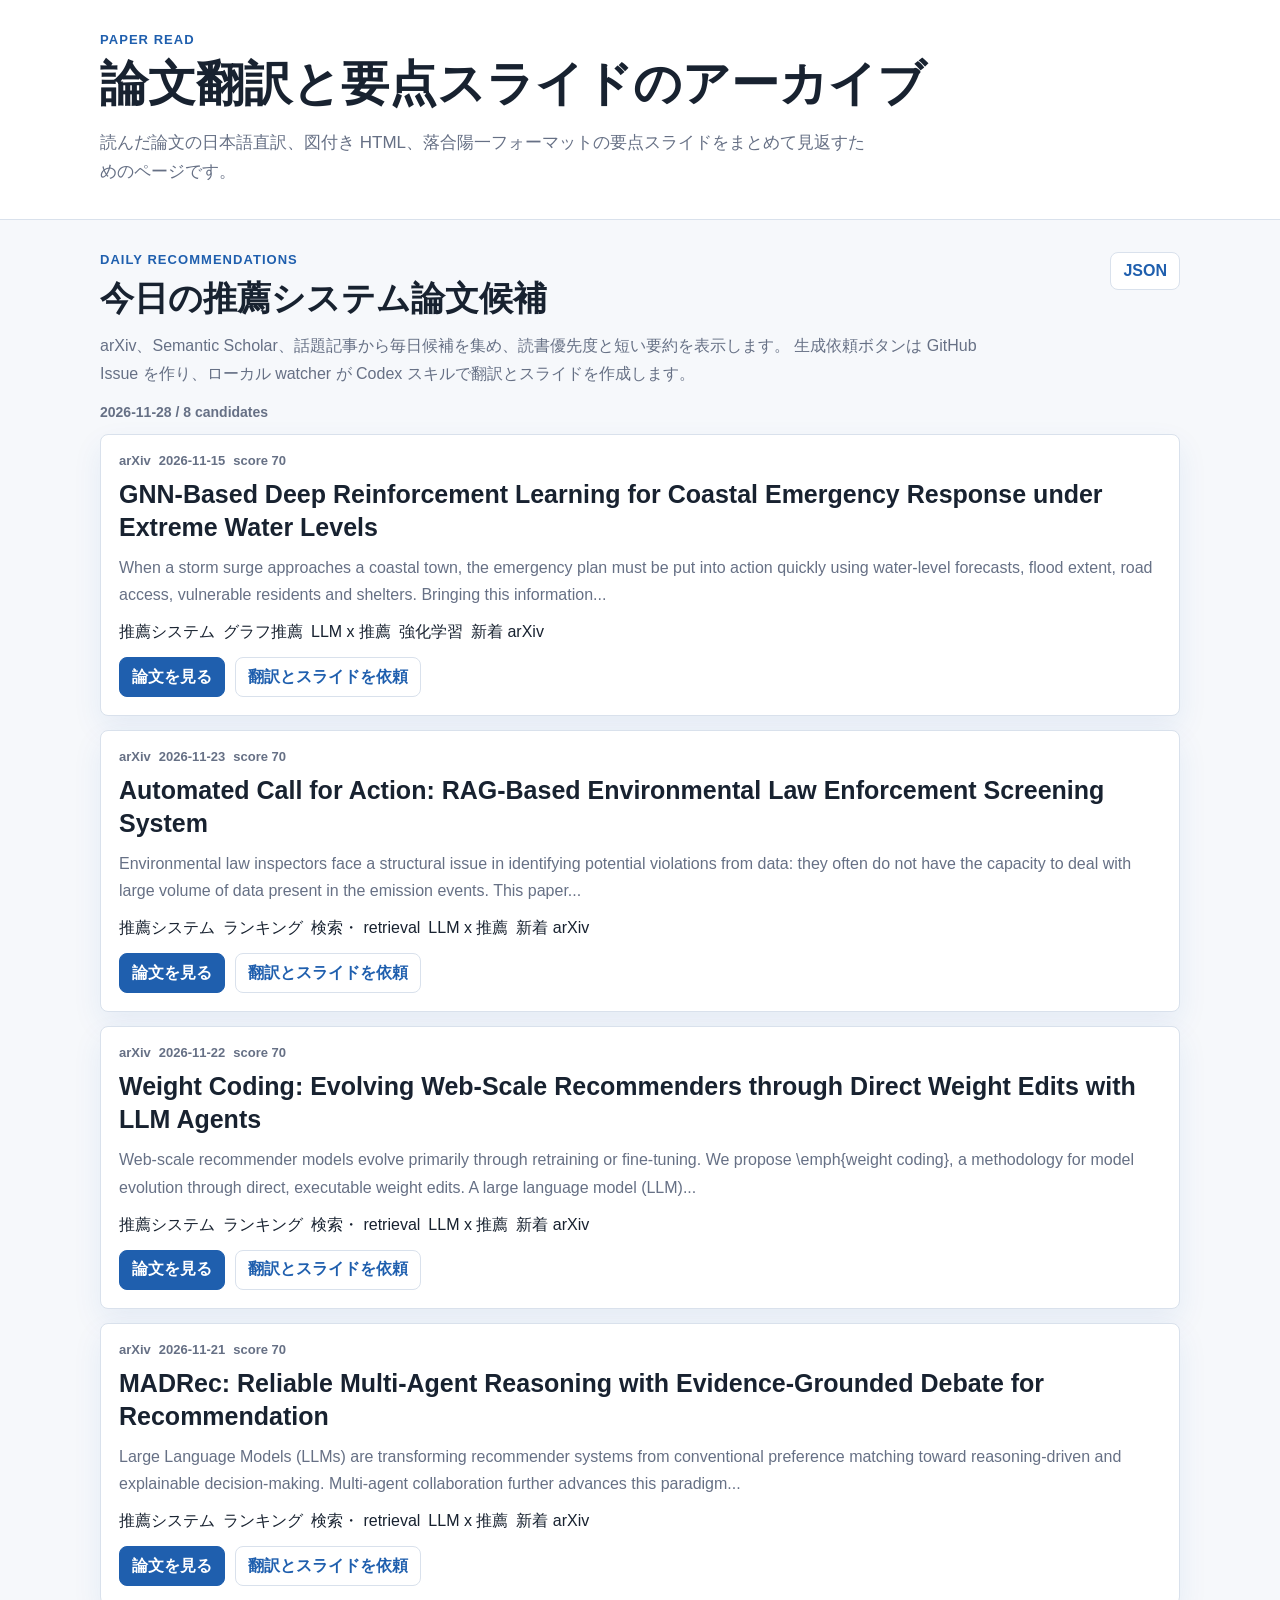
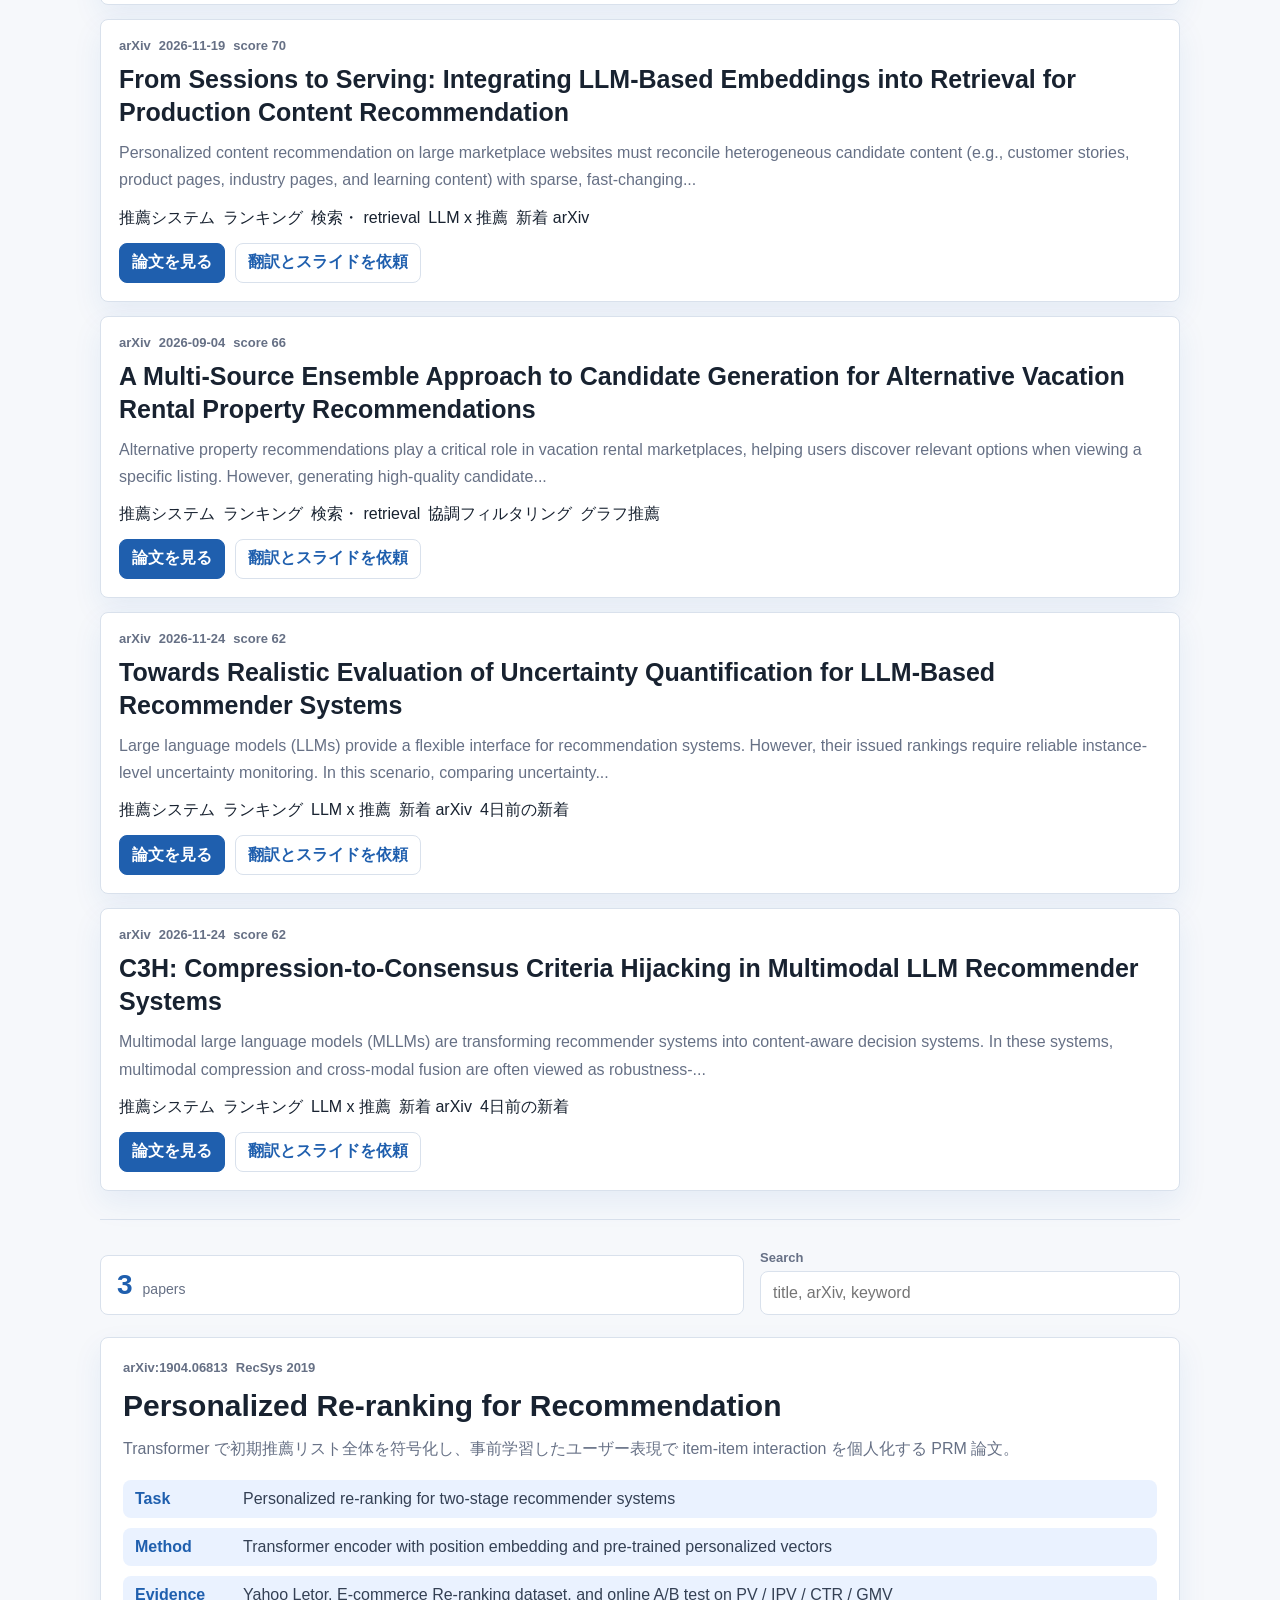
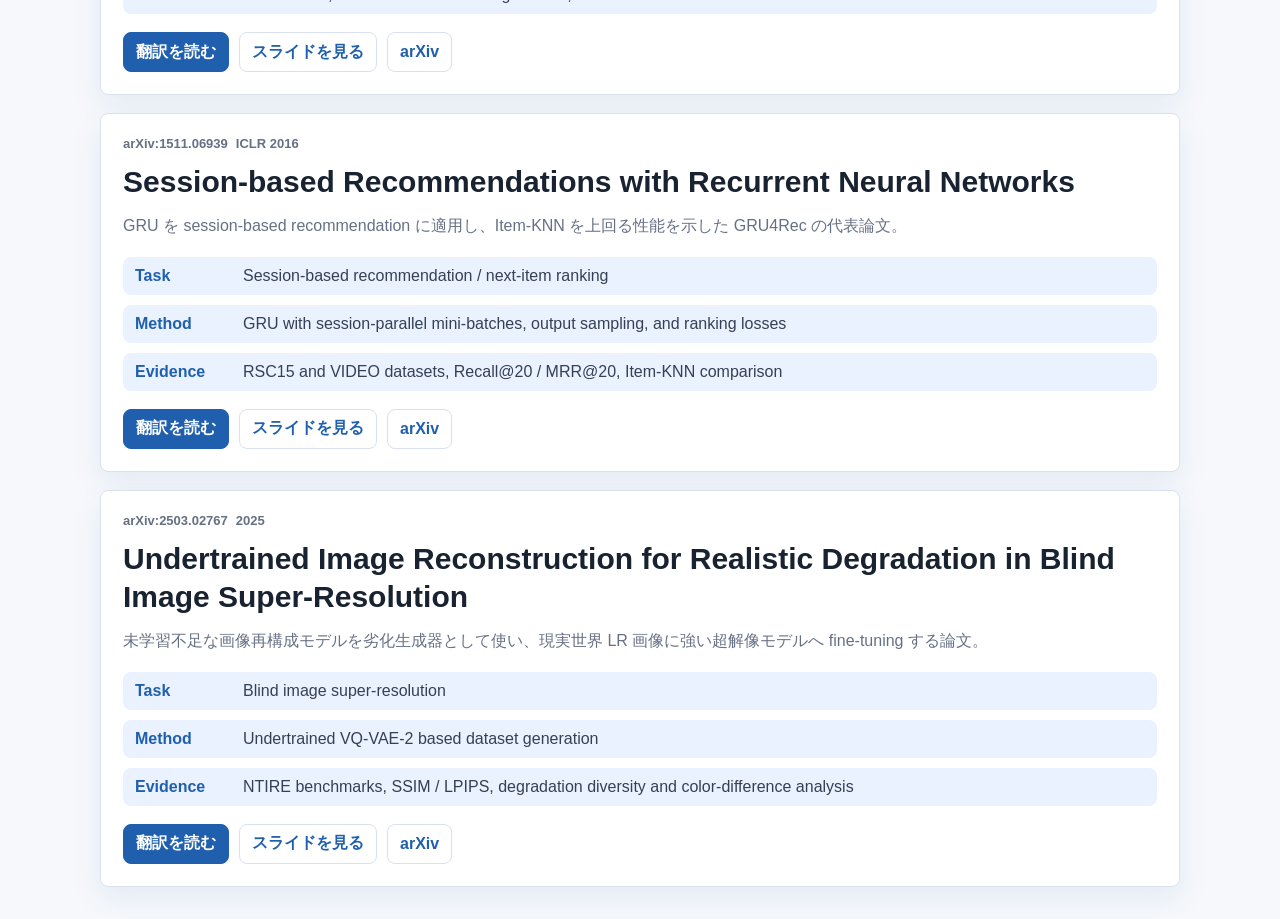
<file: index.html>
<!doctype html>
<html lang="ja">
  <head>
    <meta charset="utf-8" />
    <meta name="viewport" content="width=device-width, initial-scale=1" />
    <title>Paper Read</title>
    <link rel="stylesheet" href="./styles.css" />
  </head>
  <body>
    <header class="site-header">
      <div>
        <p class="eyebrow">Paper Read</p>
        <h1>論文翻訳と要点スライドのアーカイブ</h1>
        <p class="lead">
          読んだ論文の日本語直訳、図付き HTML、落合陽一フォーマットの要点スライドをまとめて見返すためのページです。
        </p>
      </div>
    </header>

    <main>
      <section class="recommendation-panel" aria-labelledby="daily-recommendations-title">
        <div class="section-heading">
          <div>
            <p class="eyebrow">Daily Recommendations</p>
            <h2 id="daily-recommendations-title">今日の推薦システム論文候補</h2>
          </div>
          <a class="secondary-action" href="./recommendations/latest.json">JSON</a>
        </div>
        <p class="section-lead">
          arXiv、Semantic Scholar、話題記事から毎日候補を集め、読書優先度と短い要約を表示します。
          生成依頼ボタンは GitHub Issue を作り、ローカル watcher が Codex スキルで翻訳とスライドを作成します。
        </p>
        <div class="recommendation-status" id="recommendation-status">Loading recommendations...</div>
        <div class="recommendation-list" id="recommendation-list"></div>
      </section>

      <section class="toolbar" aria-label="Filters">
        <div class="stat">
          <span class="stat-value">3</span>
          <span class="stat-label">papers</span>
        </div>
        <div class="search-box">
          <label for="paper-search">Search</label>
          <input id="paper-search" type="search" placeholder="title, arXiv, keyword" />
        </div>
      </section>

      <section class="paper-grid" id="paper-grid">
        <article
          class="paper-card"
          data-search="1904.06813 personalized re-ranking recommendation recsys 2019 transformer reranker two-stage recommendation alibaba kwai learning to rank prm dlcm ecommerce"
        >
          <div class="paper-meta">
            <span>arXiv:1904.06813</span>
            <span>RecSys 2019</span>
          </div>
          <h2>Personalized Re-ranking for Recommendation</h2>
          <p>
            Transformer で初期推薦リスト全体を符号化し、事前学習したユーザー表現で item-item interaction を個人化する PRM 論文。
          </p>
          <dl class="summary-list">
            <div>
              <dt>Task</dt>
              <dd>Personalized re-ranking for two-stage recommender systems</dd>
            </div>
            <div>
              <dt>Method</dt>
              <dd>Transformer encoder with position embedding and pre-trained personalized vectors</dd>
            </div>
            <div>
              <dt>Evidence</dt>
              <dd>Yahoo Letor, E-commerce Re-ranking dataset, and online A/B test on PV / IPV / CTR / GMV</dd>
            </div>
          </dl>
          <div class="actions">
            <a href="./papers/1904.06813/translation/">翻訳を読む</a>
            <a href="./papers/1904.06813/slides/">スライドを見る</a>
            <a href="https://arxiv.org/abs/1904.06813">arXiv</a>
          </div>
        </article>

        <article
          class="paper-card"
          data-search="1511.06939 gru4rec session-based recommendations recurrent neural networks recommender systems rnn gru item-knn recall mrr"
        >
          <div class="paper-meta">
            <span>arXiv:1511.06939</span>
            <span>ICLR 2016</span>
          </div>
          <h2>Session-based Recommendations with Recurrent Neural Networks</h2>
          <p>
            GRU を session-based recommendation に適用し、Item-KNN を上回る性能を示した GRU4Rec の代表論文。
          </p>
          <dl class="summary-list">
            <div>
              <dt>Task</dt>
              <dd>Session-based recommendation / next-item ranking</dd>
            </div>
            <div>
              <dt>Method</dt>
              <dd>GRU with session-parallel mini-batches, output sampling, and ranking losses</dd>
            </div>
            <div>
              <dt>Evidence</dt>
              <dd>RSC15 and VIDEO datasets, Recall@20 / MRR@20, Item-KNN comparison</dd>
            </div>
          </dl>
          <div class="actions">
            <a href="./papers/1511.06939/translation/">翻訳を読む</a>
            <a href="./papers/1511.06939/slides/">スライドを見る</a>
            <a href="https://arxiv.org/abs/1511.06939">arXiv</a>
          </div>
        </article>

        <article
          class="paper-card"
          data-search="2503.02767 undertrained image reconstruction blind image super-resolution vq-vae-2 degradation sr"
        >
          <div class="paper-meta">
            <span>arXiv:2503.02767</span>
            <span>2025</span>
          </div>
          <h2>Undertrained Image Reconstruction for Realistic Degradation in Blind Image Super-Resolution</h2>
          <p>
            未学習不足な画像再構成モデルを劣化生成器として使い、現実世界 LR 画像に強い超解像モデルへ fine-tuning する論文。
          </p>
          <dl class="summary-list">
            <div>
              <dt>Task</dt>
              <dd>Blind image super-resolution</dd>
            </div>
            <div>
              <dt>Method</dt>
              <dd>Undertrained VQ-VAE-2 based dataset generation</dd>
            </div>
            <div>
              <dt>Evidence</dt>
              <dd>NTIRE benchmarks, SSIM / LPIPS, degradation diversity and color-difference analysis</dd>
            </div>
          </dl>
          <div class="actions">
            <a href="./papers/2503.02767/translation/">翻訳を読む</a>
            <a href="./papers/2503.02767/slides/">スライドを見る</a>
            <a href="https://arxiv.org/abs/2503.02767">arXiv</a>
          </div>
        </article>
      </section>
    </main>

    <script src="./script.js"></script>
  </body>
</html>
</file>
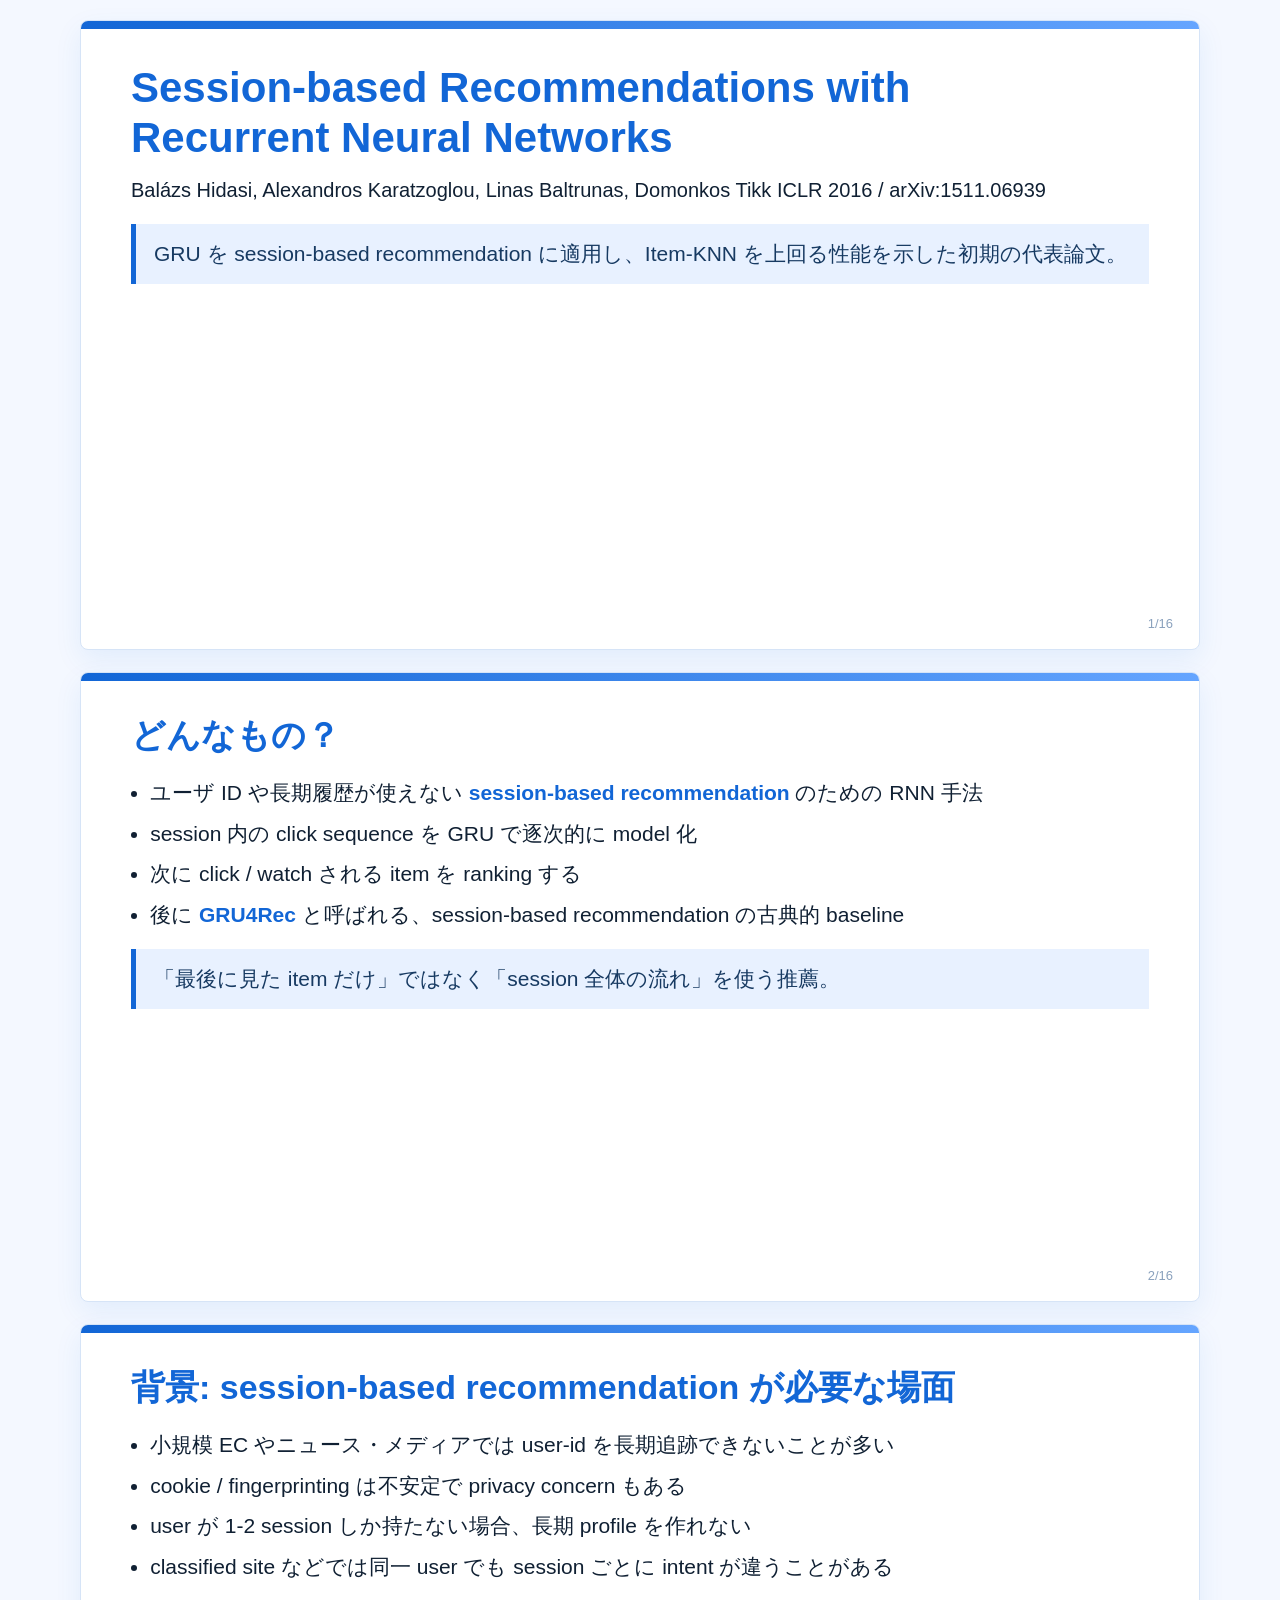
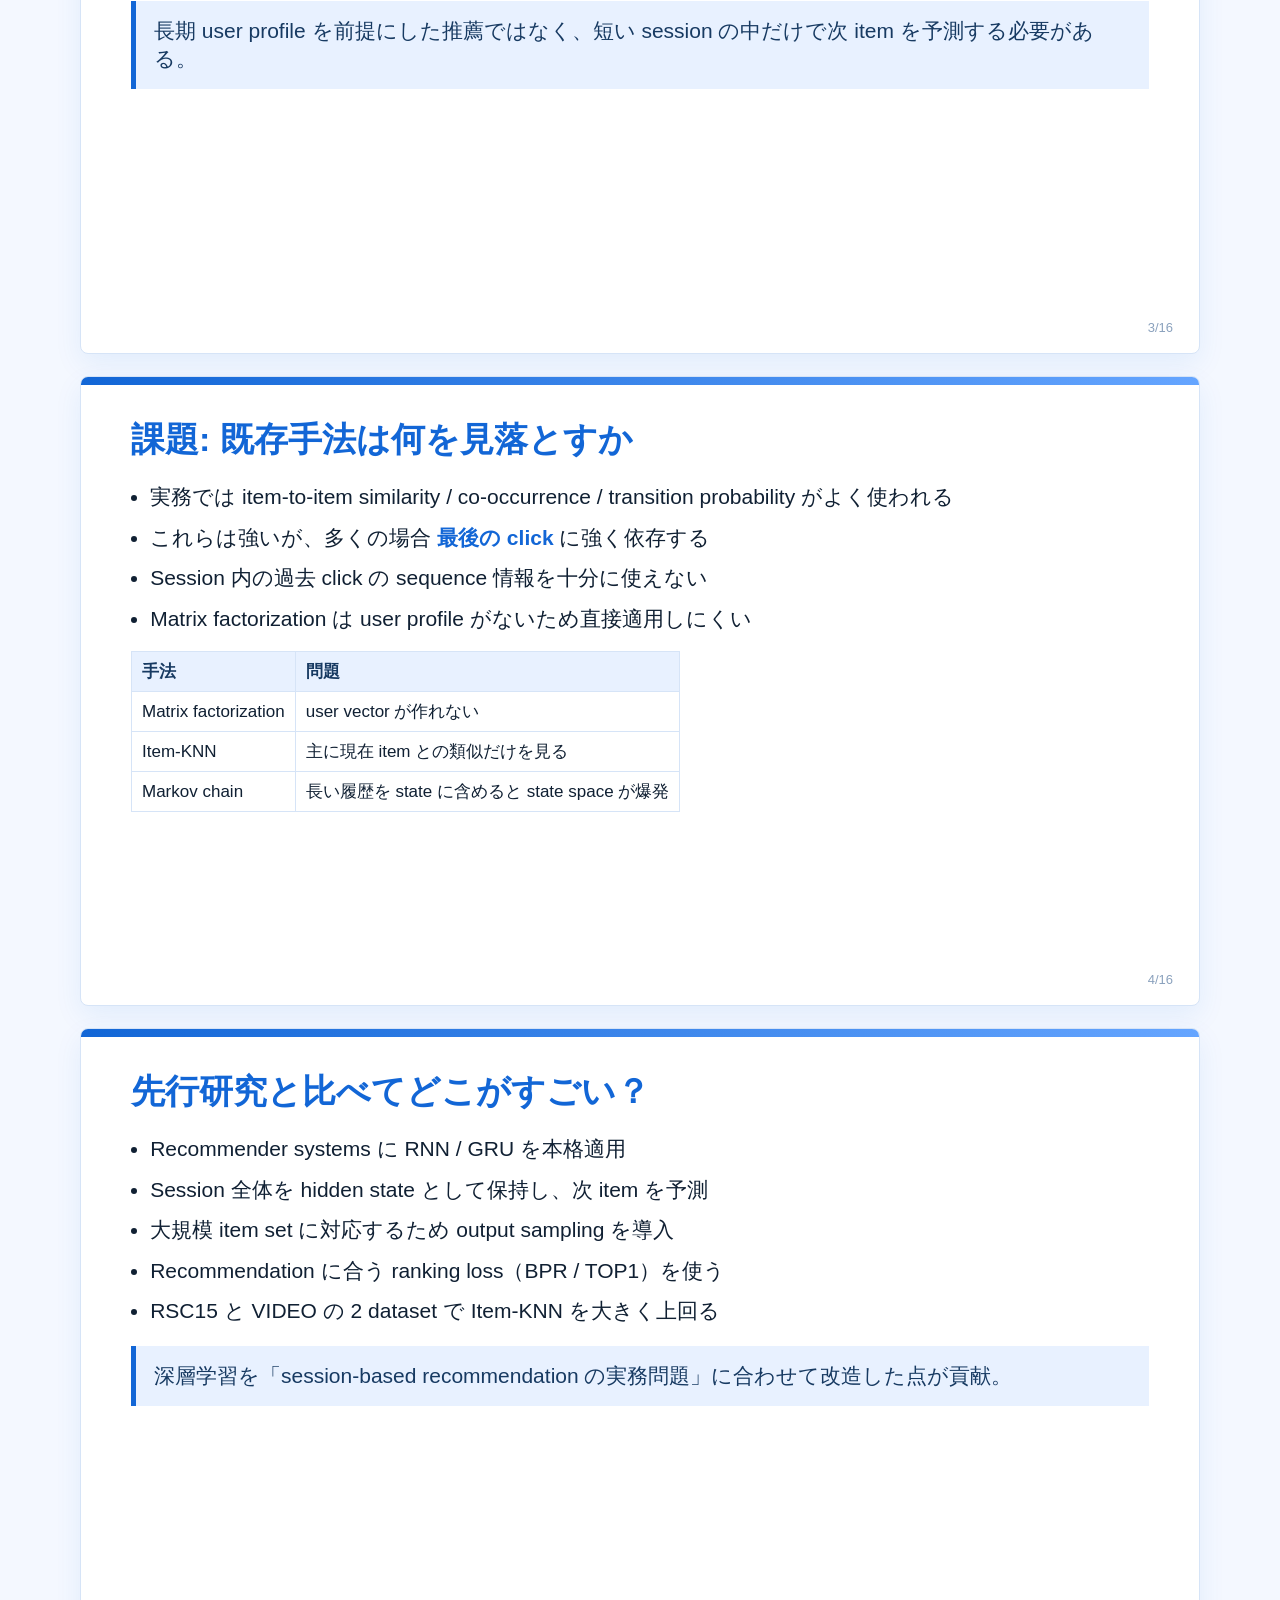
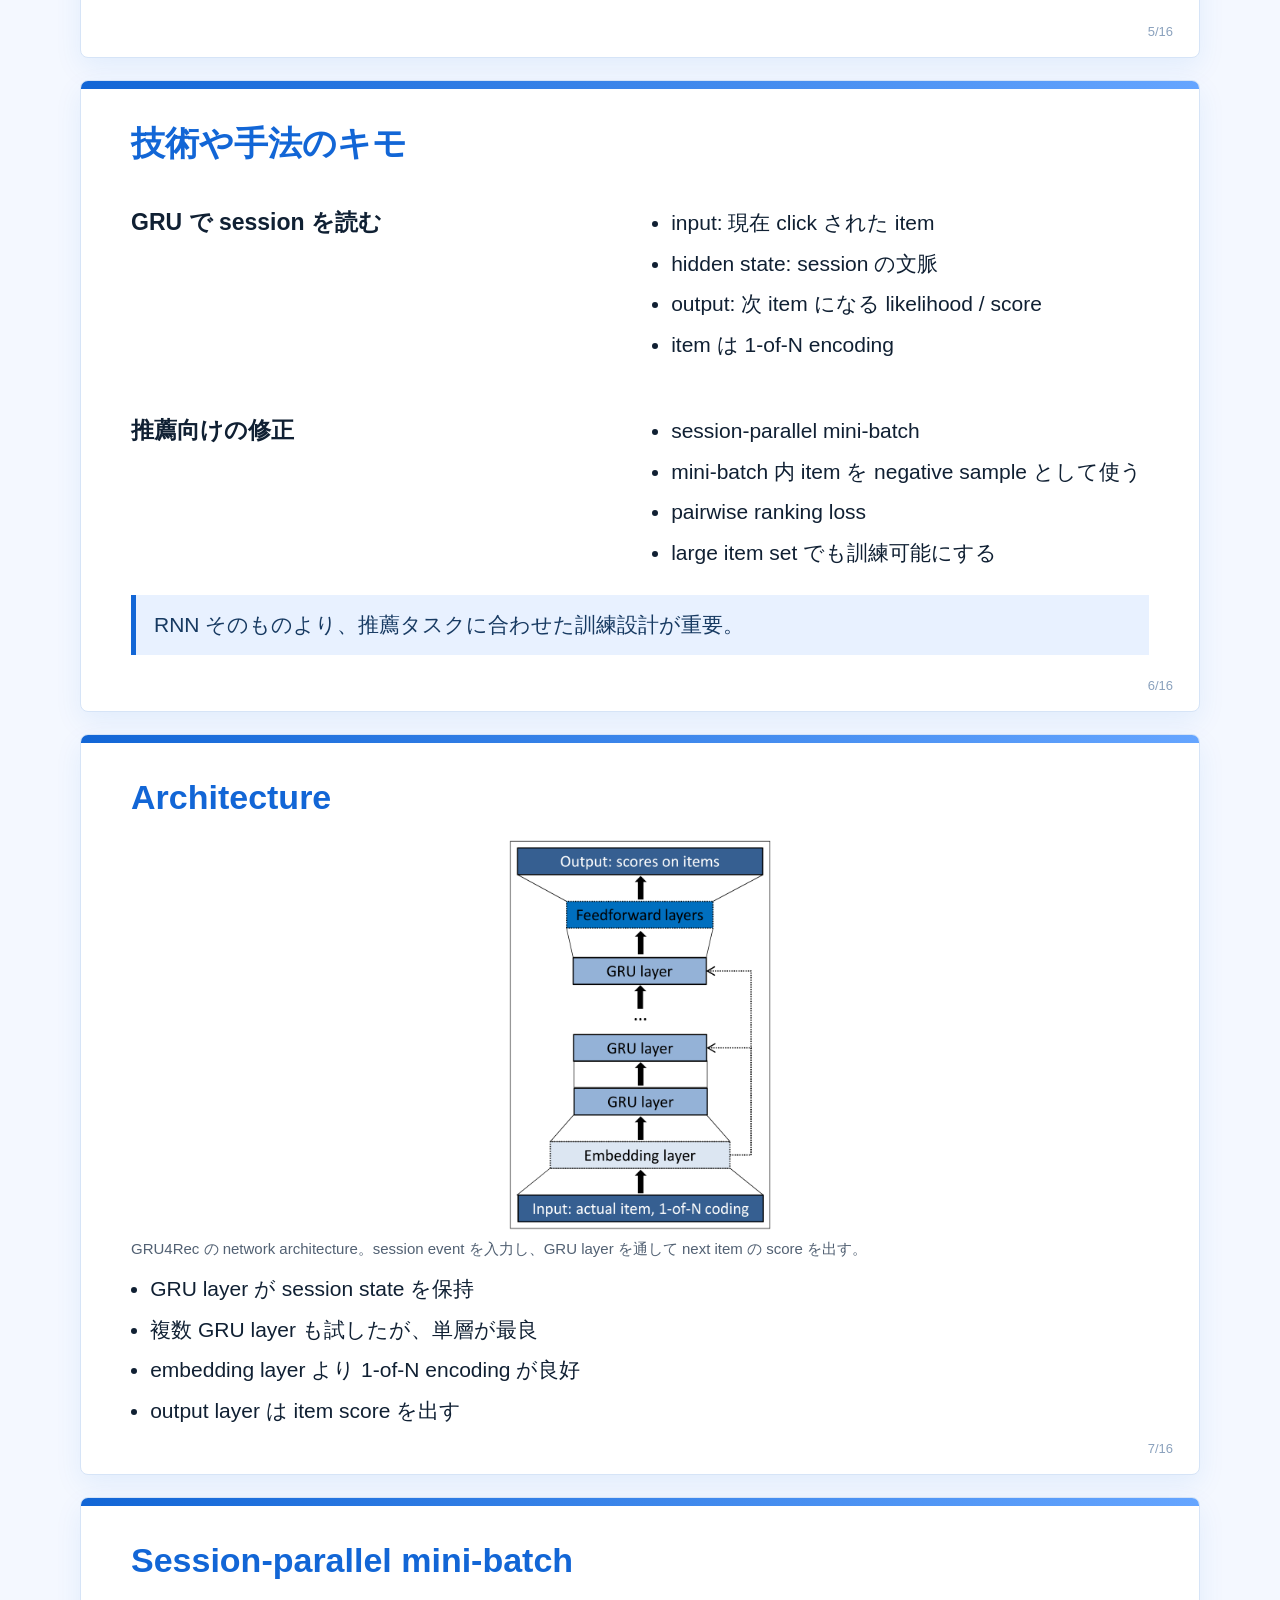
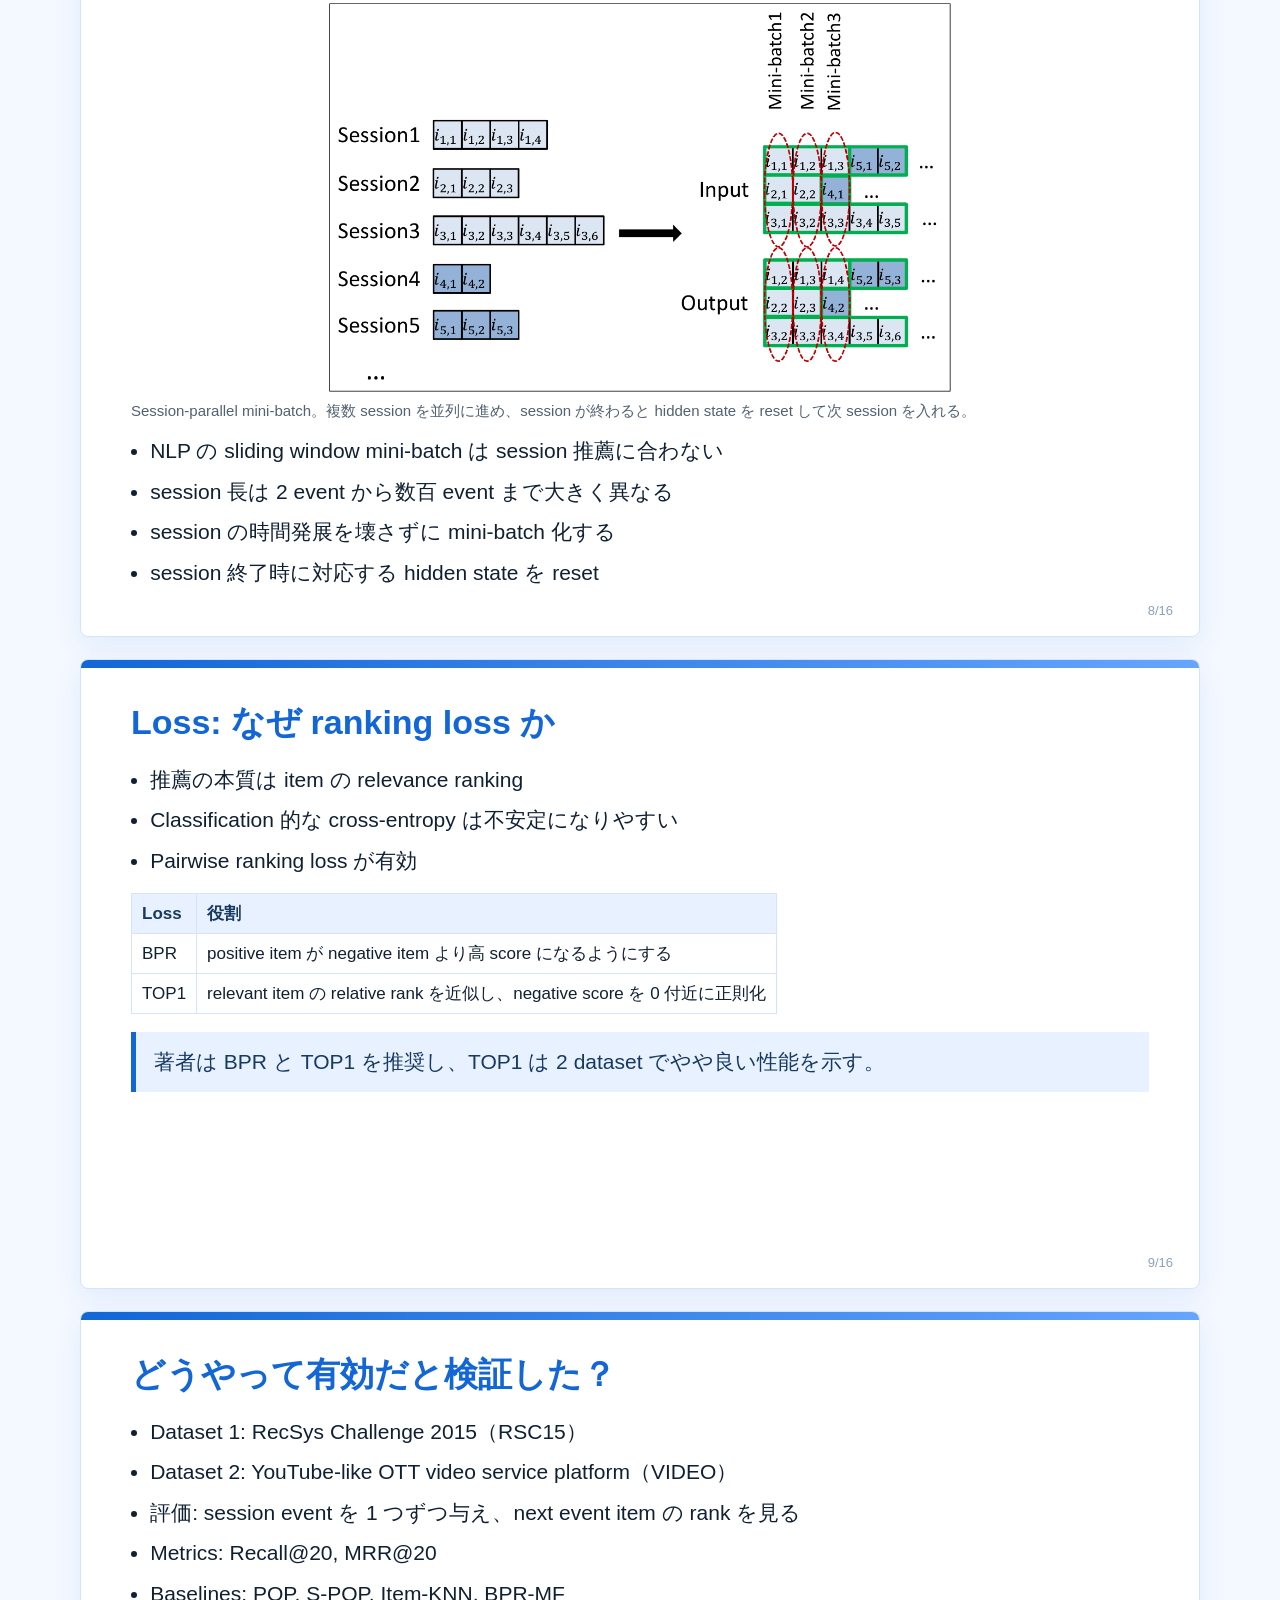
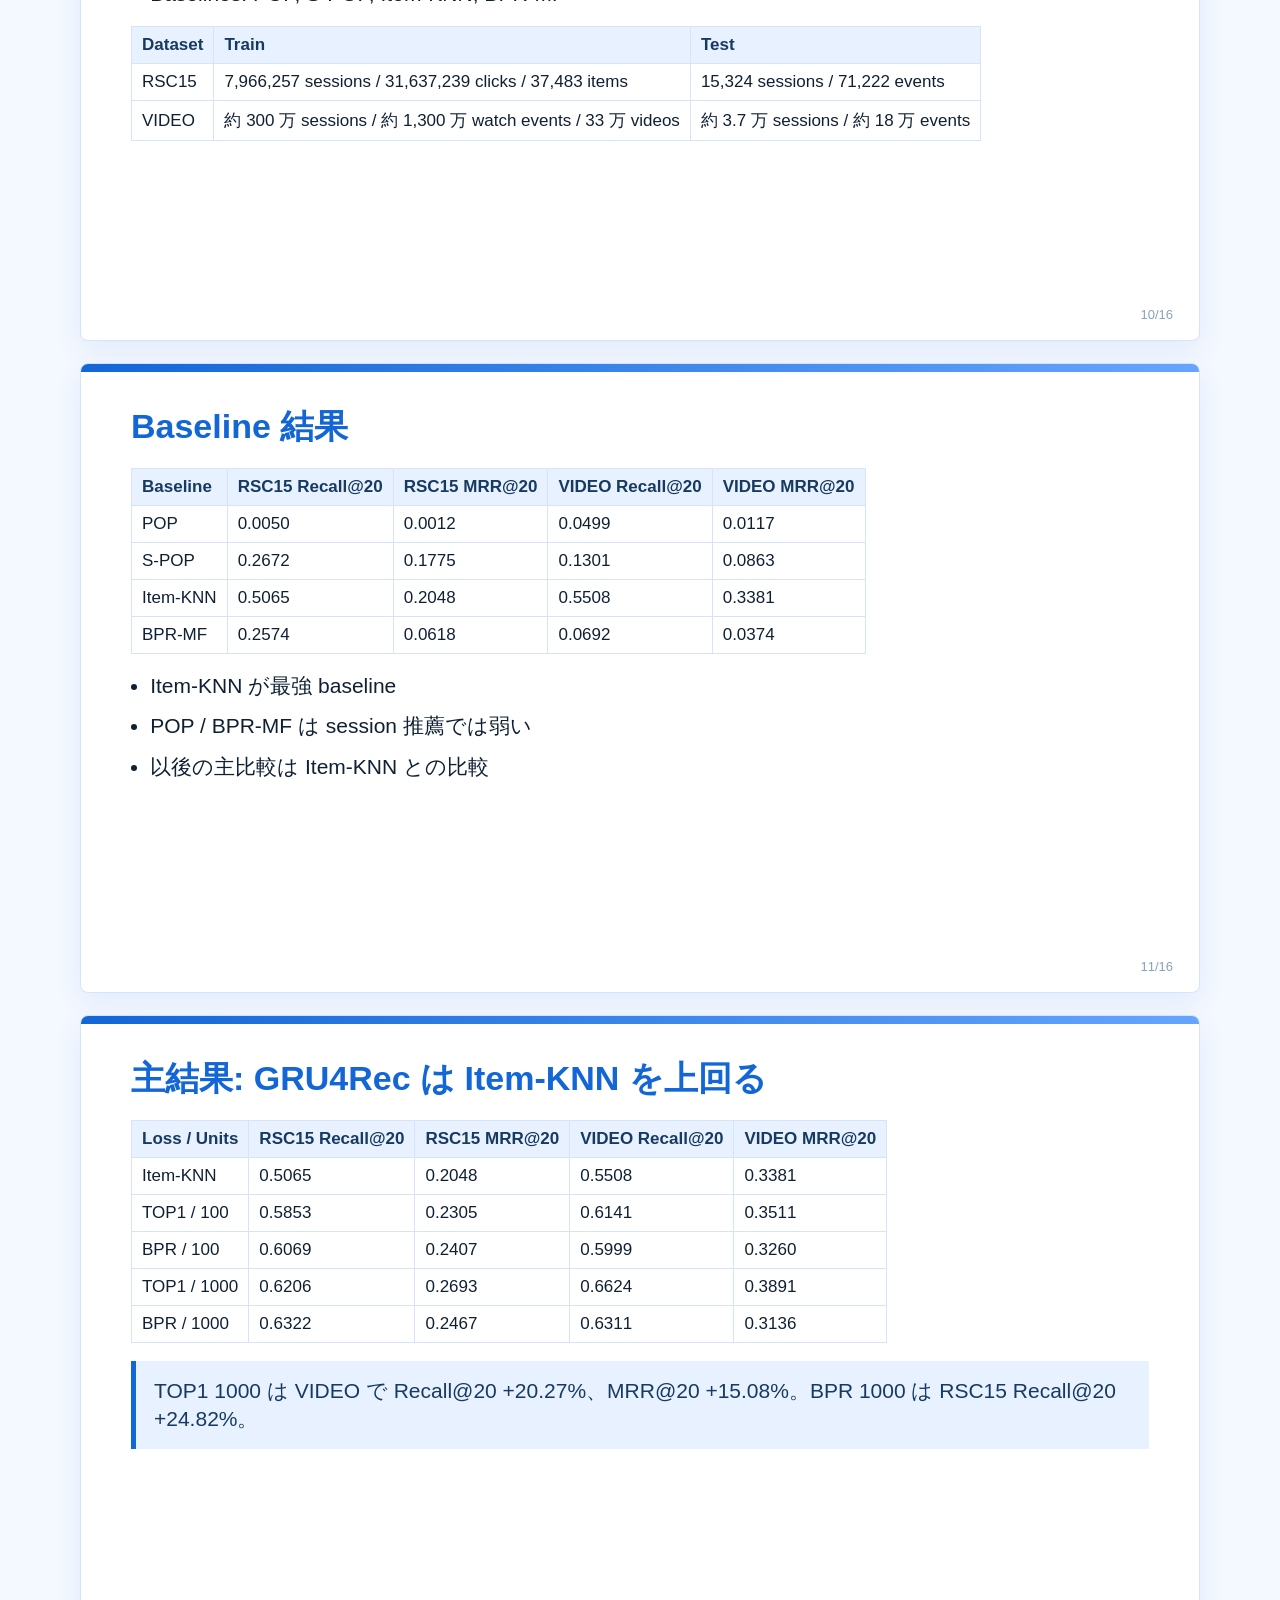
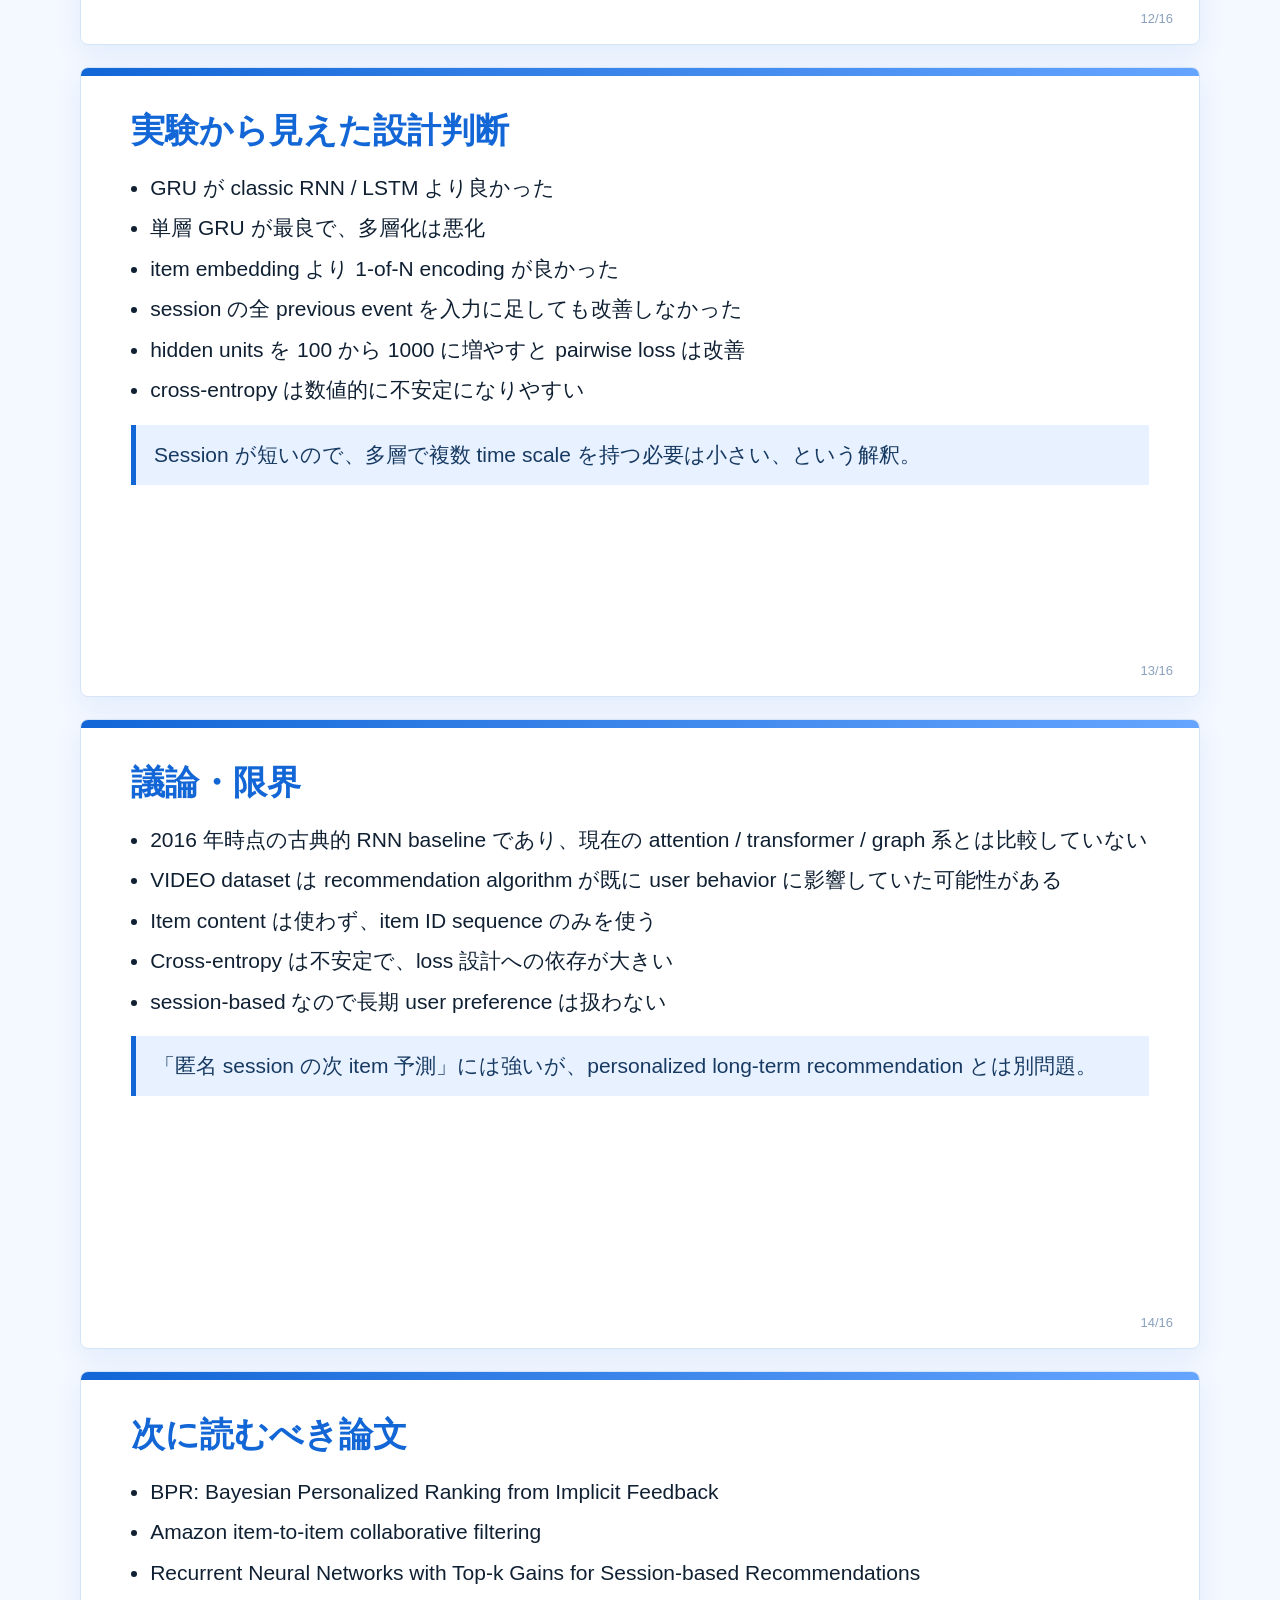
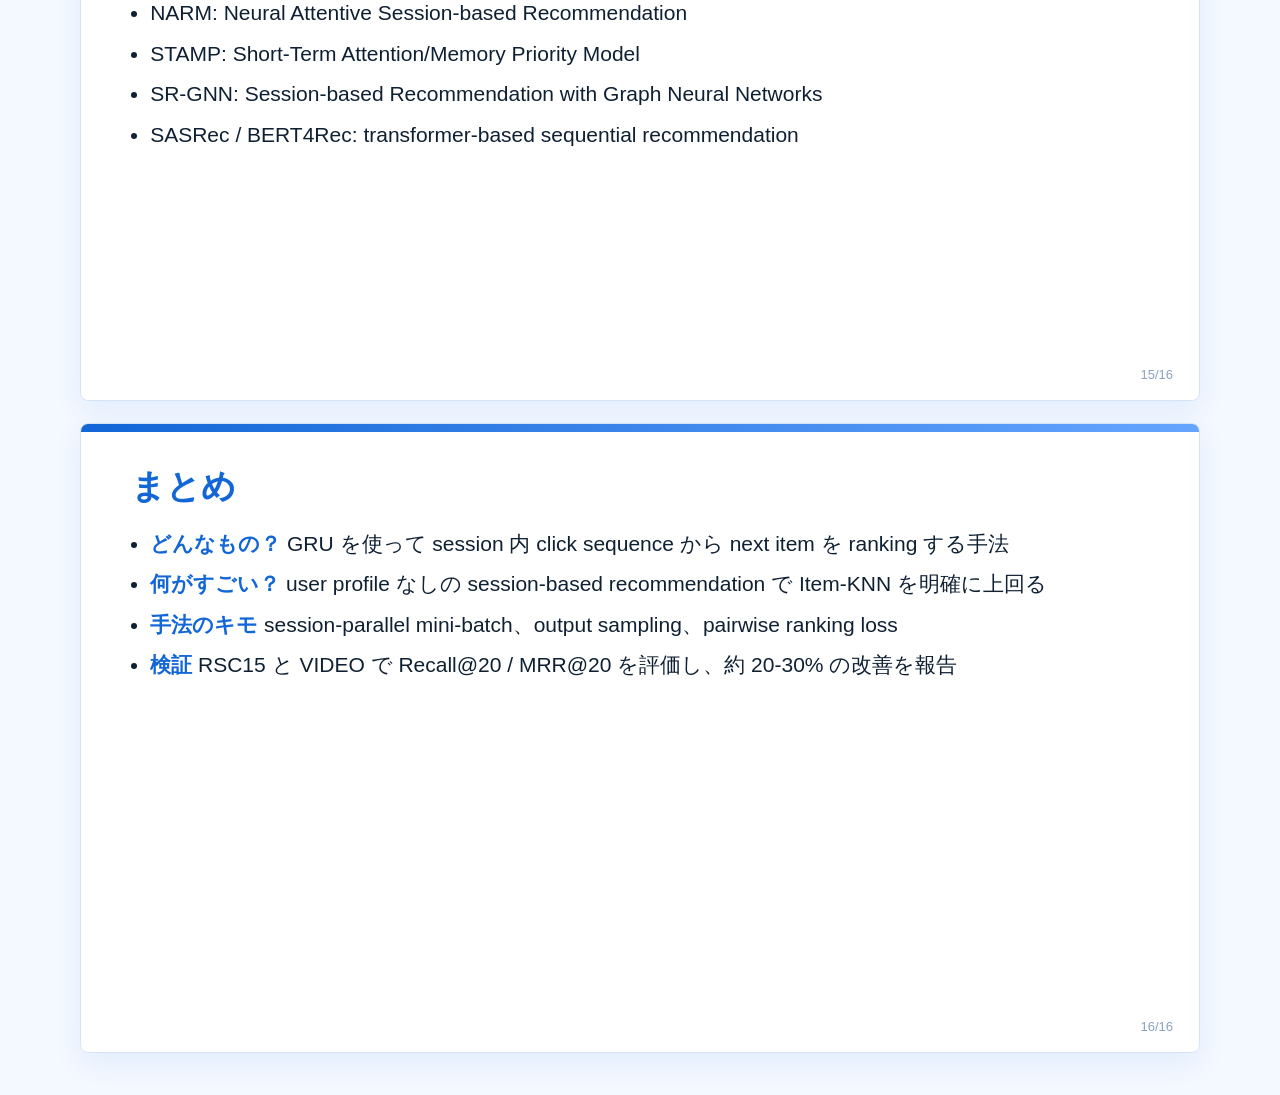
<file: papers/1511.06939/slides/index.html>
<!doctype html><html lang="ja"><head><meta charset="utf-8"><meta name="viewport" content="width=device-width, initial-scale=1"><title>GRU4Rec - Ochiai Slides</title><style>
:root {
  color-scheme: light;
  --bg: #f4f8ff;
  --slide: #ffffff;
  --ink: #102033;
  --muted: #526173;
  --blue: #1266d6;
  --blue-2: #e8f1ff;
  --line: #d6e4f7;
}
* { box-sizing: border-box; }
body {
  margin: 0;
  background: var(--bg);
  color: var(--ink);
  font-family: -apple-system, BlinkMacSystemFont, "Hiragino Sans", "Yu Gothic", "Noto Sans JP", sans-serif;
}
.deck { width: 100%; padding: 20px; }
.slide {
  width: min(1120px, calc(100vw - 32px));
  min-height: min(630px, calc((100vw - 32px) * 9 / 16));
  margin: 0 auto 22px;
  padding: 42px 50px 38px;
  background: var(--slide);
  border: 1px solid var(--line);
  border-radius: 8px;
  box-shadow: 0 10px 28px rgba(18, 102, 214, 0.08);
  position: relative;
  overflow: hidden;
}
.slide::before {
  content: "";
  position: absolute;
  inset: 0 0 auto 0;
  height: 8px;
  background: linear-gradient(90deg, var(--blue), #65a5ff);
}
.slide-number {
  position: absolute;
  right: 26px;
  bottom: 18px;
  color: #8aa1bd;
  font-size: 13px;
}
h1, h2, h3 { margin: 0; line-height: 1.18; letter-spacing: 0; }
h1 { font-size: 42px; color: var(--blue); max-width: 900px; }
h2 { font-size: 34px; color: var(--blue); margin-bottom: 22px; }
h3 { font-size: 23px; margin: 24px 0 10px; }
p { font-size: 20px; line-height: 1.62; margin: 12px 0; }
ul, ol { margin: 14px 0 0 1.2em; padding: 0; }
li { font-size: 21px; line-height: 1.55; margin: 8px 0; }
strong { color: var(--blue); }
code { background: #eef5ff; padding: 2px 5px; border-radius: 4px; }
blockquote {
  margin: 18px 0;
  padding: 16px 18px;
  border-left: 5px solid var(--blue);
  background: var(--blue-2);
  color: #173a62;
  font-size: 21px;
}
figure { margin: 18px 0 0; }
img { max-width: 100%; max-height: 390px; display: block; margin: 0 auto; object-fit: contain; }
figcaption { color: var(--muted); font-size: 15px; line-height: 1.45; margin-top: 8px; }
table { border-collapse: collapse; width: 100%; margin: 16px 0; font-size: 17px; display: block; overflow-x: auto; }
th, td { border: 1px solid var(--line); padding: 8px 10px; text-align: left; white-space: nowrap; }
th { background: var(--blue-2); color: #173a62; }
.two-col { display: grid; grid-template-columns: 1fr 1fr; gap: 24px; align-items: start; }
@media (max-width: 720px) {
  .deck { padding: 10px; }
  .slide { width: calc(100vw - 20px); min-height: auto; padding: 30px 22px 42px; margin-bottom: 14px; }
  h1 { font-size: 30px; }
  h2 { font-size: 25px; }
  h3 { font-size: 20px; }
  p, li { font-size: 17px; }
  .two-col { grid-template-columns: 1fr; }
  img { max-height: none; }
}
@media print {
  body { background: white; }
  .deck { padding: 0; }
  .slide { page-break-after: always; margin: 0; width: 100vw; min-height: 100vh; border: 0; box-shadow: none; border-radius: 0; }
}
</style></head><body><main class="deck"><section class="slide"><h1>Session-based Recommendations with Recurrent Neural Networks</h1>
<p>Balázs Hidasi, Alexandros Karatzoglou, Linas Baltrunas, Domonkos Tikk ICLR 2016 / arXiv:1511.06939</p>
<blockquote>GRU を session-based recommendation に適用し、Item-KNN を上回る性能を示した初期の代表論文。</blockquote><div class="slide-number">1/16</div></section>
<section class="slide"><h2>どんなもの？</h2>
<ul>
<li>ユーザ ID や長期履歴が使えない <strong>session-based recommendation</strong> のための RNN 手法</li>
<li>session 内の click sequence を GRU で逐次的に model 化</li>
<li>次に click / watch される item を ranking する</li>
<li>後に <strong>GRU4Rec</strong> と呼ばれる、session-based recommendation の古典的 baseline</li>
</ul>
<blockquote>「最後に見た item だけ」ではなく「session 全体の流れ」を使う推薦。</blockquote><div class="slide-number">2/16</div></section>
<section class="slide"><h2>背景: session-based recommendation が必要な場面</h2>
<ul>
<li>小規模 EC やニュース・メディアでは user-id を長期追跡できないことが多い</li>
<li>cookie / fingerprinting は不安定で privacy concern もある</li>
<li>user が 1-2 session しか持たない場合、長期 profile を作れない</li>
<li>classified site などでは同一 user でも session ごとに intent が違うことがある</li>
</ul>
<blockquote>長期 user profile を前提にした推薦ではなく、短い session の中だけで次 item を予測する必要がある。</blockquote><div class="slide-number">3/16</div></section>
<section class="slide"><h2>課題: 既存手法は何を見落とすか</h2>
<ul>
<li>実務では item-to-item similarity / co-occurrence / transition probability がよく使われる</li>
<li>これらは強いが、多くの場合 <strong>最後の click</strong> に強く依存する</li>
<li>Session 内の過去 click の sequence 情報を十分に使えない</li>
<li>Matrix factorization は user profile がないため直接適用しにくい</li>
</ul>
<table><thead><tr><th>手法</th><th>問題</th></tr></thead><tbody>
<tr><td>Matrix factorization</td><td>user vector が作れない</td></tr>
<tr><td>Item-KNN</td><td>主に現在 item との類似だけを見る</td></tr>
<tr><td>Markov chain</td><td>長い履歴を state に含めると state space が爆発</td></tr>
</tbody></table><div class="slide-number">4/16</div></section>
<section class="slide"><h2>先行研究と比べてどこがすごい？</h2>
<ul>
<li>Recommender systems に RNN / GRU を本格適用</li>
<li>Session 全体を hidden state として保持し、次 item を予測</li>
<li>大規模 item set に対応するため output sampling を導入</li>
<li>Recommendation に合う ranking loss（BPR / TOP1）を使う</li>
<li>RSC15 と VIDEO の 2 dataset で Item-KNN を大きく上回る</li>
</ul>
<blockquote>深層学習を「session-based recommendation の実務問題」に合わせて改造した点が貢献。</blockquote><div class="slide-number">5/16</div></section>
<section class="slide"><h2>技術や手法のキモ</h2>
<div class="two-col">
<h3>GRU で session を読む</h3>
<ul>
<li>input: 現在 click された item</li>
<li>hidden state: session の文脈</li>
<li>output: 次 item になる likelihood / score</li>
<li>item は 1-of-N encoding</li>
</ul>
<h3>推薦向けの修正</h3>
<ul>
<li>session-parallel mini-batch</li>
<li>mini-batch 内 item を negative sample として使う</li>
<li>pairwise ranking loss</li>
<li>large item set でも訓練可能にする</li>
</ul>
</div>
<blockquote>RNN そのものより、推薦タスクに合わせた訓練設計が重要。</blockquote><div class="slide-number">6/16</div></section>
<section class="slide"><h2>Architecture</h2>
<figure><img src="assets/arch.png" alt="GRU4Rec の network architecture。session event を入力し、GRU layer を通して next item の score を出す。"><figcaption>GRU4Rec の network architecture。session event を入力し、GRU layer を通して next item の score を出す。</figcaption></figure>
<ul>
<li>GRU layer が session state を保持</li>
<li>複数 GRU layer も試したが、単層が最良</li>
<li>embedding layer より 1-of-N encoding が良好</li>
<li>output layer は item score を出す</li>
</ul><div class="slide-number">7/16</div></section>
<section class="slide"><h2>Session-parallel mini-batch</h2>
<figure><img src="assets/mini-batch.png" alt="Session-parallel mini-batch。複数 session を並列に進め、session が終わると hidden state を reset して次 session を入れる。"><figcaption>Session-parallel mini-batch。複数 session を並列に進め、session が終わると hidden state を reset して次 session を入れる。</figcaption></figure>
<ul>
<li>NLP の sliding window mini-batch は session 推薦に合わない</li>
<li>session 長は 2 event から数百 event まで大きく異なる</li>
<li>session の時間発展を壊さずに mini-batch 化する</li>
<li>session 終了時に対応する hidden state を reset</li>
</ul><div class="slide-number">8/16</div></section>
<section class="slide"><h2>Loss: なぜ ranking loss か</h2>
<ul>
<li>推薦の本質は item の relevance ranking</li>
<li>Classification 的な cross-entropy は不安定になりやすい</li>
<li>Pairwise ranking loss が有効</li>
</ul>
<table><thead><tr><th>Loss</th><th>役割</th></tr></thead><tbody>
<tr><td>BPR</td><td>positive item が negative item より高 score になるようにする</td></tr>
<tr><td>TOP1</td><td>relevant item の relative rank を近似し、negative score を 0 付近に正則化</td></tr>
</tbody></table>
<blockquote>著者は BPR と TOP1 を推奨し、TOP1 は 2 dataset でやや良い性能を示す。</blockquote><div class="slide-number">9/16</div></section>
<section class="slide"><h2>どうやって有効だと検証した？</h2>
<ul>
<li>Dataset 1: RecSys Challenge 2015（RSC15）</li>
<li>Dataset 2: YouTube-like OTT video service platform（VIDEO）</li>
<li>評価: session event を 1 つずつ与え、next event item の rank を見る</li>
<li>Metrics: Recall@20, MRR@20</li>
<li>Baselines: POP, S-POP, Item-KNN, BPR-MF</li>
</ul>
<table><thead><tr><th>Dataset</th><th>Train</th><th>Test</th></tr></thead><tbody>
<tr><td>RSC15</td><td>7,966,257 sessions / 31,637,239 clicks / 37,483 items</td><td>15,324 sessions / 71,222 events</td></tr>
<tr><td>VIDEO</td><td>約 300 万 sessions / 約 1,300 万 watch events / 33 万 videos</td><td>約 3.7 万 sessions / 約 18 万 events</td></tr>
</tbody></table><div class="slide-number">10/16</div></section>
<section class="slide"><h2>Baseline 結果</h2>
<table><thead><tr><th>Baseline</th><th>RSC15 Recall@20</th><th>RSC15 MRR@20</th><th>VIDEO Recall@20</th><th>VIDEO MRR@20</th></tr></thead><tbody>
<tr><td>POP</td><td>0.0050</td><td>0.0012</td><td>0.0499</td><td>0.0117</td></tr>
<tr><td>S-POP</td><td>0.2672</td><td>0.1775</td><td>0.1301</td><td>0.0863</td></tr>
<tr><td>Item-KNN</td><td>0.5065</td><td>0.2048</td><td>0.5508</td><td>0.3381</td></tr>
<tr><td>BPR-MF</td><td>0.2574</td><td>0.0618</td><td>0.0692</td><td>0.0374</td></tr>
</tbody></table>
<ul>
<li>Item-KNN が最強 baseline</li>
<li>POP / BPR-MF は session 推薦では弱い</li>
<li>以後の主比較は Item-KNN との比較</li>
</ul><div class="slide-number">11/16</div></section>
<section class="slide"><h2>主結果: GRU4Rec は Item-KNN を上回る</h2>
<table><thead><tr><th>Loss / Units</th><th>RSC15 Recall@20</th><th>RSC15 MRR@20</th><th>VIDEO Recall@20</th><th>VIDEO MRR@20</th></tr></thead><tbody>
<tr><td>Item-KNN</td><td>0.5065</td><td>0.2048</td><td>0.5508</td><td>0.3381</td></tr>
<tr><td>TOP1 / 100</td><td>0.5853</td><td>0.2305</td><td>0.6141</td><td>0.3511</td></tr>
<tr><td>BPR / 100</td><td>0.6069</td><td>0.2407</td><td>0.5999</td><td>0.3260</td></tr>
<tr><td>TOP1 / 1000</td><td>0.6206</td><td>0.2693</td><td>0.6624</td><td>0.3891</td></tr>
<tr><td>BPR / 1000</td><td>0.6322</td><td>0.2467</td><td>0.6311</td><td>0.3136</td></tr>
</tbody></table>
<blockquote>TOP1 1000 は VIDEO で Recall@20 +20.27%、MRR@20 +15.08%。BPR 1000 は RSC15 Recall@20 +24.82%。</blockquote><div class="slide-number">12/16</div></section>
<section class="slide"><h2>実験から見えた設計判断</h2>
<ul>
<li>GRU が classic RNN / LSTM より良かった</li>
<li>単層 GRU が最良で、多層化は悪化</li>
<li>item embedding より 1-of-N encoding が良かった</li>
<li>session の全 previous event を入力に足しても改善しなかった</li>
<li>hidden units を 100 から 1000 に増やすと pairwise loss は改善</li>
<li>cross-entropy は数値的に不安定になりやすい</li>
</ul>
<blockquote>Session が短いので、多層で複数 time scale を持つ必要は小さい、という解釈。</blockquote><div class="slide-number">13/16</div></section>
<section class="slide"><h2>議論・限界</h2>
<ul>
<li>2016 年時点の古典的 RNN baseline であり、現在の attention / transformer / graph 系とは比較していない</li>
<li>VIDEO dataset は recommendation algorithm が既に user behavior に影響していた可能性がある</li>
<li>Item content は使わず、item ID sequence のみを使う</li>
<li>Cross-entropy は不安定で、loss 設計への依存が大きい</li>
<li>session-based なので長期 user preference は扱わない</li>
</ul>
<blockquote>「匿名 session の次 item 予測」には強いが、personalized long-term recommendation とは別問題。</blockquote><div class="slide-number">14/16</div></section>
<section class="slide"><h2>次に読むべき論文</h2>
<ul>
<li>BPR: Bayesian Personalized Ranking from Implicit Feedback</li>
<li>Amazon item-to-item collaborative filtering</li>
<li>Recurrent Neural Networks with Top-k Gains for Session-based Recommendations</li>
<li>NARM: Neural Attentive Session-based Recommendation</li>
<li>STAMP: Short-Term Attention/Memory Priority Model</li>
<li>SR-GNN: Session-based Recommendation with Graph Neural Networks</li>
<li>SASRec / BERT4Rec: transformer-based sequential recommendation</li>
</ul><div class="slide-number">15/16</div></section>
<section class="slide"><h2>まとめ</h2>
<ul>
<li><strong>どんなもの？</strong> GRU を使って session 内 click sequence から next item を ranking する手法</li>
<li><strong>何がすごい？</strong> user profile なしの session-based recommendation で Item-KNN を明確に上回る</li>
<li><strong>手法のキモ</strong> session-parallel mini-batch、output sampling、pairwise ranking loss</li>
<li><strong>検証</strong> RSC15 と VIDEO で Recall@20 / MRR@20 を評価し、約 20-30% の改善を報告</li>
</ul><div class="slide-number">16/16</div></section></main></body></html>
</file>
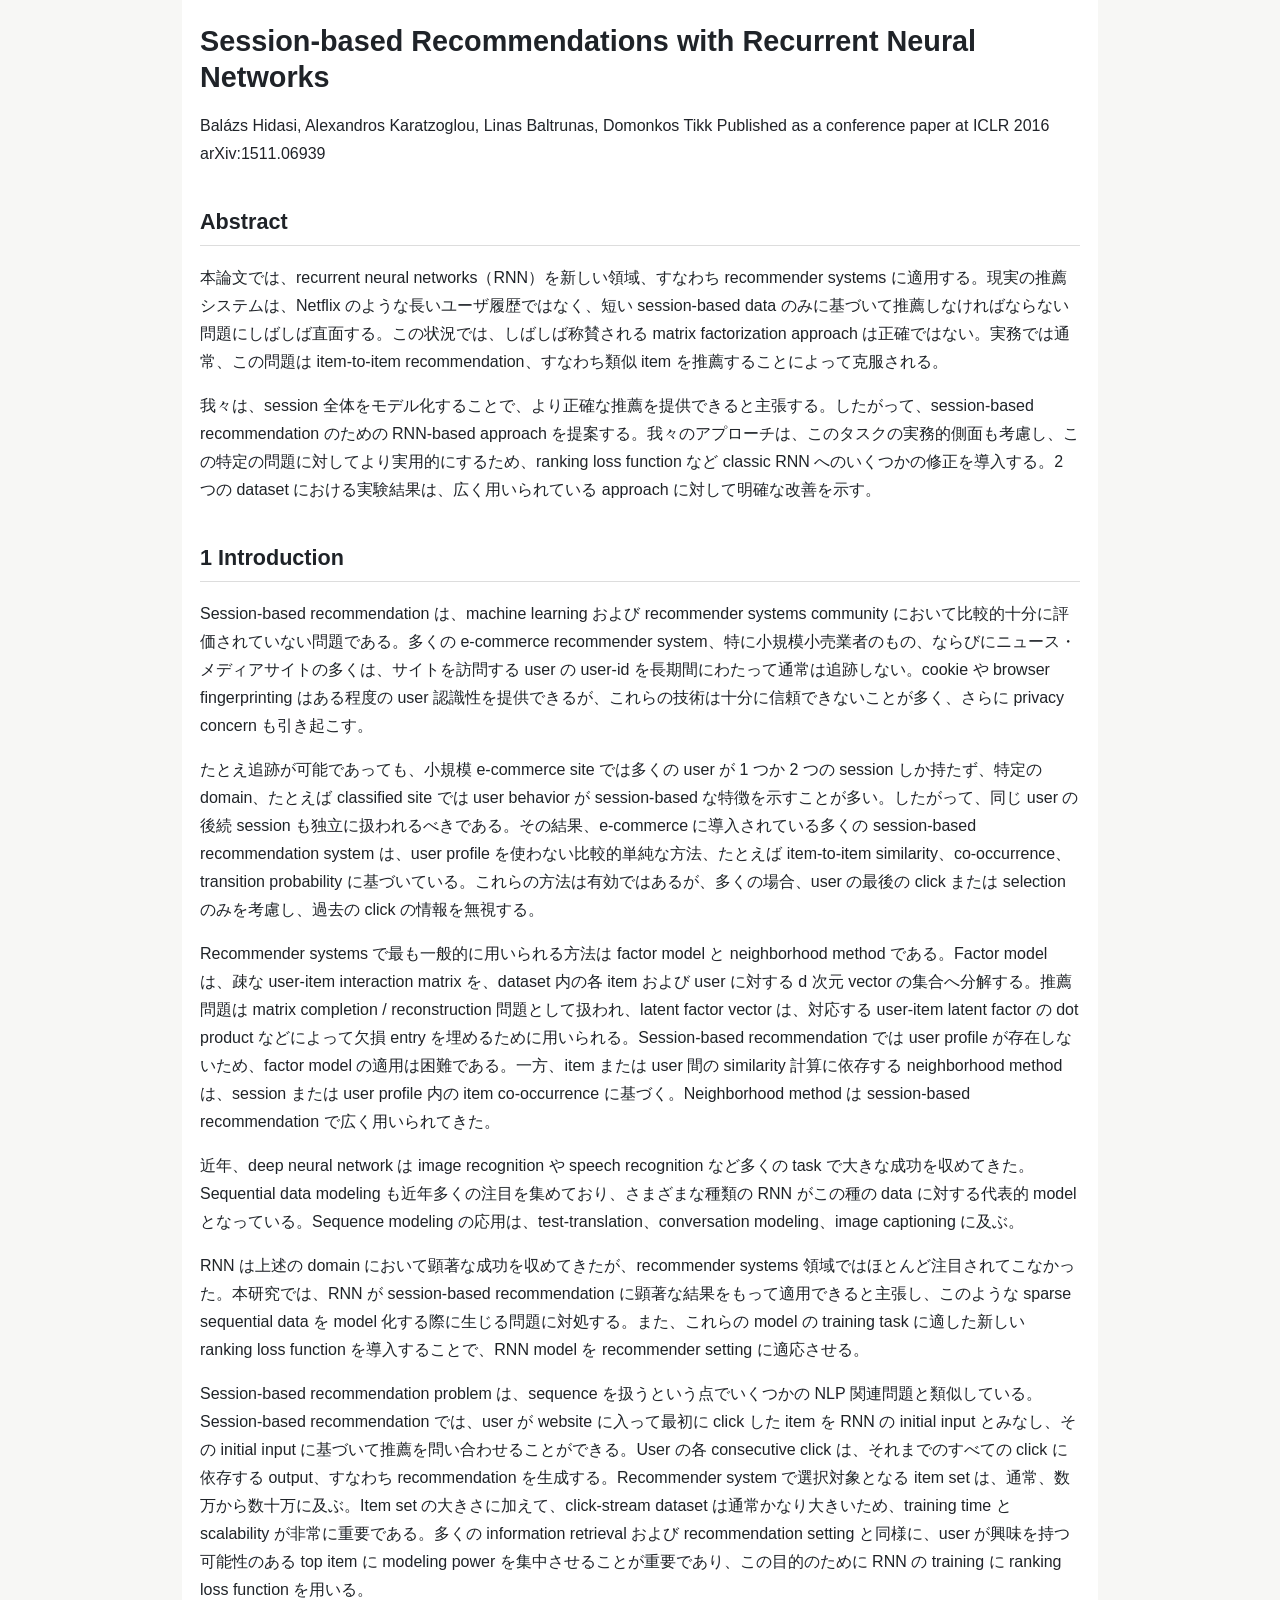
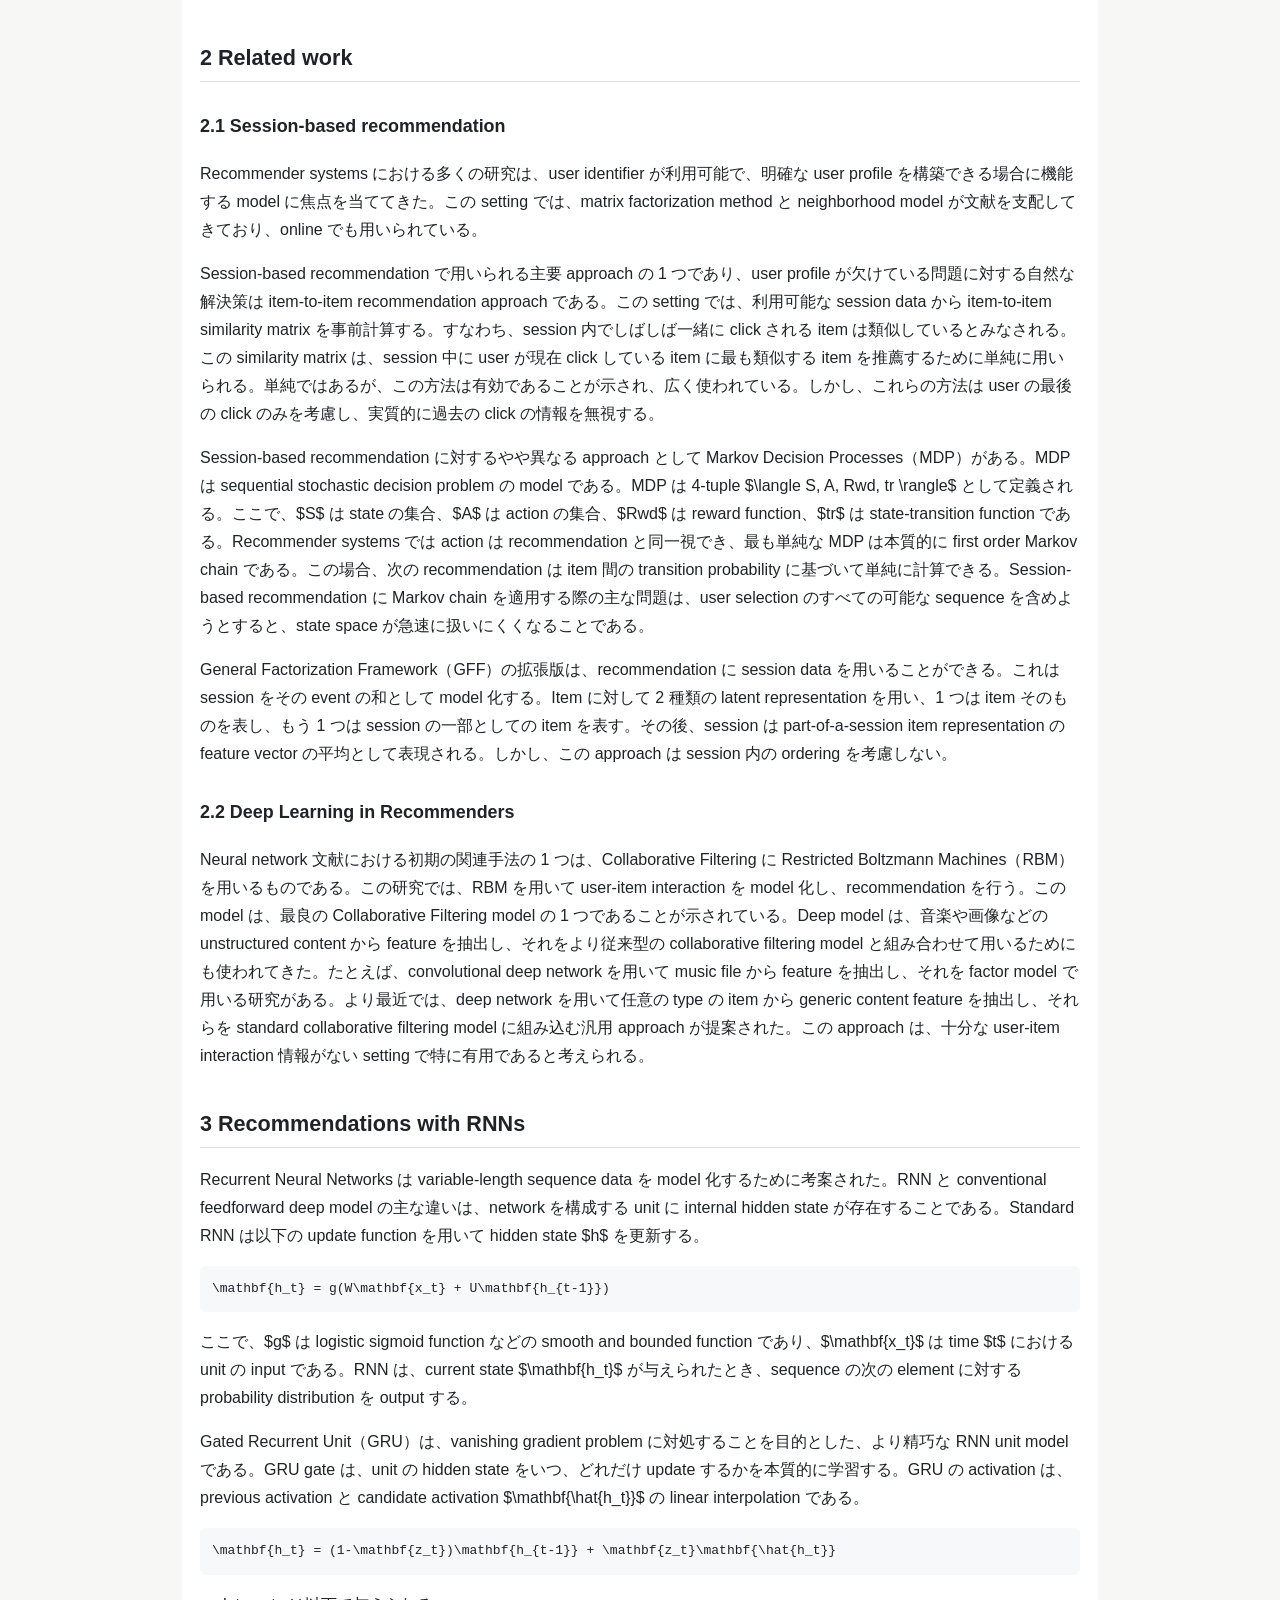
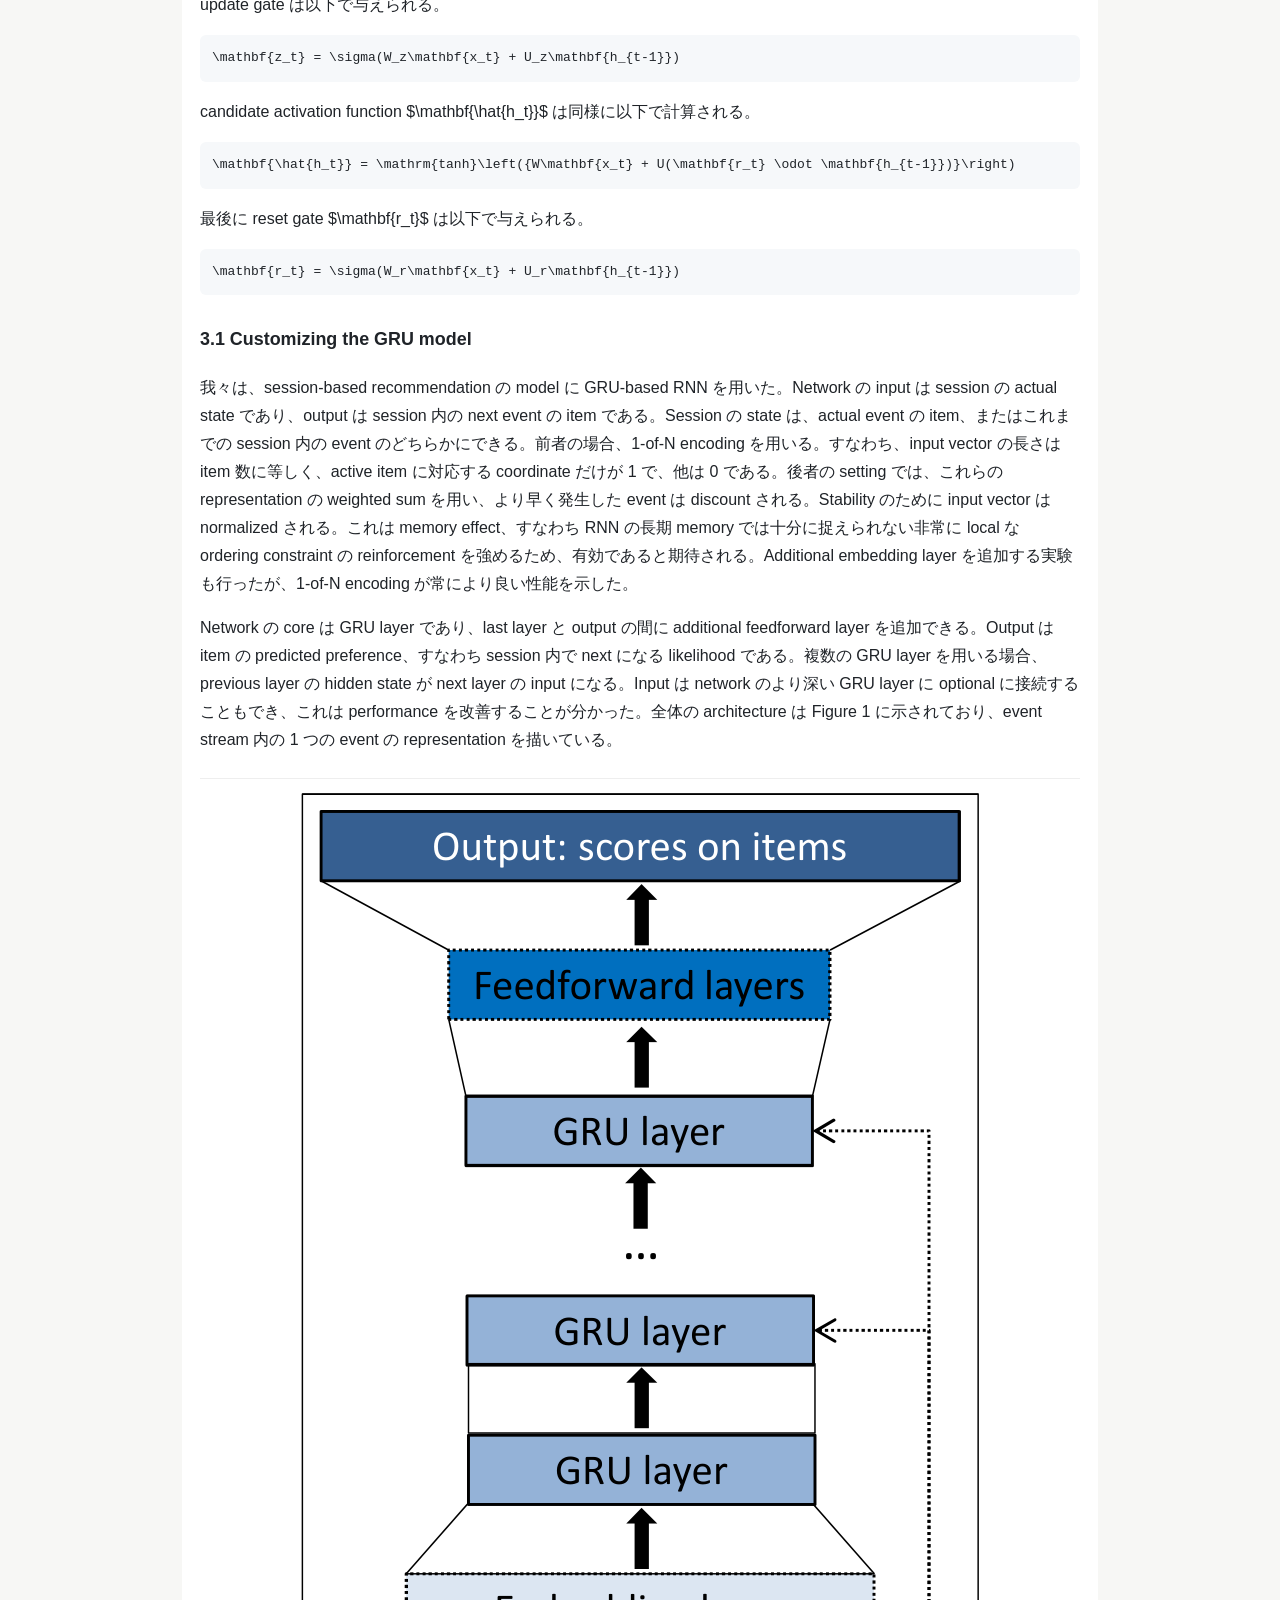
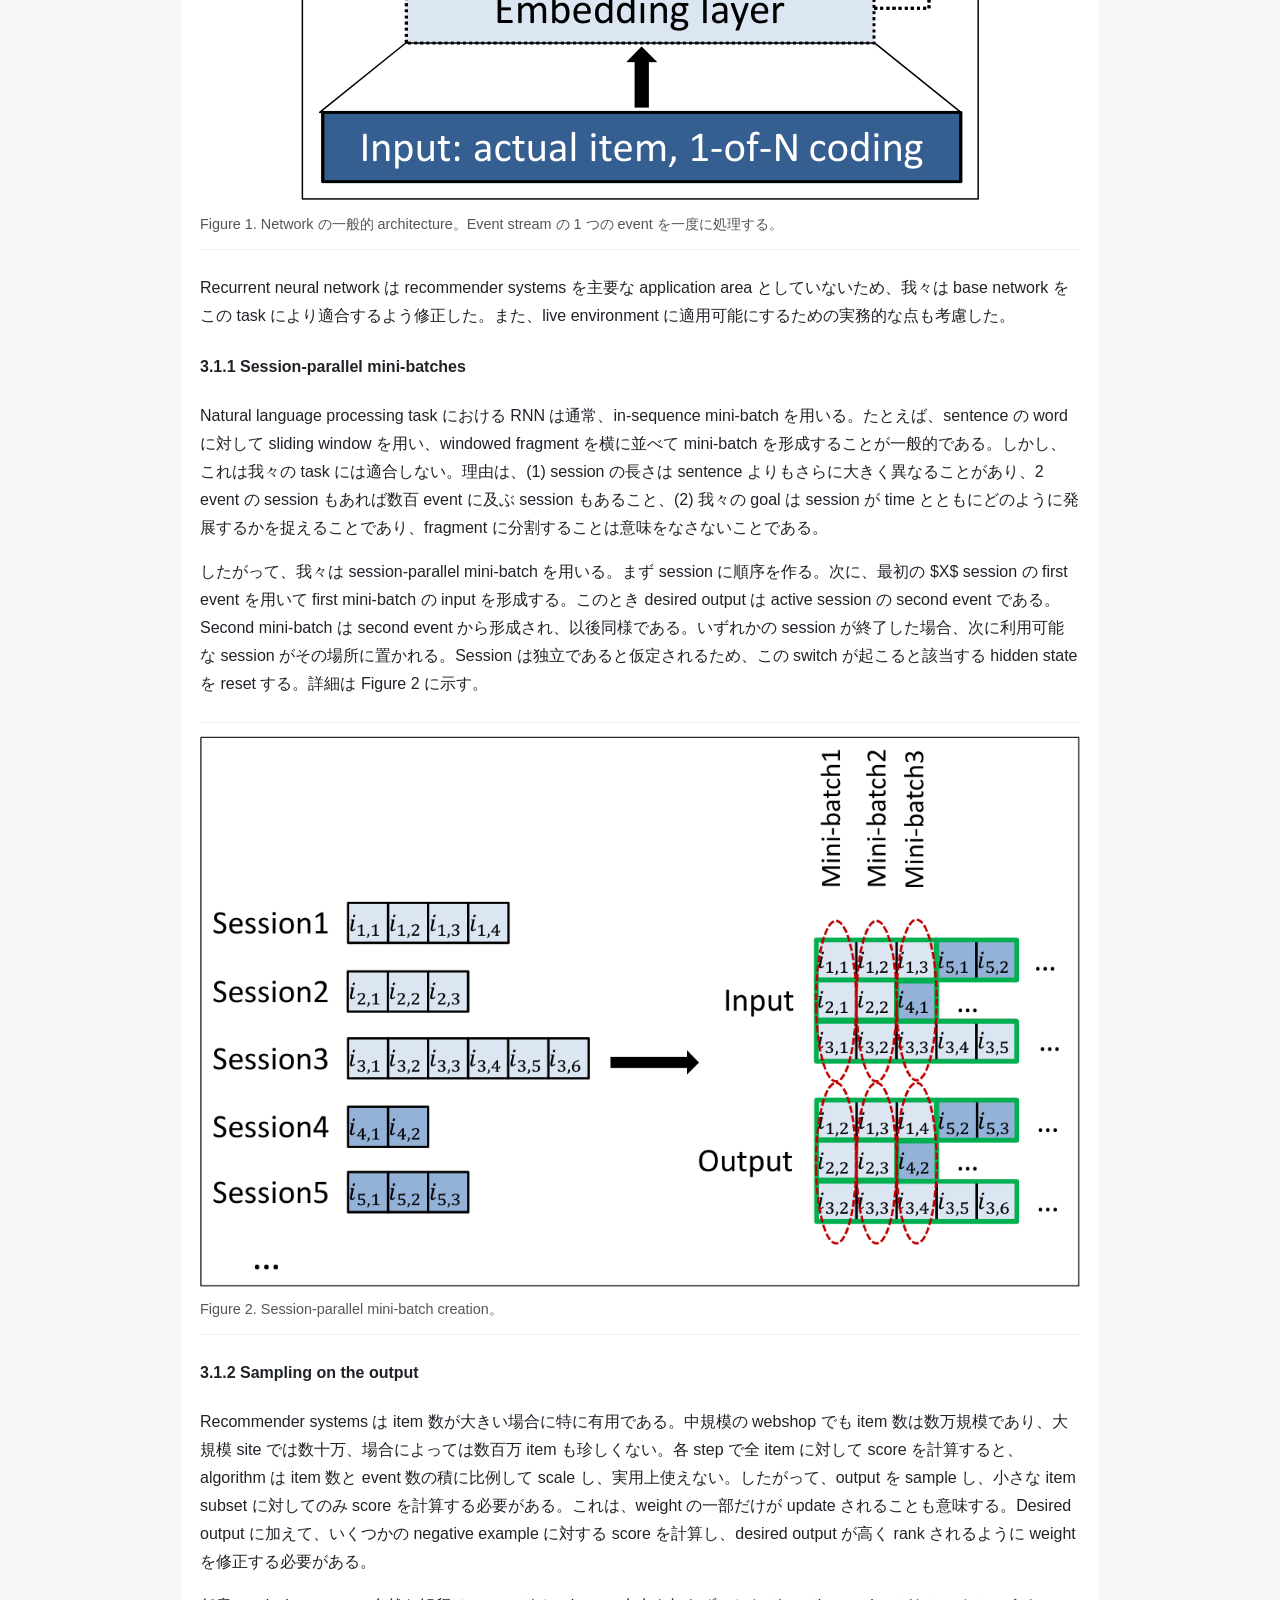
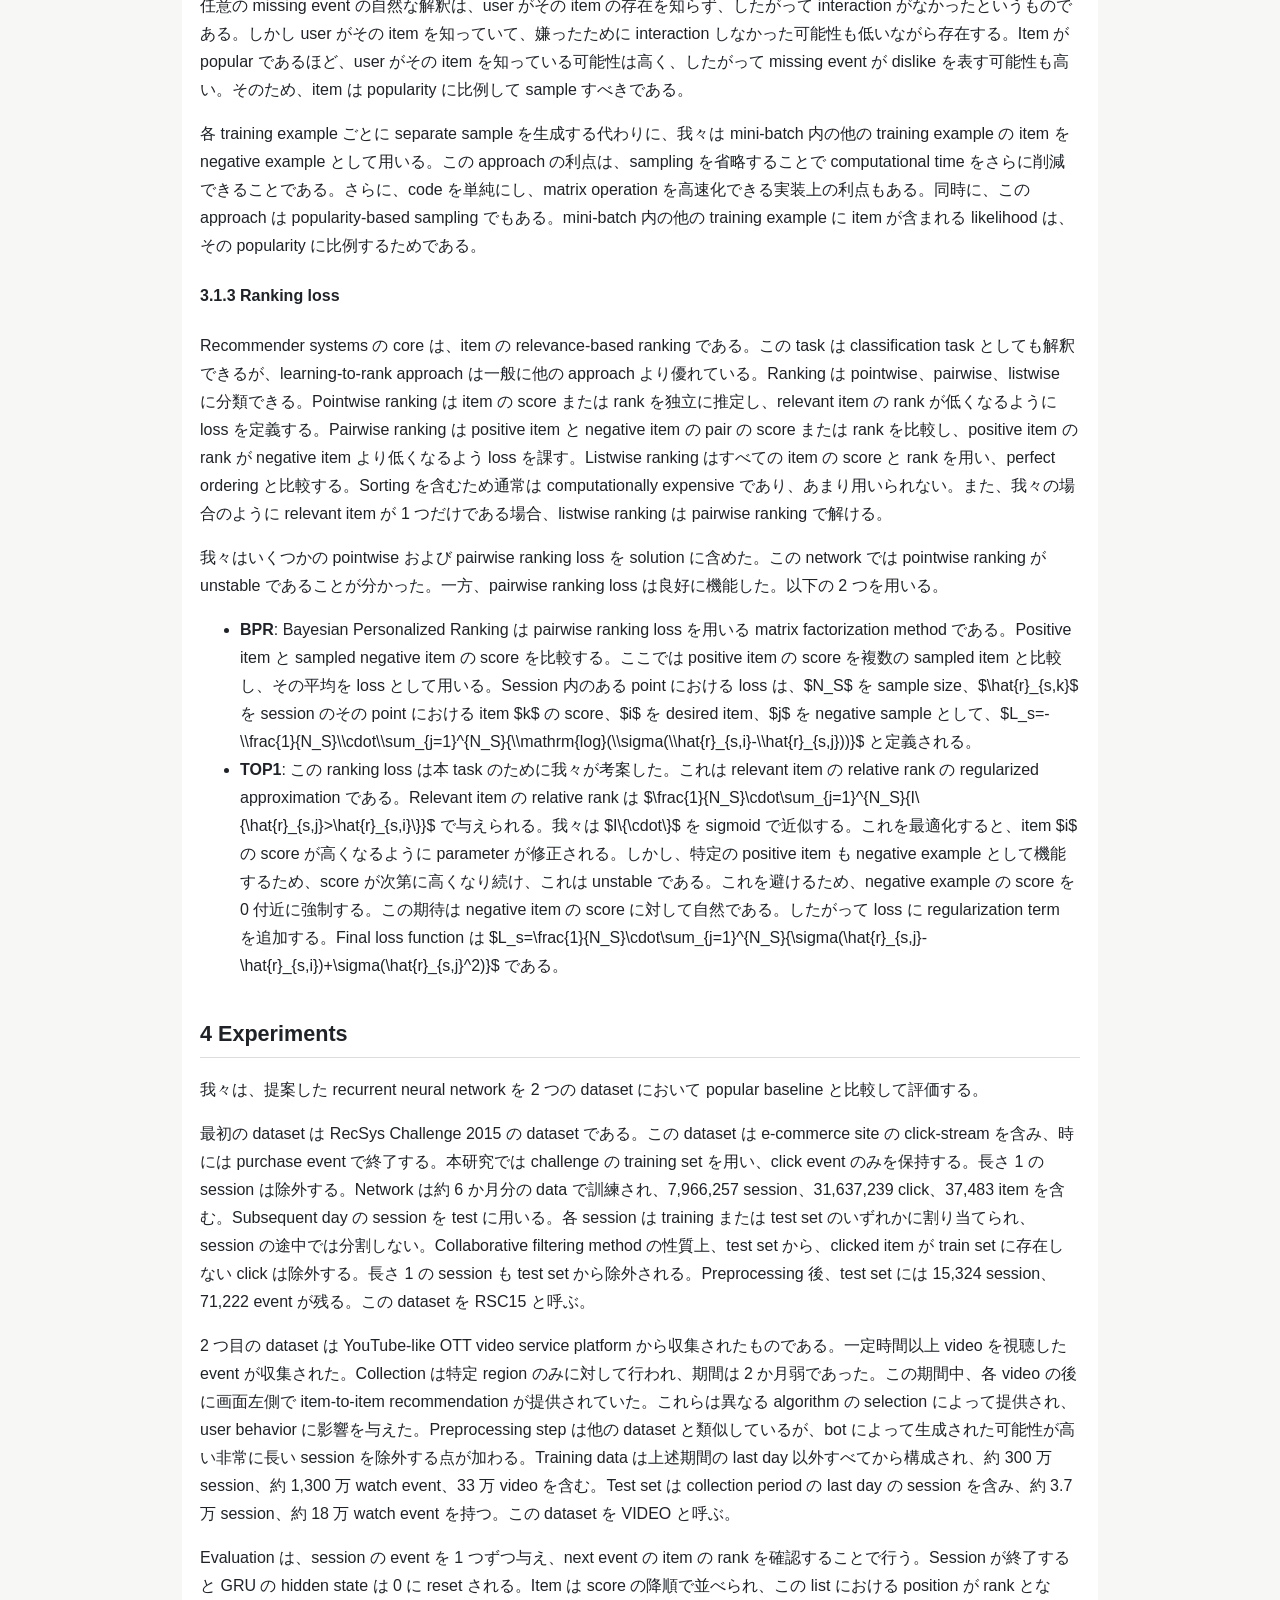
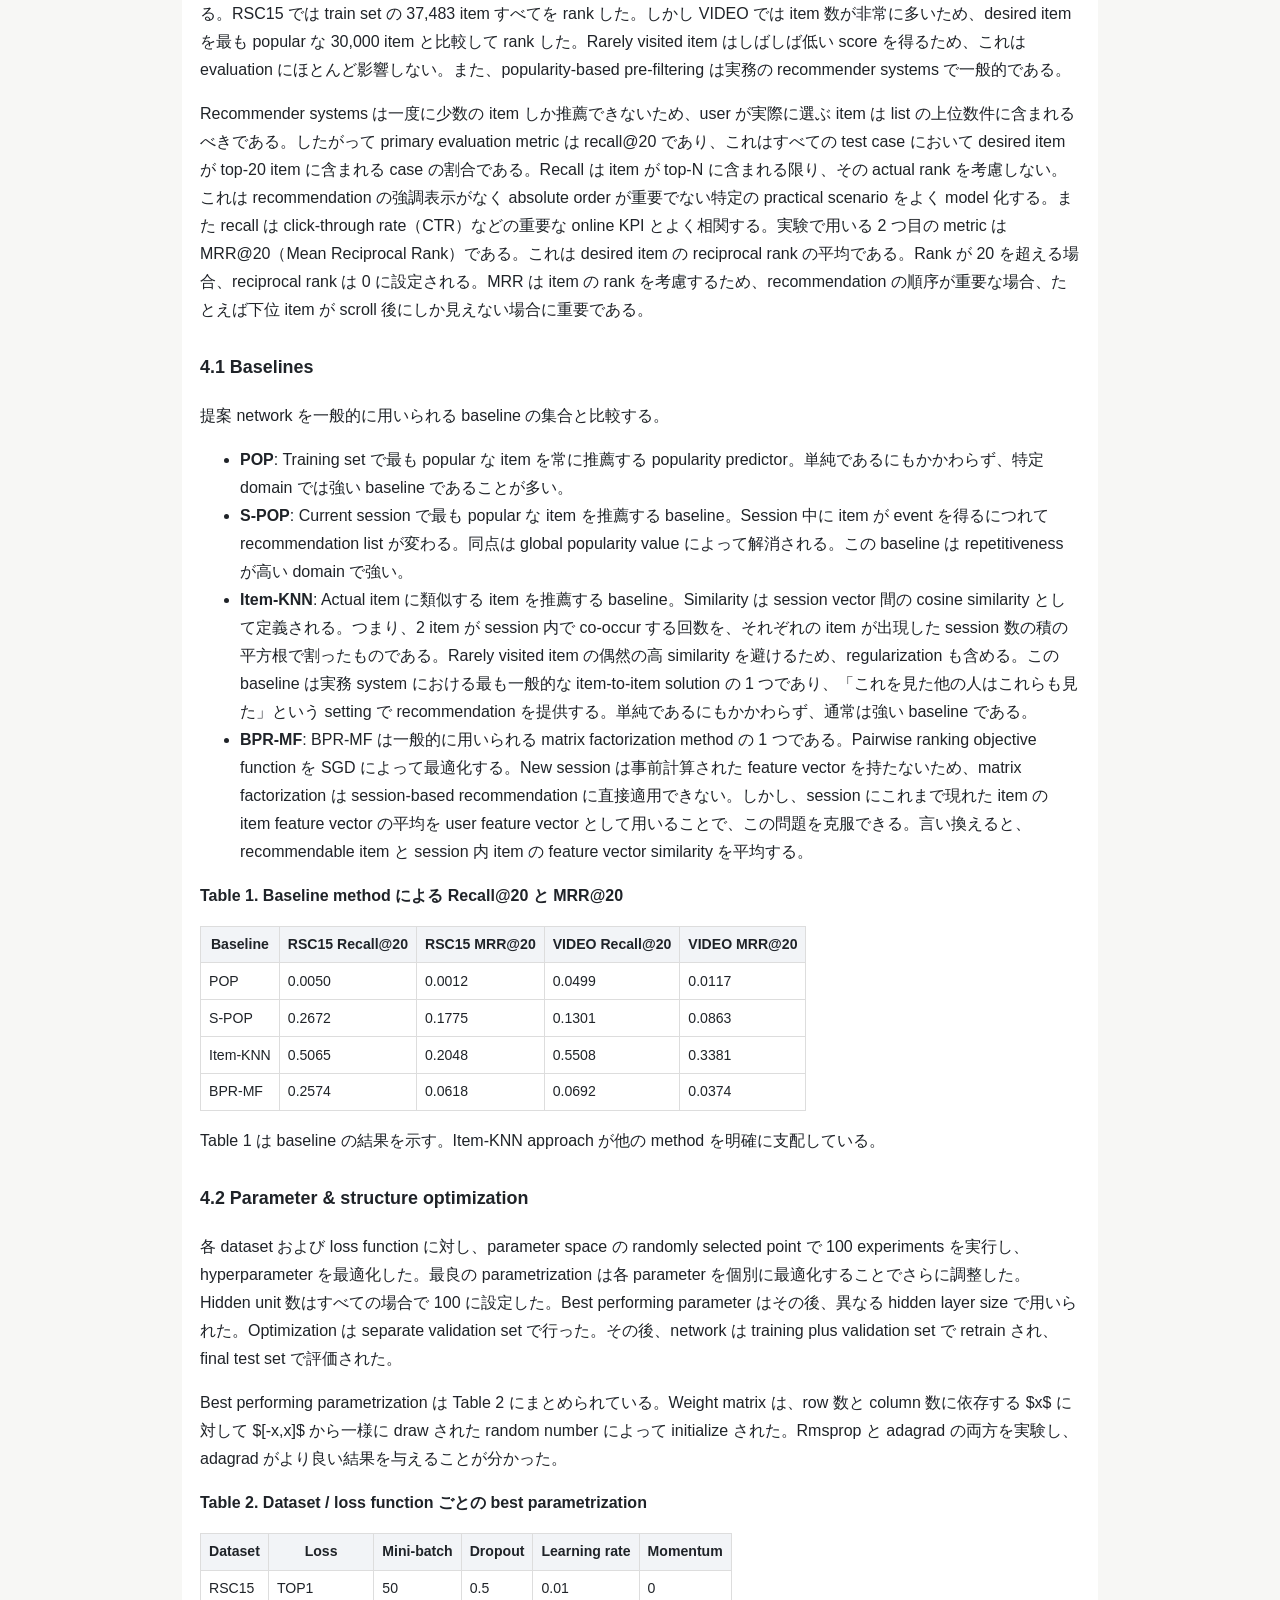
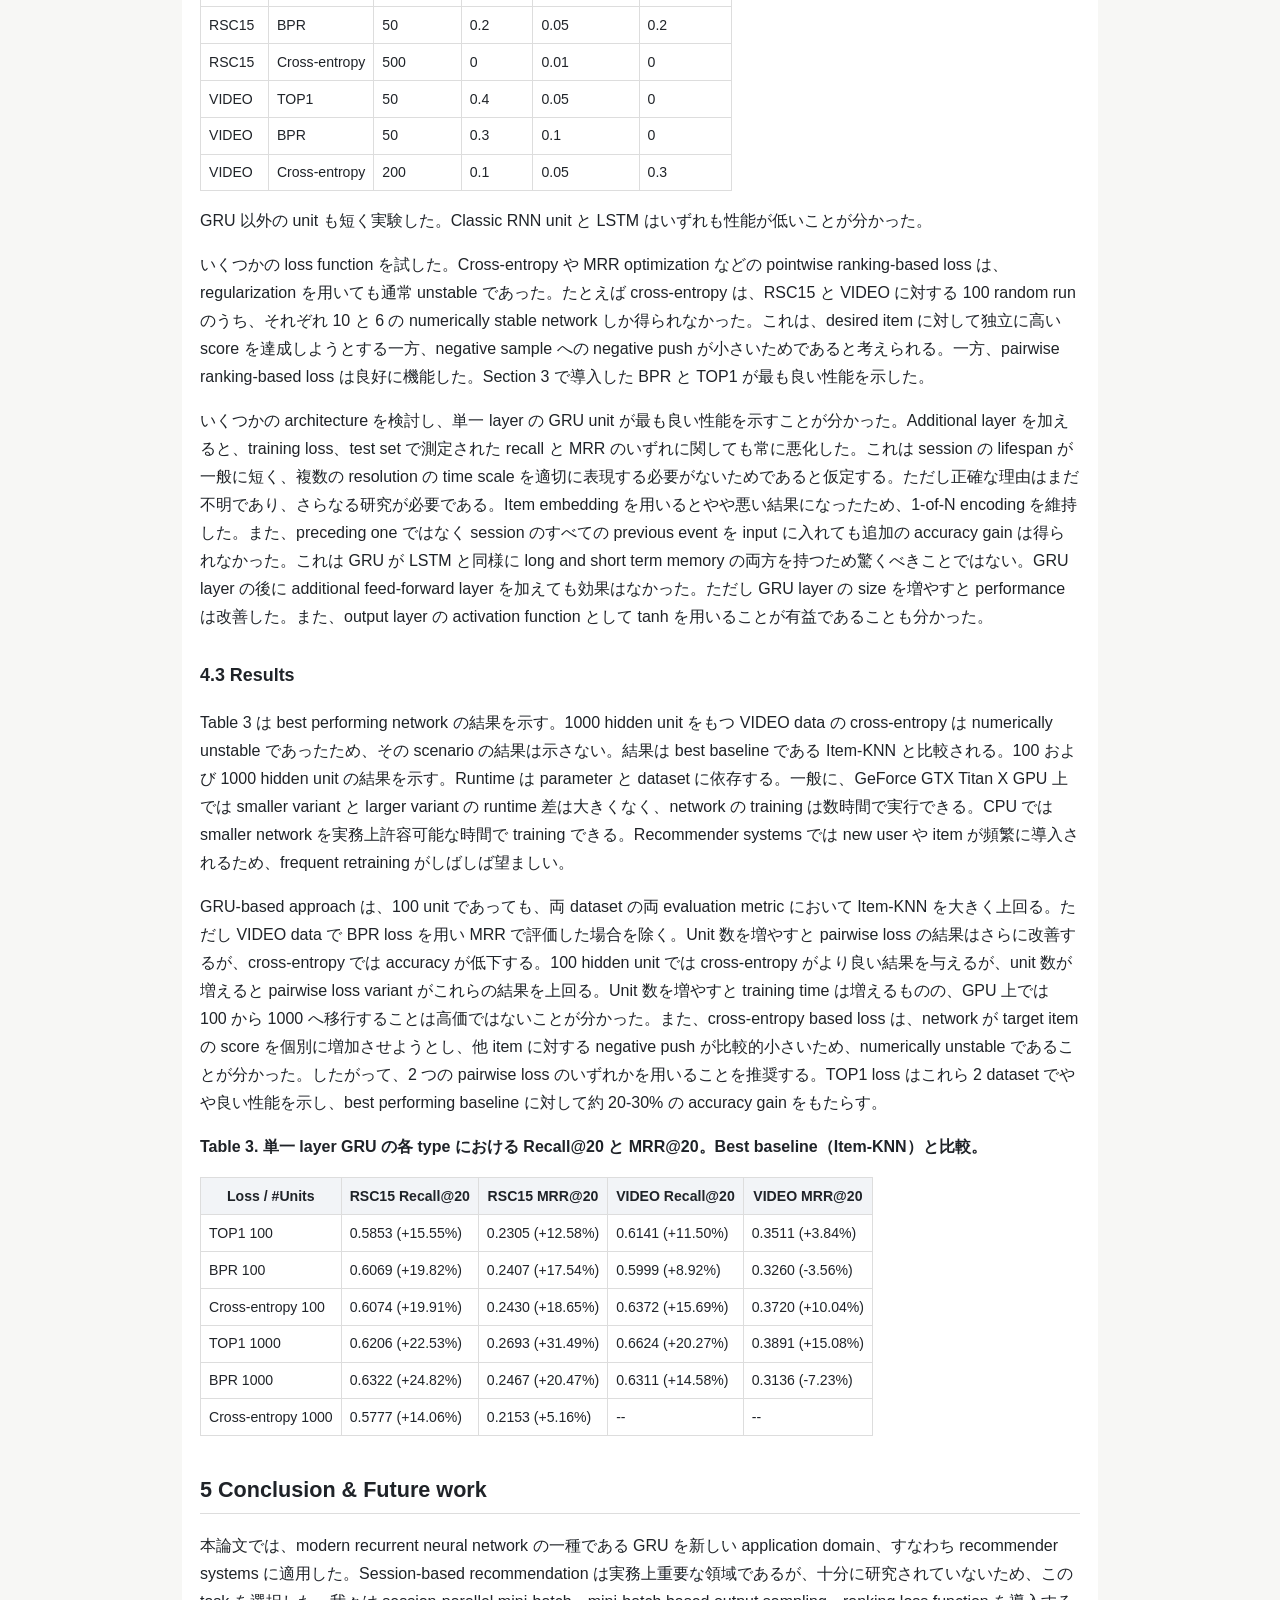
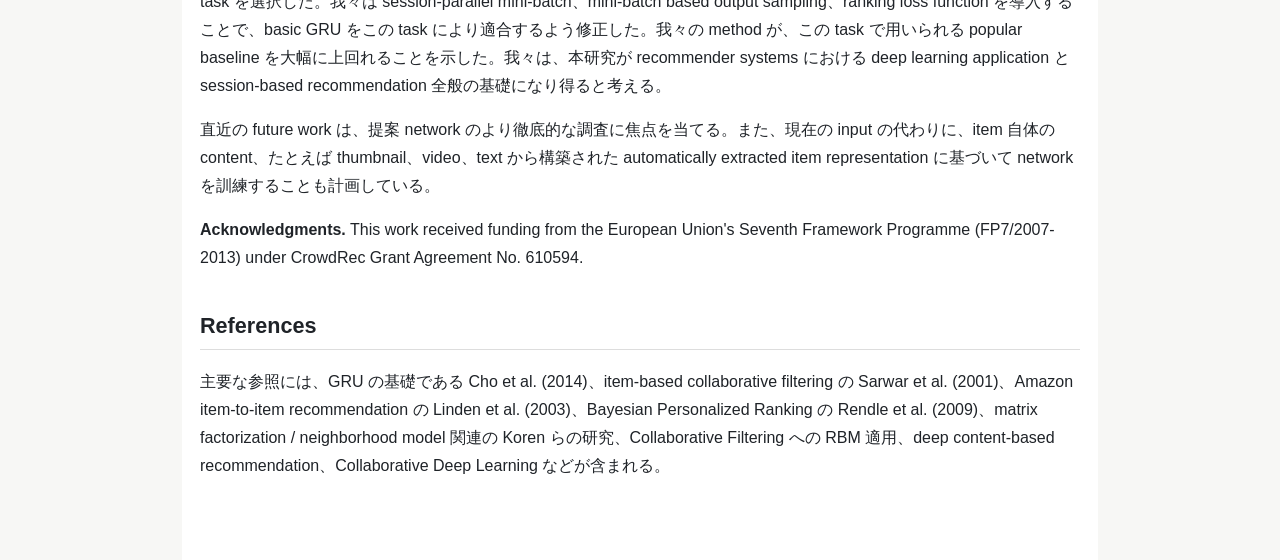
<file: papers/1511.06939/translation/index.html>
<!doctype html><html lang="ja"><head><meta charset="utf-8"><meta name="viewport" content="width=device-width, initial-scale=1"><title>GRU4Rec 日本語訳</title><style>
:root { color-scheme: light; }
body {
  font-family: -apple-system, BlinkMacSystemFont, "Hiragino Sans", "Yu Gothic", sans-serif;
  line-height: 1.75;
  margin: 0;
  color: #1f2328;
  background: #f7f7f5;
}
main {
  max-width: 880px;
  margin: 0 auto;
  padding: 24px 18px 64px;
  background: #fff;
}
h1 { font-size: 1.8rem; line-height: 1.25; margin: 0 0 1rem; }
h2 {
  font-size: 1.35rem;
  border-bottom: 1px solid #ddd;
  padding-bottom: .25rem;
  margin-top: 2.2rem;
}
h3 { font-size: 1.12rem; margin-top: 1.8rem; }
h4 { font-size: 1rem; margin-top: 1.4rem; }
p, li { font-size: 1rem; }
img {
  max-width: 100%;
  height: auto;
  display: block;
  margin: 0 auto;
}
figure {
  margin: 1.5rem 0;
  padding: .75rem 0;
  border-top: 1px solid #eee;
  border-bottom: 1px solid #eee;
}
figcaption { font-size: .9rem; color: #555; margin-top: .6rem; }
table {
  border-collapse: collapse;
  width: 100%;
  overflow-x: auto;
  display: block;
  font-size: .88rem;
  margin: 1rem 0;
}
th, td { border: 1px solid #ddd; padding: .35rem .5rem; white-space: nowrap; }
th { background: #f2f4f7; }
pre.math {
  overflow-x: auto;
  background: #f6f8fa;
  padding: .75rem;
  border-radius: 6px;
}
code { background: #f6f8fa; padding: .1rem .25rem; border-radius: 4px; }
@media (max-width: 640px) {
  main { padding: 18px 14px 48px; }
  h1 { font-size: 1.45rem; }
  h2 { font-size: 1.2rem; }
  p, li { font-size: .98rem; }
}
</style></head><body><main><h1>Session-based Recommendations with Recurrent Neural Networks</h1>
<p>Balázs Hidasi, Alexandros Karatzoglou, Linas Baltrunas, Domonkos Tikk Published as a conference paper at ICLR 2016 arXiv:1511.06939</p>
<h2>Abstract</h2>
<p>本論文では、recurrent neural networks（RNN）を新しい領域、すなわち recommender systems に適用する。現実の推薦システムは、Netflix のような長いユーザ履歴ではなく、短い session-based data のみに基づいて推薦しなければならない問題にしばしば直面する。この状況では、しばしば称賛される matrix factorization approach は正確ではない。実務では通常、この問題は item-to-item recommendation、すなわち類似 item を推薦することによって克服される。</p>
<p>我々は、session 全体をモデル化することで、より正確な推薦を提供できると主張する。したがって、session-based recommendation のための RNN-based approach を提案する。我々のアプローチは、このタスクの実務的側面も考慮し、この特定の問題に対してより実用的にするため、ranking loss function など classic RNN へのいくつかの修正を導入する。2 つの dataset における実験結果は、広く用いられている approach に対して明確な改善を示す。</p>
<h2>1 Introduction</h2>
<p>Session-based recommendation は、machine learning および recommender systems community において比較的十分に評価されていない問題である。多くの e-commerce recommender system、特に小規模小売業者のもの、ならびにニュース・メディアサイトの多くは、サイトを訪問する user の user-id を長期間にわたって通常は追跡しない。cookie や browser fingerprinting はある程度の user 認識性を提供できるが、これらの技術は十分に信頼できないことが多く、さらに privacy concern も引き起こす。</p>
<p>たとえ追跡が可能であっても、小規模 e-commerce site では多くの user が 1 つか 2 つの session しか持たず、特定の domain、たとえば classified site では user behavior が session-based な特徴を示すことが多い。したがって、同じ user の後続 session も独立に扱われるべきである。その結果、e-commerce に導入されている多くの session-based recommendation system は、user profile を使わない比較的単純な方法、たとえば item-to-item similarity、co-occurrence、transition probability に基づいている。これらの方法は有効ではあるが、多くの場合、user の最後の click または selection のみを考慮し、過去の click の情報を無視する。</p>
<p>Recommender systems で最も一般的に用いられる方法は factor model と neighborhood method である。Factor model は、疎な user-item interaction matrix を、dataset 内の各 item および user に対する d 次元 vector の集合へ分解する。推薦問題は matrix completion / reconstruction 問題として扱われ、latent factor vector は、対応する user-item latent factor の dot product などによって欠損 entry を埋めるために用いられる。Session-based recommendation では user profile が存在しないため、factor model の適用は困難である。一方、item または user 間の similarity 計算に依存する neighborhood method は、session または user profile 内の item co-occurrence に基づく。Neighborhood method は session-based recommendation で広く用いられてきた。</p>
<p>近年、deep neural network は image recognition や speech recognition など多くの task で大きな成功を収めてきた。Sequential data modeling も近年多くの注目を集めており、さまざまな種類の RNN がこの種の data に対する代表的 model となっている。Sequence modeling の応用は、test-translation、conversation modeling、image captioning に及ぶ。</p>
<p>RNN は上述の domain において顕著な成功を収めてきたが、recommender systems 領域ではほとんど注目されてこなかった。本研究では、RNN が session-based recommendation に顕著な結果をもって適用できると主張し、このような sparse sequential data を model 化する際に生じる問題に対処する。また、これらの model の training task に適した新しい ranking loss function を導入することで、RNN model を recommender setting に適応させる。</p>
<p>Session-based recommendation problem は、sequence を扱うという点でいくつかの NLP 関連問題と類似している。Session-based recommendation では、user が website に入って最初に click した item を RNN の initial input とみなし、その initial input に基づいて推薦を問い合わせることができる。User の各 consecutive click は、それまでのすべての click に依存する output、すなわち recommendation を生成する。Recommender system で選択対象となる item set は、通常、数万から数十万に及ぶ。Item set の大きさに加えて、click-stream dataset は通常かなり大きいため、training time と scalability が非常に重要である。多くの information retrieval および recommendation setting と同様に、user が興味を持つ可能性のある top item に modeling power を集中させることが重要であり、この目的のために RNN の training に ranking loss function を用いる。</p>
<h2>2 Related work</h2>
<h3>2.1 Session-based recommendation</h3>
<p>Recommender systems における多くの研究は、user identifier が利用可能で、明確な user profile を構築できる場合に機能する model に焦点を当ててきた。この setting では、matrix factorization method と neighborhood model が文献を支配してきており、online でも用いられている。</p>
<p>Session-based recommendation で用いられる主要 approach の 1 つであり、user profile が欠けている問題に対する自然な解決策は item-to-item recommendation approach である。この setting では、利用可能な session data から item-to-item similarity matrix を事前計算する。すなわち、session 内でしばしば一緒に click される item は類似しているとみなされる。この similarity matrix は、session 中に user が現在 click している item に最も類似する item を推薦するために単純に用いられる。単純ではあるが、この方法は有効であることが示され、広く使われている。しかし、これらの方法は user の最後の click のみを考慮し、実質的に過去の click の情報を無視する。</p>
<p>Session-based recommendation に対するやや異なる approach として Markov Decision Processes（MDP）がある。MDP は sequential stochastic decision problem の model である。MDP は 4-tuple $\langle S, A, Rwd, tr \rangle$ として定義される。ここで、$S$ は state の集合、$A$ は action の集合、$Rwd$ は reward function、$tr$ は state-transition function である。Recommender systems では action は recommendation と同一視でき、最も単純な MDP は本質的に first order Markov chain である。この場合、次の recommendation は item 間の transition probability に基づいて単純に計算できる。Session-based recommendation に Markov chain を適用する際の主な問題は、user selection のすべての可能な sequence を含めようとすると、state space が急速に扱いにくくなることである。</p>
<p>General Factorization Framework（GFF）の拡張版は、recommendation に session data を用いることができる。これは session をその event の和として model 化する。Item に対して 2 種類の latent representation を用い、1 つは item そのものを表し、もう 1 つは session の一部としての item を表す。その後、session は part-of-a-session item representation の feature vector の平均として表現される。しかし、この approach は session 内の ordering を考慮しない。</p>
<h3>2.2 Deep Learning in Recommenders</h3>
<p>Neural network 文献における初期の関連手法の 1 つは、Collaborative Filtering に Restricted Boltzmann Machines（RBM）を用いるものである。この研究では、RBM を用いて user-item interaction を model 化し、recommendation を行う。この model は、最良の Collaborative Filtering model の 1 つであることが示されている。Deep model は、音楽や画像などの unstructured content から feature を抽出し、それをより従来型の collaborative filtering model と組み合わせて用いるためにも使われてきた。たとえば、convolutional deep network を用いて music file から feature を抽出し、それを factor model で用いる研究がある。より最近では、deep network を用いて任意の type の item から generic content feature を抽出し、それらを standard collaborative filtering model に組み込む汎用 approach が提案された。この approach は、十分な user-item interaction 情報がない setting で特に有用であると考えられる。</p>
<h2>3 Recommendations with RNNs</h2>
<p>Recurrent Neural Networks は variable-length sequence data を model 化するために考案された。RNN と conventional feedforward deep model の主な違いは、network を構成する unit に internal hidden state が存在することである。Standard RNN は以下の update function を用いて hidden state $h$ を更新する。</p>
<pre class="math">\mathbf{h_t} = g(W\mathbf{x_t} + U\mathbf{h_{t-1}})</pre>
<p>ここで、$g$ は logistic sigmoid function などの smooth and bounded function であり、$\mathbf{x_t}$ は time $t$ における unit の input である。RNN は、current state $\mathbf{h_t}$ が与えられたとき、sequence の次の element に対する probability distribution を output する。</p>
<p>Gated Recurrent Unit（GRU）は、vanishing gradient problem に対処することを目的とした、より精巧な RNN unit model である。GRU gate は、unit の hidden state をいつ、どれだけ update するかを本質的に学習する。GRU の activation は、previous activation と candidate activation $\mathbf{\hat{h_t}}$ の linear interpolation である。</p>
<pre class="math">\mathbf{h_t} = (1-\mathbf{z_t})\mathbf{h_{t-1}} + \mathbf{z_t}\mathbf{\hat{h_t}}</pre>
<p>update gate は以下で与えられる。</p>
<pre class="math">\mathbf{z_t} = \sigma(W_z\mathbf{x_t} + U_z\mathbf{h_{t-1}})</pre>
<p>candidate activation function $\mathbf{\hat{h_t}}$ は同様に以下で計算される。</p>
<pre class="math">\mathbf{\hat{h_t}} = \mathrm{tanh}\left({W\mathbf{x_t} + U(\mathbf{r_t} \odot \mathbf{h_{t-1}})}\right)</pre>
<p>最後に reset gate $\mathbf{r_t}$ は以下で与えられる。</p>
<pre class="math">\mathbf{r_t} = \sigma(W_r\mathbf{x_t} + U_r\mathbf{h_{t-1}})</pre>
<h3>3.1 Customizing the GRU model</h3>
<p>我々は、session-based recommendation の model に GRU-based RNN を用いた。Network の input は session の actual state であり、output は session 内の next event の item である。Session の state は、actual event の item、またはこれまでの session 内の event のどちらかにできる。前者の場合、1-of-N encoding を用いる。すなわち、input vector の長さは item 数に等しく、active item に対応する coordinate だけが 1 で、他は 0 である。後者の setting では、これらの representation の weighted sum を用い、より早く発生した event は discount される。Stability のために input vector は normalized される。これは memory effect、すなわち RNN の長期 memory では十分に捉えられない非常に local な ordering constraint の reinforcement を強めるため、有効であると期待される。Additional embedding layer を追加する実験も行ったが、1-of-N encoding が常により良い性能を示した。</p>
<p>Network の core は GRU layer であり、last layer と output の間に additional feedforward layer を追加できる。Output は item の predicted preference、すなわち session 内で next になる likelihood である。複数の GRU layer を用いる場合、previous layer の hidden state が next layer の input になる。Input は network のより深い GRU layer に optional に接続することもでき、これは performance を改善することが分かった。全体の architecture は Figure 1 に示されており、event stream 内の 1 つの event の representation を描いている。</p>
<figure><img src="figures/arch.png" alt="Figure 1. Network の一般的 architecture。Event stream の 1 つの event を一度に処理する。"><figcaption>Figure 1. Network の一般的 architecture。Event stream の 1 つの event を一度に処理する。</figcaption></figure>
<p>Recurrent neural network は recommender systems を主要な application area としていないため、我々は base network をこの task により適合するよう修正した。また、live environment に適用可能にするための実務的な点も考慮した。</p>
<h4>3.1.1 Session-parallel mini-batches</h4>
<p>Natural language processing task における RNN は通常、in-sequence mini-batch を用いる。たとえば、sentence の word に対して sliding window を用い、windowed fragment を横に並べて mini-batch を形成することが一般的である。しかし、これは我々の task には適合しない。理由は、(1) session の長さは sentence よりもさらに大きく異なることがあり、2 event の session もあれば数百 event に及ぶ session もあること、(2) 我々の goal は session が time とともにどのように発展するかを捉えることであり、fragment に分割することは意味をなさないことである。</p>
<p>したがって、我々は session-parallel mini-batch を用いる。まず session に順序を作る。次に、最初の $X$ session の first event を用いて first mini-batch の input を形成する。このとき desired output は active session の second event である。Second mini-batch は second event から形成され、以後同様である。いずれかの session が終了した場合、次に利用可能な session がその場所に置かれる。Session は独立であると仮定されるため、この switch が起こると該当する hidden state を reset する。詳細は Figure 2 に示す。</p>
<figure><img src="figures/mini-batch.png" alt="Figure 2. Session-parallel mini-batch creation。"><figcaption>Figure 2. Session-parallel mini-batch creation。</figcaption></figure>
<h4>3.1.2 Sampling on the output</h4>
<p>Recommender systems は item 数が大きい場合に特に有用である。中規模の webshop でも item 数は数万規模であり、大規模 site では数十万、場合によっては数百万 item も珍しくない。各 step で全 item に対して score を計算すると、algorithm は item 数と event 数の積に比例して scale し、実用上使えない。したがって、output を sample し、小さな item subset に対してのみ score を計算する必要がある。これは、weight の一部だけが update されることも意味する。Desired output に加えて、いくつかの negative example に対する score を計算し、desired output が高く rank されるように weight を修正する必要がある。</p>
<p>任意の missing event の自然な解釈は、user がその item の存在を知らず、したがって interaction がなかったというものである。しかし user がその item を知っていて、嫌ったために interaction しなかった可能性も低いながら存在する。Item が popular であるほど、user がその item を知っている可能性は高く、したがって missing event が dislike を表す可能性も高い。そのため、item は popularity に比例して sample すべきである。</p>
<p>各 training example ごとに separate sample を生成する代わりに、我々は mini-batch 内の他の training example の item を negative example として用いる。この approach の利点は、sampling を省略することで computational time をさらに削減できることである。さらに、code を単純にし、matrix operation を高速化できる実装上の利点もある。同時に、この approach は popularity-based sampling でもある。mini-batch 内の他の training example に item が含まれる likelihood は、その popularity に比例するためである。</p>
<h4>3.1.3 Ranking loss</h4>
<p>Recommender systems の core は、item の relevance-based ranking である。この task は classification task としても解釈できるが、learning-to-rank approach は一般に他の approach より優れている。Ranking は pointwise、pairwise、listwise に分類できる。Pointwise ranking は item の score または rank を独立に推定し、relevant item の rank が低くなるように loss を定義する。Pairwise ranking は positive item と negative item の pair の score または rank を比較し、positive item の rank が negative item より低くなるよう loss を課す。Listwise ranking はすべての item の score と rank を用い、perfect ordering と比較する。Sorting を含むため通常は computationally expensive であり、あまり用いられない。また、我々の場合のように relevant item が 1 つだけである場合、listwise ranking は pairwise ranking で解ける。</p>
<p>我々はいくつかの pointwise および pairwise ranking loss を solution に含めた。この network では pointwise ranking が unstable であることが分かった。一方、pairwise ranking loss は良好に機能した。以下の 2 つを用いる。</p>
<ul>
<li><strong>BPR</strong>: Bayesian Personalized Ranking は pairwise ranking loss を用いる matrix factorization method である。Positive item と sampled negative item の score を比較する。ここでは positive item の score を複数の sampled item と比較し、その平均を loss として用いる。Session 内のある point における loss は、$N_S$ を sample size、$\hat{r}_{s,k}$ を session のその point における item $k$ の score、$i$ を desired item、$j$ を negative sample として、$L_s=-\\frac{1}{N_S}\\cdot\\sum_{j=1}^{N_S}{\\mathrm{log}(\\sigma(\\hat{r}_{s,i}-\\hat{r}_{s,j}))}$ と定義される。</li>
<li><strong>TOP1</strong>: この ranking loss は本 task のために我々が考案した。これは relevant item の relative rank の regularized approximation である。Relevant item の relative rank は $\frac{1}{N_S}\cdot\sum_{j=1}^{N_S}{I\{\hat{r}_{s,j}&gt;\hat{r}_{s,i}\}}$ で与えられる。我々は $I\{\cdot\}$ を sigmoid で近似する。これを最適化すると、item $i$ の score が高くなるように parameter が修正される。しかし、特定の positive item も negative example として機能するため、score が次第に高くなり続け、これは unstable である。これを避けるため、negative example の score を 0 付近に強制する。この期待は negative item の score に対して自然である。したがって loss に regularization term を追加する。Final loss function は $L_s=\frac{1}{N_S}\cdot\sum_{j=1}^{N_S}{\sigma(\hat{r}_{s,j}-\hat{r}_{s,i})+\sigma(\hat{r}_{s,j}^2)}$ である。</li>
</ul>
<h2>4 Experiments</h2>
<p>我々は、提案した recurrent neural network を 2 つの dataset において popular baseline と比較して評価する。</p>
<p>最初の dataset は RecSys Challenge 2015 の dataset である。この dataset は e-commerce site の click-stream を含み、時には purchase event で終了する。本研究では challenge の training set を用い、click event のみを保持する。長さ 1 の session は除外する。Network は約 6 か月分の data で訓練され、7,966,257 session、31,637,239 click、37,483 item を含む。Subsequent day の session を test に用いる。各 session は training または test set のいずれかに割り当てられ、session の途中では分割しない。Collaborative filtering method の性質上、test set から、clicked item が train set に存在しない click は除外する。長さ 1 の session も test set から除外される。Preprocessing 後、test set には 15,324 session、71,222 event が残る。この dataset を RSC15 と呼ぶ。</p>
<p>2 つ目の dataset は YouTube-like OTT video service platform から収集されたものである。一定時間以上 video を視聴した event が収集された。Collection は特定 region のみに対して行われ、期間は 2 か月弱であった。この期間中、各 video の後に画面左側で item-to-item recommendation が提供されていた。これらは異なる algorithm の selection によって提供され、user behavior に影響を与えた。Preprocessing step は他の dataset と類似しているが、bot によって生成された可能性が高い非常に長い session を除外する点が加わる。Training data は上述期間の last day 以外すべてから構成され、約 300 万 session、約 1,300 万 watch event、33 万 video を含む。Test set は collection period の last day の session を含み、約 3.7 万 session、約 18 万 watch event を持つ。この dataset を VIDEO と呼ぶ。</p>
<p>Evaluation は、session の event を 1 つずつ与え、next event の item の rank を確認することで行う。Session が終了すると GRU の hidden state は 0 に reset される。Item は score の降順で並べられ、この list における position が rank となる。RSC15 では train set の 37,483 item すべてを rank した。しかし VIDEO では item 数が非常に多いため、desired item を最も popular な 30,000 item と比較して rank した。Rarely visited item はしばしば低い score を得るため、これは evaluation にほとんど影響しない。また、popularity-based pre-filtering は実務の recommender systems で一般的である。</p>
<p>Recommender systems は一度に少数の item しか推薦できないため、user が実際に選ぶ item は list の上位数件に含まれるべきである。したがって primary evaluation metric は recall@20 であり、これはすべての test case において desired item が top-20 item に含まれる case の割合である。Recall は item が top-N に含まれる限り、その actual rank を考慮しない。これは recommendation の強調表示がなく absolute order が重要でない特定の practical scenario をよく model 化する。また recall は click-through rate（CTR）などの重要な online KPI とよく相関する。実験で用いる 2 つ目の metric は MRR@20（Mean Reciprocal Rank）である。これは desired item の reciprocal rank の平均である。Rank が 20 を超える場合、reciprocal rank は 0 に設定される。MRR は item の rank を考慮するため、recommendation の順序が重要な場合、たとえば下位 item が scroll 後にしか見えない場合に重要である。</p>
<h3>4.1 Baselines</h3>
<p>提案 network を一般的に用いられる baseline の集合と比較する。</p>
<ul>
<li><strong>POP</strong>: Training set で最も popular な item を常に推薦する popularity predictor。単純であるにもかかわらず、特定 domain では強い baseline であることが多い。</li>
<li><strong>S-POP</strong>: Current session で最も popular な item を推薦する baseline。Session 中に item が event を得るにつれて recommendation list が変わる。同点は global popularity value によって解消される。この baseline は repetitiveness が高い domain で強い。</li>
<li><strong>Item-KNN</strong>: Actual item に類似する item を推薦する baseline。Similarity は session vector 間の cosine similarity として定義される。つまり、2 item が session 内で co-occur する回数を、それぞれの item が出現した session 数の積の平方根で割ったものである。Rarely visited item の偶然の高 similarity を避けるため、regularization も含める。この baseline は実務 system における最も一般的な item-to-item solution の 1 つであり、「これを見た他の人はこれらも見た」という setting で recommendation を提供する。単純であるにもかかわらず、通常は強い baseline である。</li>
<li><strong>BPR-MF</strong>: BPR-MF は一般的に用いられる matrix factorization method の 1 つである。Pairwise ranking objective function を SGD によって最適化する。New session は事前計算された feature vector を持たないため、matrix factorization は session-based recommendation に直接適用できない。しかし、session にこれまで現れた item の item feature vector の平均を user feature vector として用いることで、この問題を克服できる。言い換えると、recommendable item と session 内 item の feature vector similarity を平均する。</li>
</ul>
<p><strong>Table 1. Baseline method による Recall@20 と MRR@20</strong></p>
<table><thead><tr><th>Baseline</th><th>RSC15 Recall@20</th><th>RSC15 MRR@20</th><th>VIDEO Recall@20</th><th>VIDEO MRR@20</th></tr></thead><tbody>
<tr><td>POP</td><td>0.0050</td><td>0.0012</td><td>0.0499</td><td>0.0117</td></tr>
<tr><td>S-POP</td><td>0.2672</td><td>0.1775</td><td>0.1301</td><td>0.0863</td></tr>
<tr><td>Item-KNN</td><td>0.5065</td><td>0.2048</td><td>0.5508</td><td>0.3381</td></tr>
<tr><td>BPR-MF</td><td>0.2574</td><td>0.0618</td><td>0.0692</td><td>0.0374</td></tr>
</tbody></table>
<p>Table 1 は baseline の結果を示す。Item-KNN approach が他の method を明確に支配している。</p>
<h3>4.2 Parameter &amp; structure optimization</h3>
<p>各 dataset および loss function に対し、parameter space の randomly selected point で 100 experiments を実行し、hyperparameter を最適化した。最良の parametrization は各 parameter を個別に最適化することでさらに調整した。Hidden unit 数はすべての場合で 100 に設定した。Best performing parameter はその後、異なる hidden layer size で用いられた。Optimization は separate validation set で行った。その後、network は training plus validation set で retrain され、final test set で評価された。</p>
<p>Best performing parametrization は Table 2 にまとめられている。Weight matrix は、row 数と column 数に依存する $x$ に対して $[-x,x]$ から一様に draw された random number によって initialize された。Rmsprop と adagrad の両方を実験し、adagrad がより良い結果を与えることが分かった。</p>
<p><strong>Table 2. Dataset / loss function ごとの best parametrization</strong></p>
<table><thead><tr><th>Dataset</th><th>Loss</th><th>Mini-batch</th><th>Dropout</th><th>Learning rate</th><th>Momentum</th></tr></thead><tbody>
<tr><td>RSC15</td><td>TOP1</td><td>50</td><td>0.5</td><td>0.01</td><td>0</td></tr>
<tr><td>RSC15</td><td>BPR</td><td>50</td><td>0.2</td><td>0.05</td><td>0.2</td></tr>
<tr><td>RSC15</td><td>Cross-entropy</td><td>500</td><td>0</td><td>0.01</td><td>0</td></tr>
<tr><td>VIDEO</td><td>TOP1</td><td>50</td><td>0.4</td><td>0.05</td><td>0</td></tr>
<tr><td>VIDEO</td><td>BPR</td><td>50</td><td>0.3</td><td>0.1</td><td>0</td></tr>
<tr><td>VIDEO</td><td>Cross-entropy</td><td>200</td><td>0.1</td><td>0.05</td><td>0.3</td></tr>
</tbody></table>
<p>GRU 以外の unit も短く実験した。Classic RNN unit と LSTM はいずれも性能が低いことが分かった。</p>
<p>いくつかの loss function を試した。Cross-entropy や MRR optimization などの pointwise ranking-based loss は、regularization を用いても通常 unstable であった。たとえば cross-entropy は、RSC15 と VIDEO に対する 100 random run のうち、それぞれ 10 と 6 の numerically stable network しか得られなかった。これは、desired item に対して独立に高い score を達成しようとする一方、negative sample への negative push が小さいためであると考えられる。一方、pairwise ranking-based loss は良好に機能した。Section 3 で導入した BPR と TOP1 が最も良い性能を示した。</p>
<p>いくつかの architecture を検討し、単一 layer の GRU unit が最も良い性能を示すことが分かった。Additional layer を加えると、training loss、test set で測定された recall と MRR のいずれに関しても常に悪化した。これは session の lifespan が一般に短く、複数の resolution の time scale を適切に表現する必要がないためであると仮定する。ただし正確な理由はまだ不明であり、さらなる研究が必要である。Item embedding を用いるとやや悪い結果になったため、1-of-N encoding を維持した。また、preceding one ではなく session のすべての previous event を input に入れても追加の accuracy gain は得られなかった。これは GRU が LSTM と同様に long and short term memory の両方を持つため驚くべきことではない。GRU layer の後に additional feed-forward layer を加えても効果はなかった。ただし GRU layer の size を増やすと performance は改善した。また、output layer の activation function として tanh を用いることが有益であることも分かった。</p>
<h3>4.3 Results</h3>
<p>Table 3 は best performing network の結果を示す。1000 hidden unit をもつ VIDEO data の cross-entropy は numerically unstable であったため、その scenario の結果は示さない。結果は best baseline である Item-KNN と比較される。100 および 1000 hidden unit の結果を示す。Runtime は parameter と dataset に依存する。一般に、GeForce GTX Titan X GPU 上では smaller variant と larger variant の runtime 差は大きくなく、network の training は数時間で実行できる。CPU では smaller network を実務上許容可能な時間で training できる。Recommender systems では new user や item が頻繁に導入されるため、frequent retraining がしばしば望ましい。</p>
<p>GRU-based approach は、100 unit であっても、両 dataset の両 evaluation metric において Item-KNN を大きく上回る。ただし VIDEO data で BPR loss を用い MRR で評価した場合を除く。Unit 数を増やすと pairwise loss の結果はさらに改善するが、cross-entropy では accuracy が低下する。100 hidden unit では cross-entropy がより良い結果を与えるが、unit 数が増えると pairwise loss variant がこれらの結果を上回る。Unit 数を増やすと training time は増えるものの、GPU 上では 100 から 1000 へ移行することは高価ではないことが分かった。また、cross-entropy based loss は、network が target item の score を個別に増加させようとし、他 item に対する negative push が比較的小さいため、numerically unstable であることが分かった。したがって、2 つの pairwise loss のいずれかを用いることを推奨する。TOP1 loss はこれら 2 dataset でやや良い性能を示し、best performing baseline に対して約 20-30% の accuracy gain をもたらす。</p>
<p><strong>Table 3. 単一 layer GRU の各 type における Recall@20 と MRR@20。Best baseline（Item-KNN）と比較。</strong></p>
<table><thead><tr><th>Loss / #Units</th><th>RSC15 Recall@20</th><th>RSC15 MRR@20</th><th>VIDEO Recall@20</th><th>VIDEO MRR@20</th></tr></thead><tbody>
<tr><td>TOP1 100</td><td>0.5853 (+15.55%)</td><td>0.2305 (+12.58%)</td><td>0.6141 (+11.50%)</td><td>0.3511 (+3.84%)</td></tr>
<tr><td>BPR 100</td><td>0.6069 (+19.82%)</td><td>0.2407 (+17.54%)</td><td>0.5999 (+8.92%)</td><td>0.3260 (-3.56%)</td></tr>
<tr><td>Cross-entropy 100</td><td>0.6074 (+19.91%)</td><td>0.2430 (+18.65%)</td><td>0.6372 (+15.69%)</td><td>0.3720 (+10.04%)</td></tr>
<tr><td>TOP1 1000</td><td>0.6206 (+22.53%)</td><td>0.2693 (+31.49%)</td><td>0.6624 (+20.27%)</td><td>0.3891 (+15.08%)</td></tr>
<tr><td>BPR 1000</td><td>0.6322 (+24.82%)</td><td>0.2467 (+20.47%)</td><td>0.6311 (+14.58%)</td><td>0.3136 (-7.23%)</td></tr>
<tr><td>Cross-entropy 1000</td><td>0.5777 (+14.06%)</td><td>0.2153 (+5.16%)</td><td>--</td><td>--</td></tr>
</tbody></table>
<h2>5 Conclusion &amp; Future work</h2>
<p>本論文では、modern recurrent neural network の一種である GRU を新しい application domain、すなわち recommender systems に適用した。Session-based recommendation は実務上重要な領域であるが、十分に研究されていないため、この task を選択した。我々は session-parallel mini-batch、mini-batch based output sampling、ranking loss function を導入することで、basic GRU をこの task により適合するよう修正した。我々の method が、この task で用いられる popular baseline を大幅に上回れることを示した。我々は、本研究が recommender systems における deep learning application と session-based recommendation 全般の基礎になり得ると考える。</p>
<p>直近の future work は、提案 network のより徹底的な調査に焦点を当てる。また、現在の input の代わりに、item 自体の content、たとえば thumbnail、video、text から構築された automatically extracted item representation に基づいて network を訓練することも計画している。</p>
<p><strong>Acknowledgments.</strong> This work received funding from the European Union&#x27;s Seventh Framework Programme (FP7/2007-2013) under CrowdRec Grant Agreement No. 610594.</p>
<h2>References</h2>
<p>主要な参照には、GRU の基礎である Cho et al. (2014)、item-based collaborative filtering の Sarwar et al. (2001)、Amazon item-to-item recommendation の Linden et al. (2003)、Bayesian Personalized Ranking の Rendle et al. (2009)、matrix factorization / neighborhood model 関連の Koren らの研究、Collaborative Filtering への RBM 適用、deep content-based recommendation、Collaborative Deep Learning などが含まれる。</p></main></body></html>
</file>
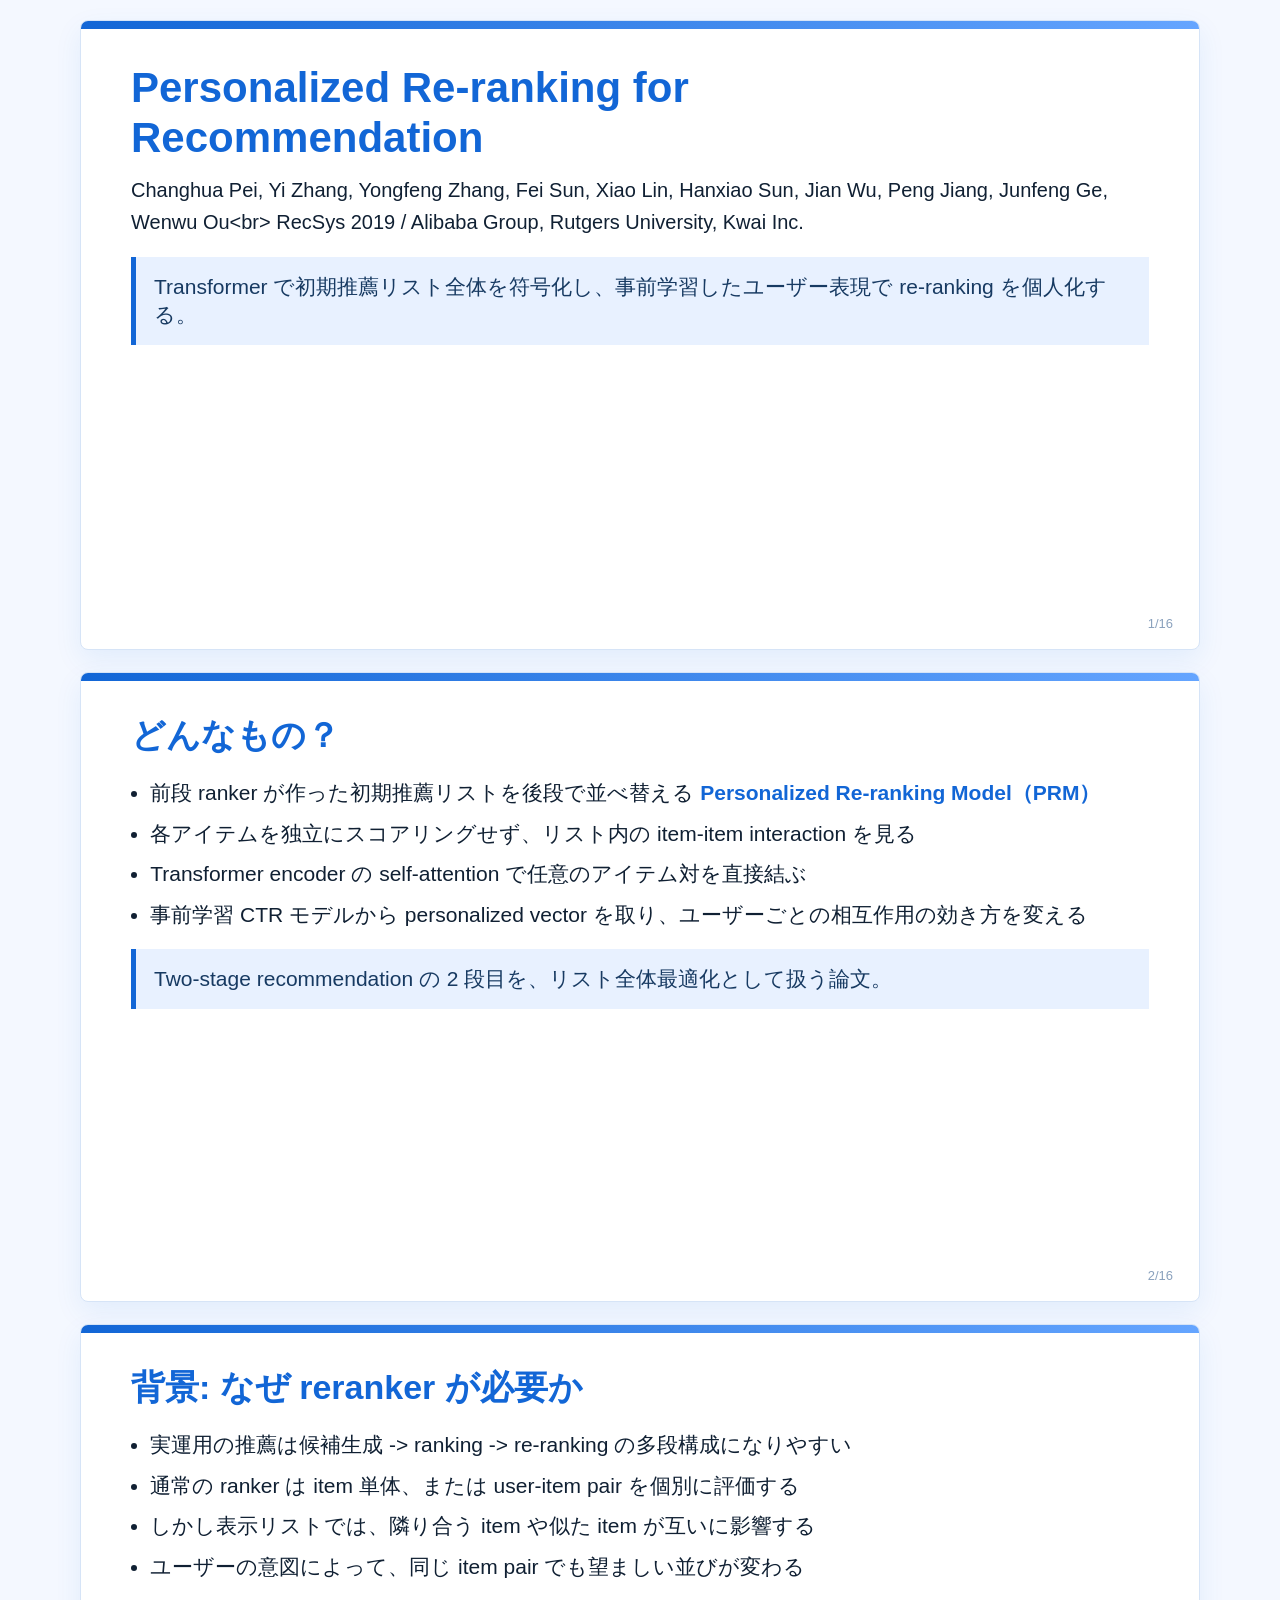
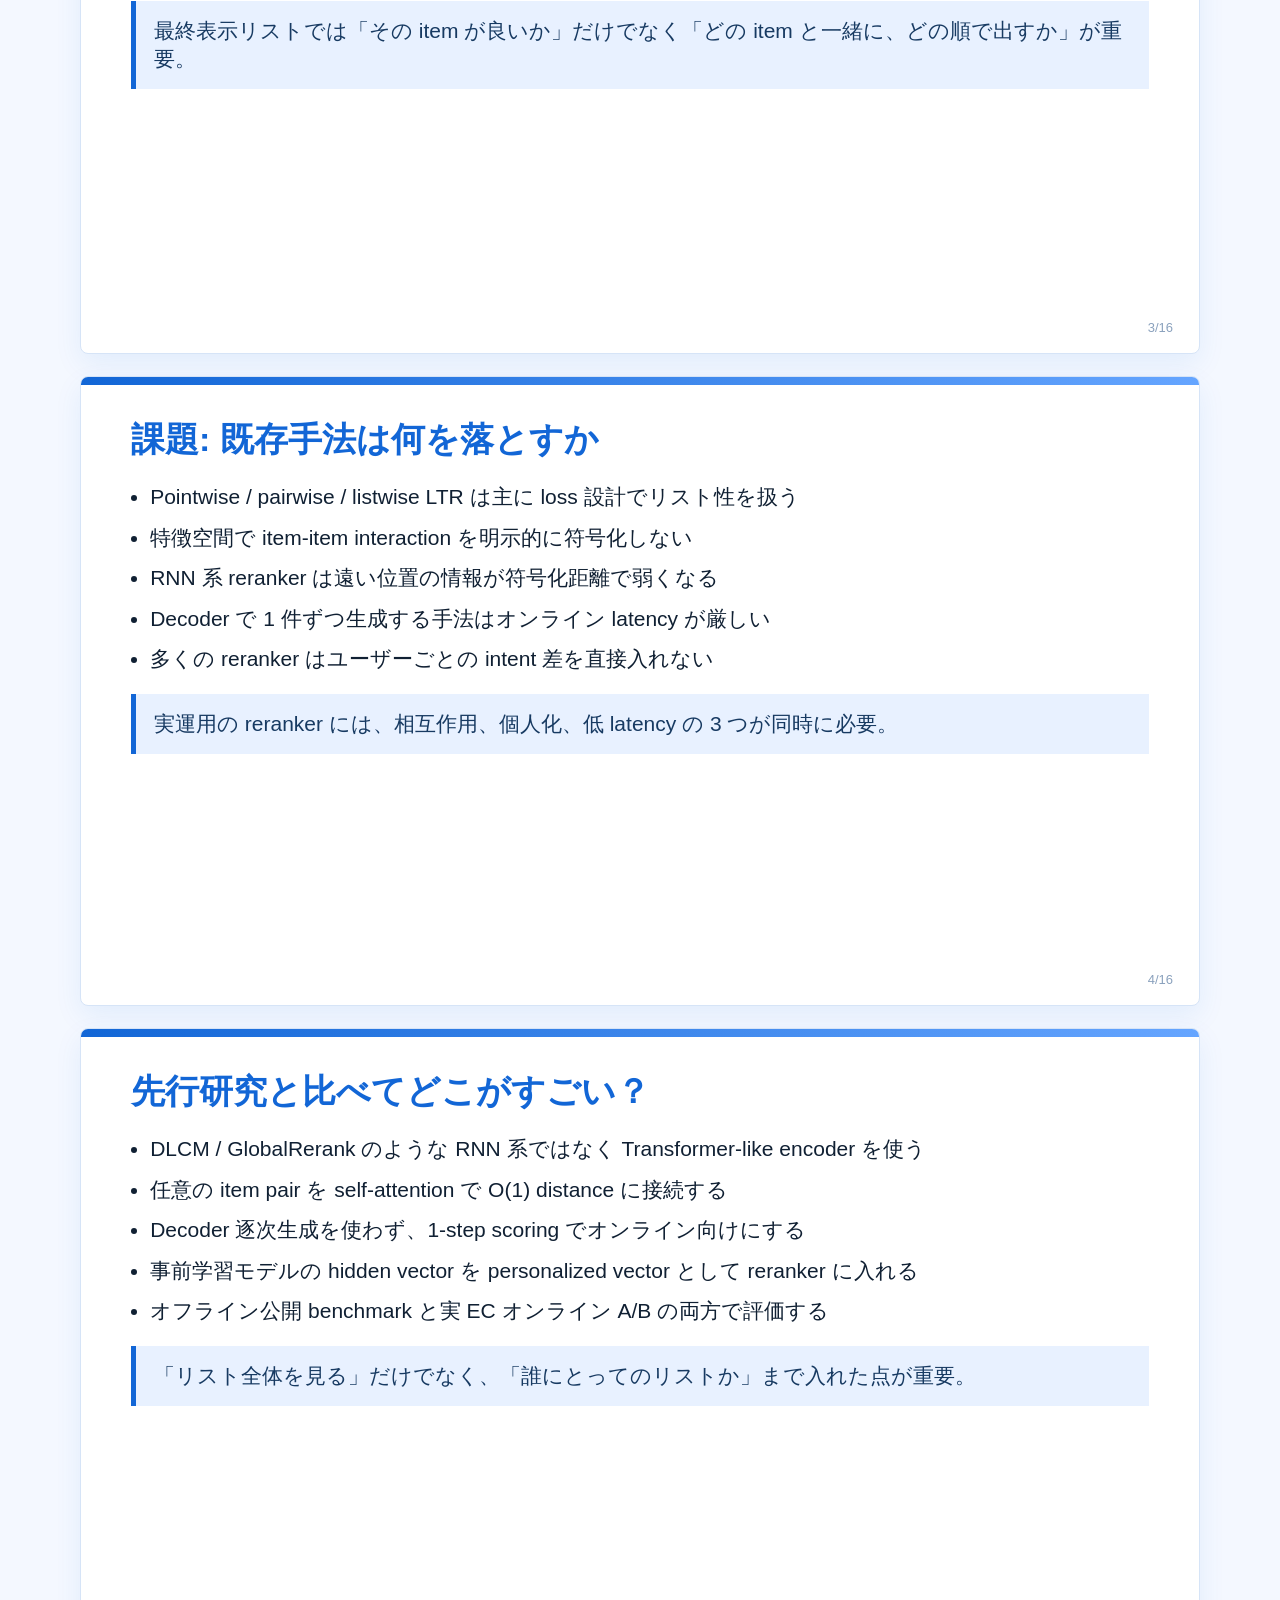
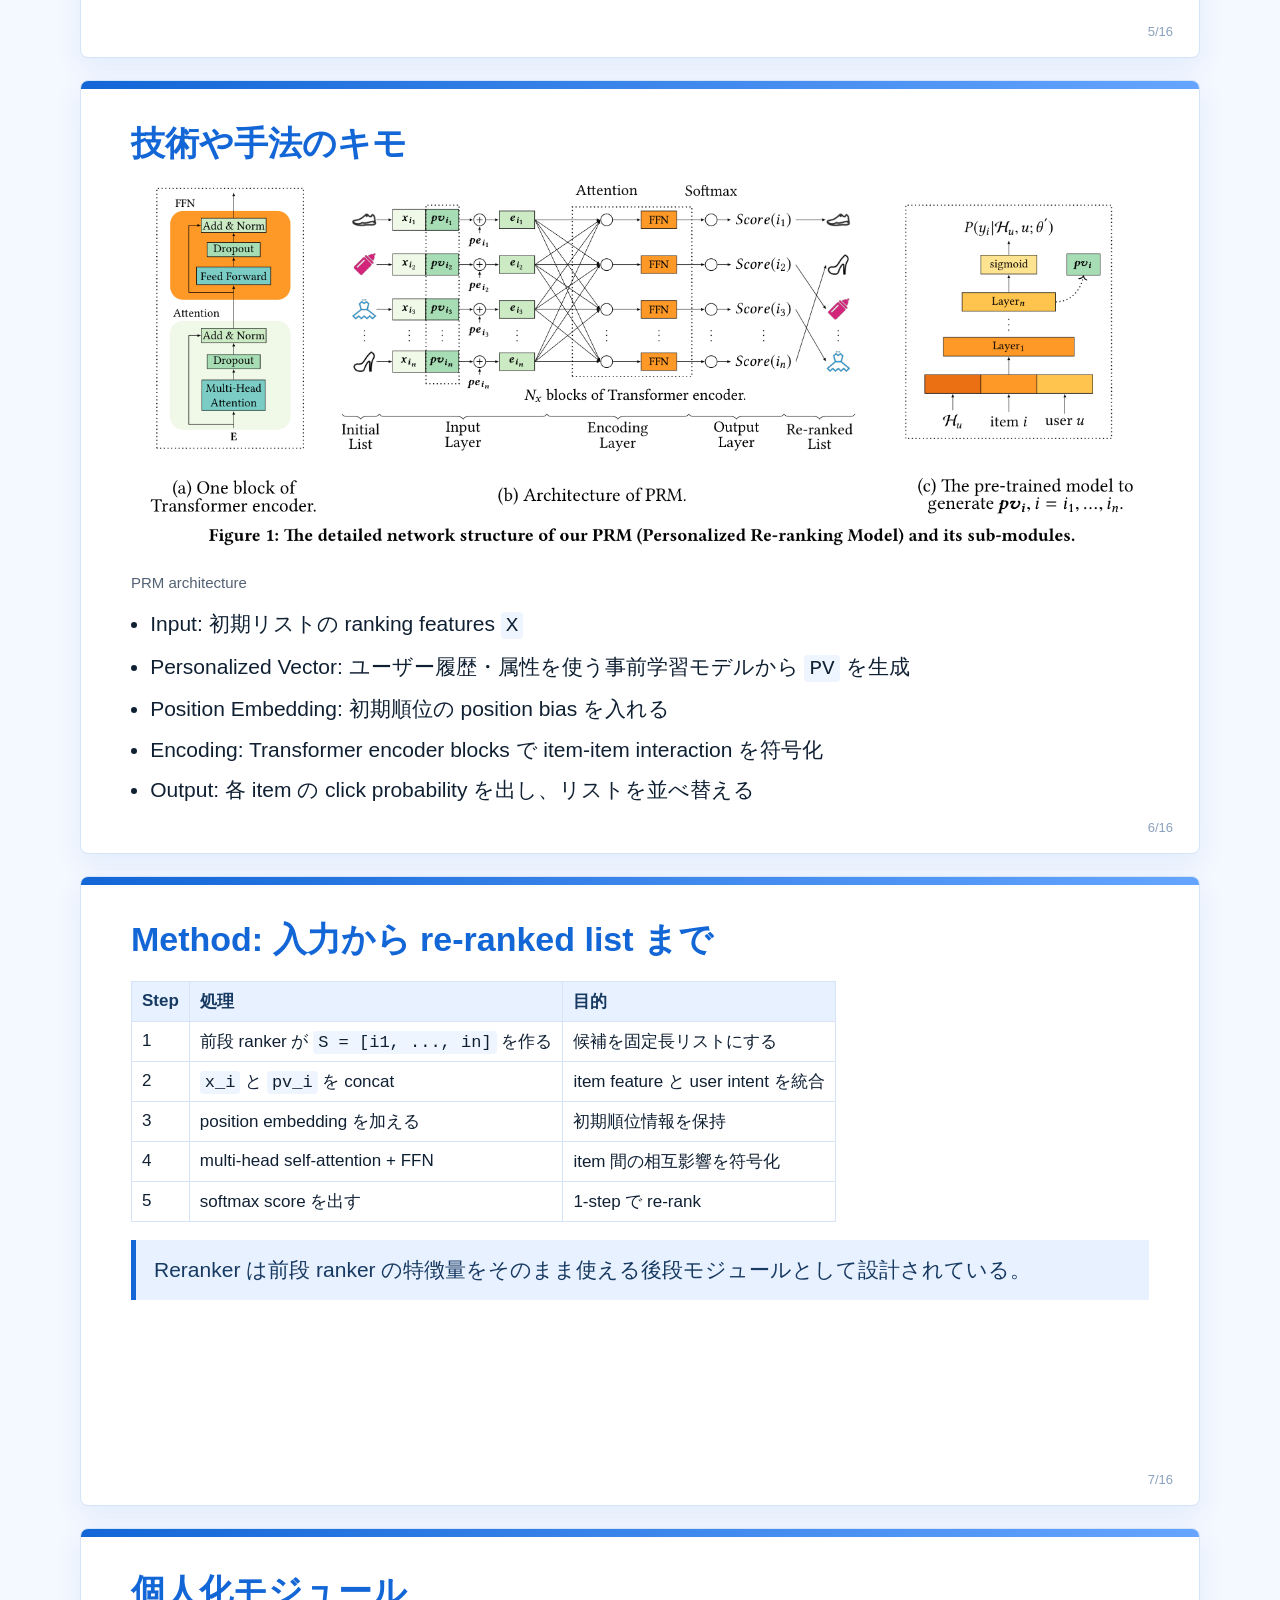
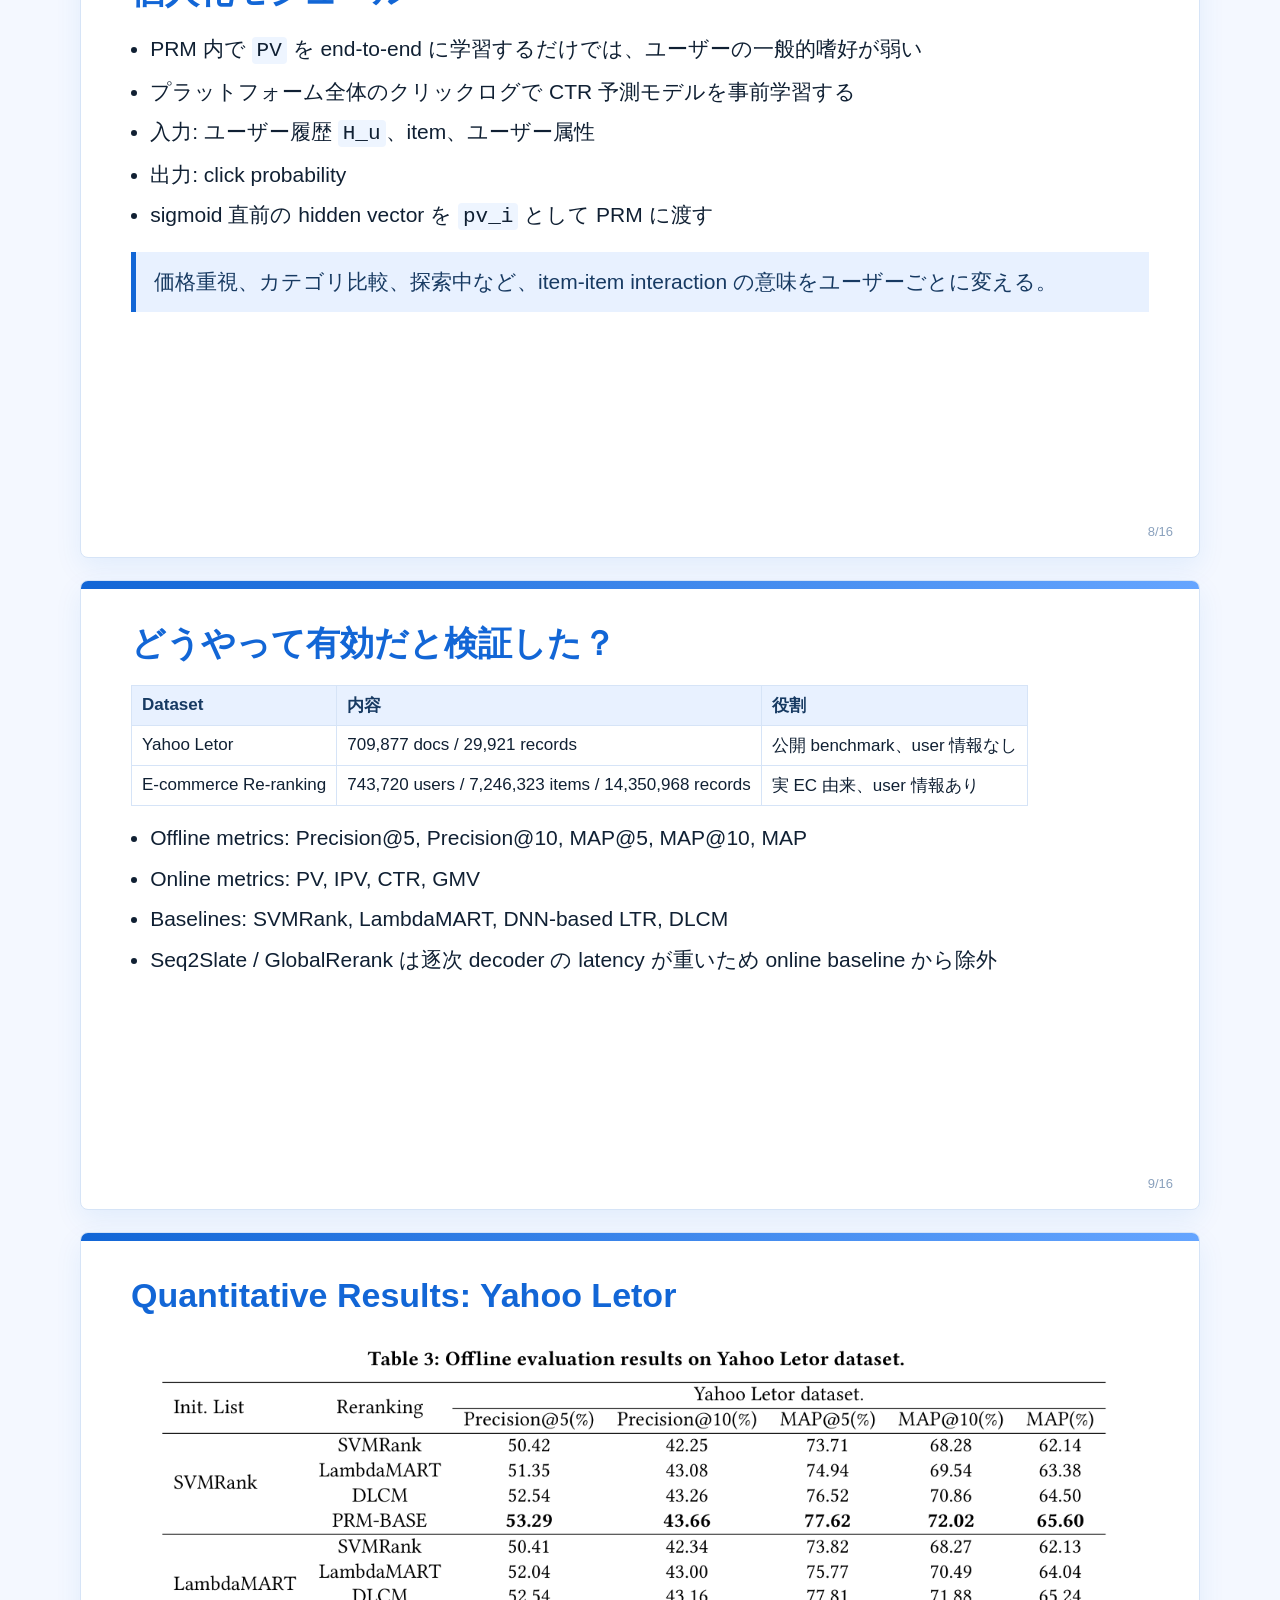
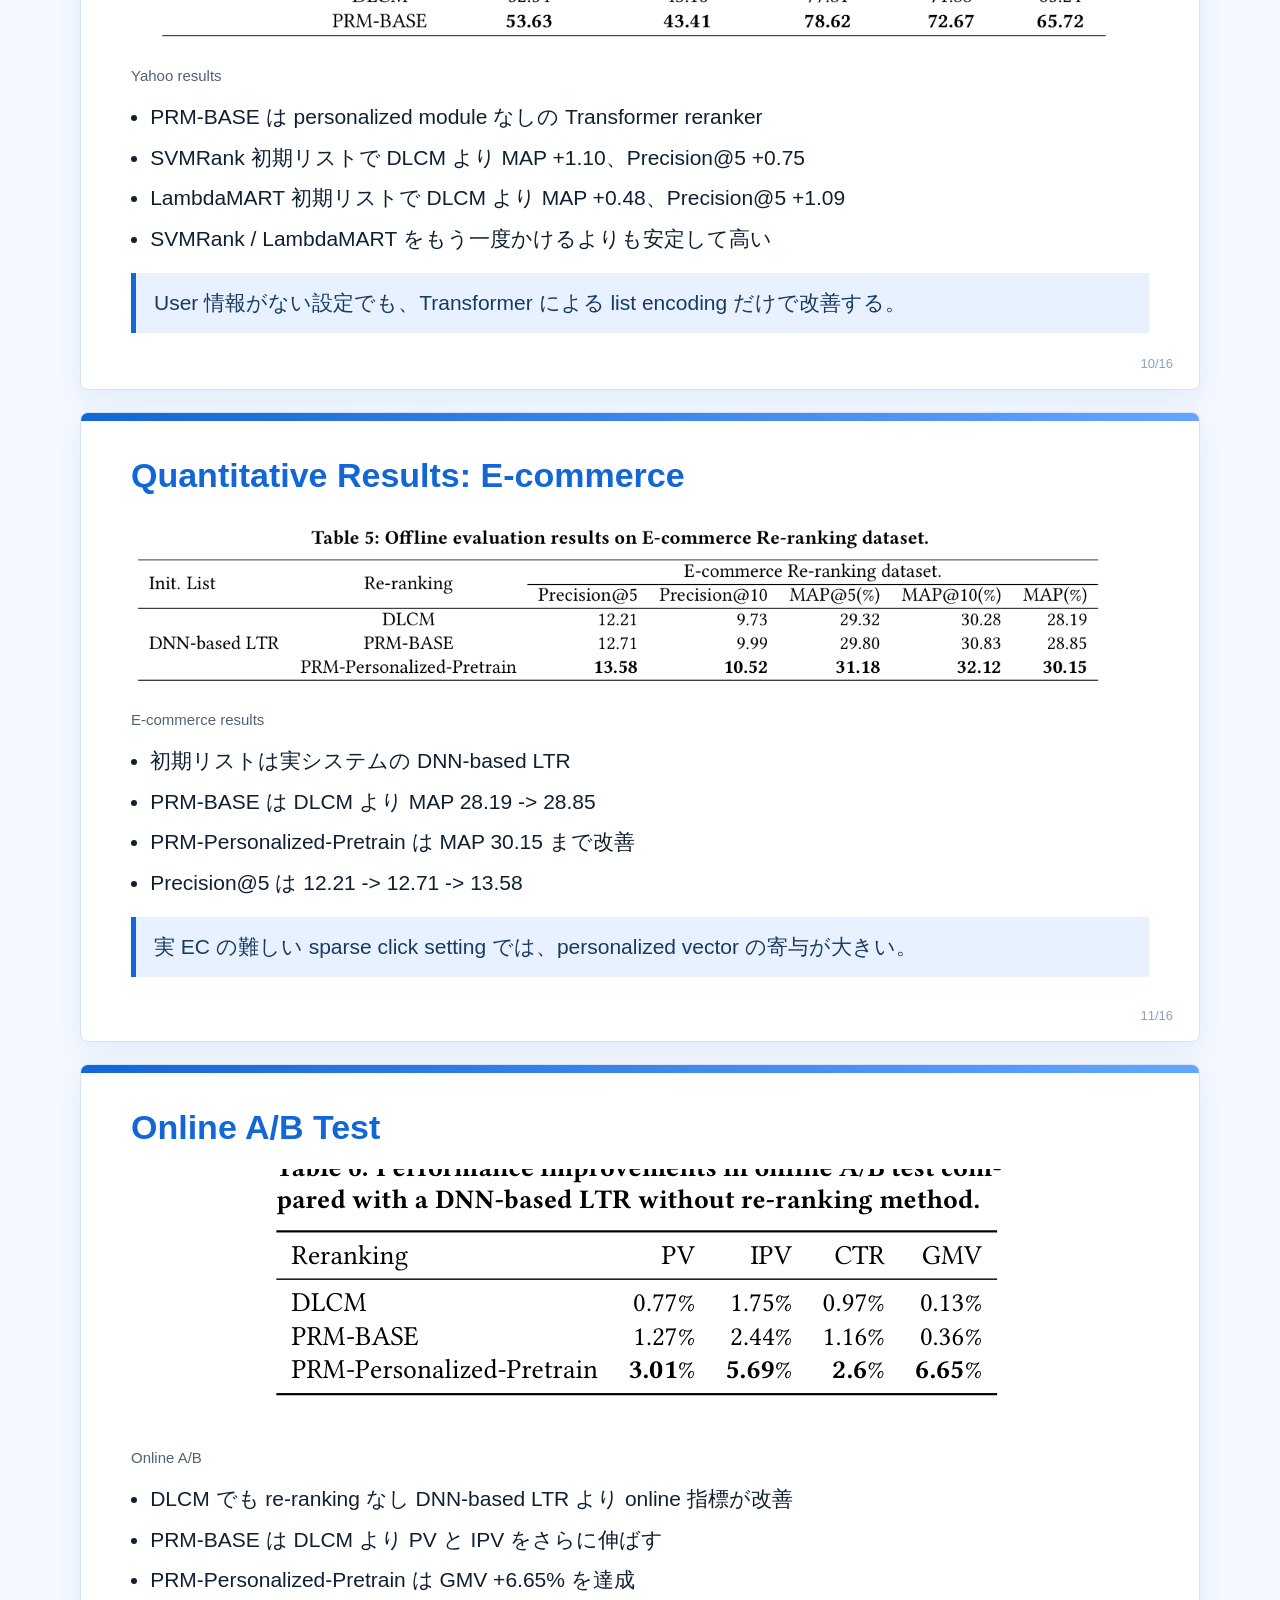
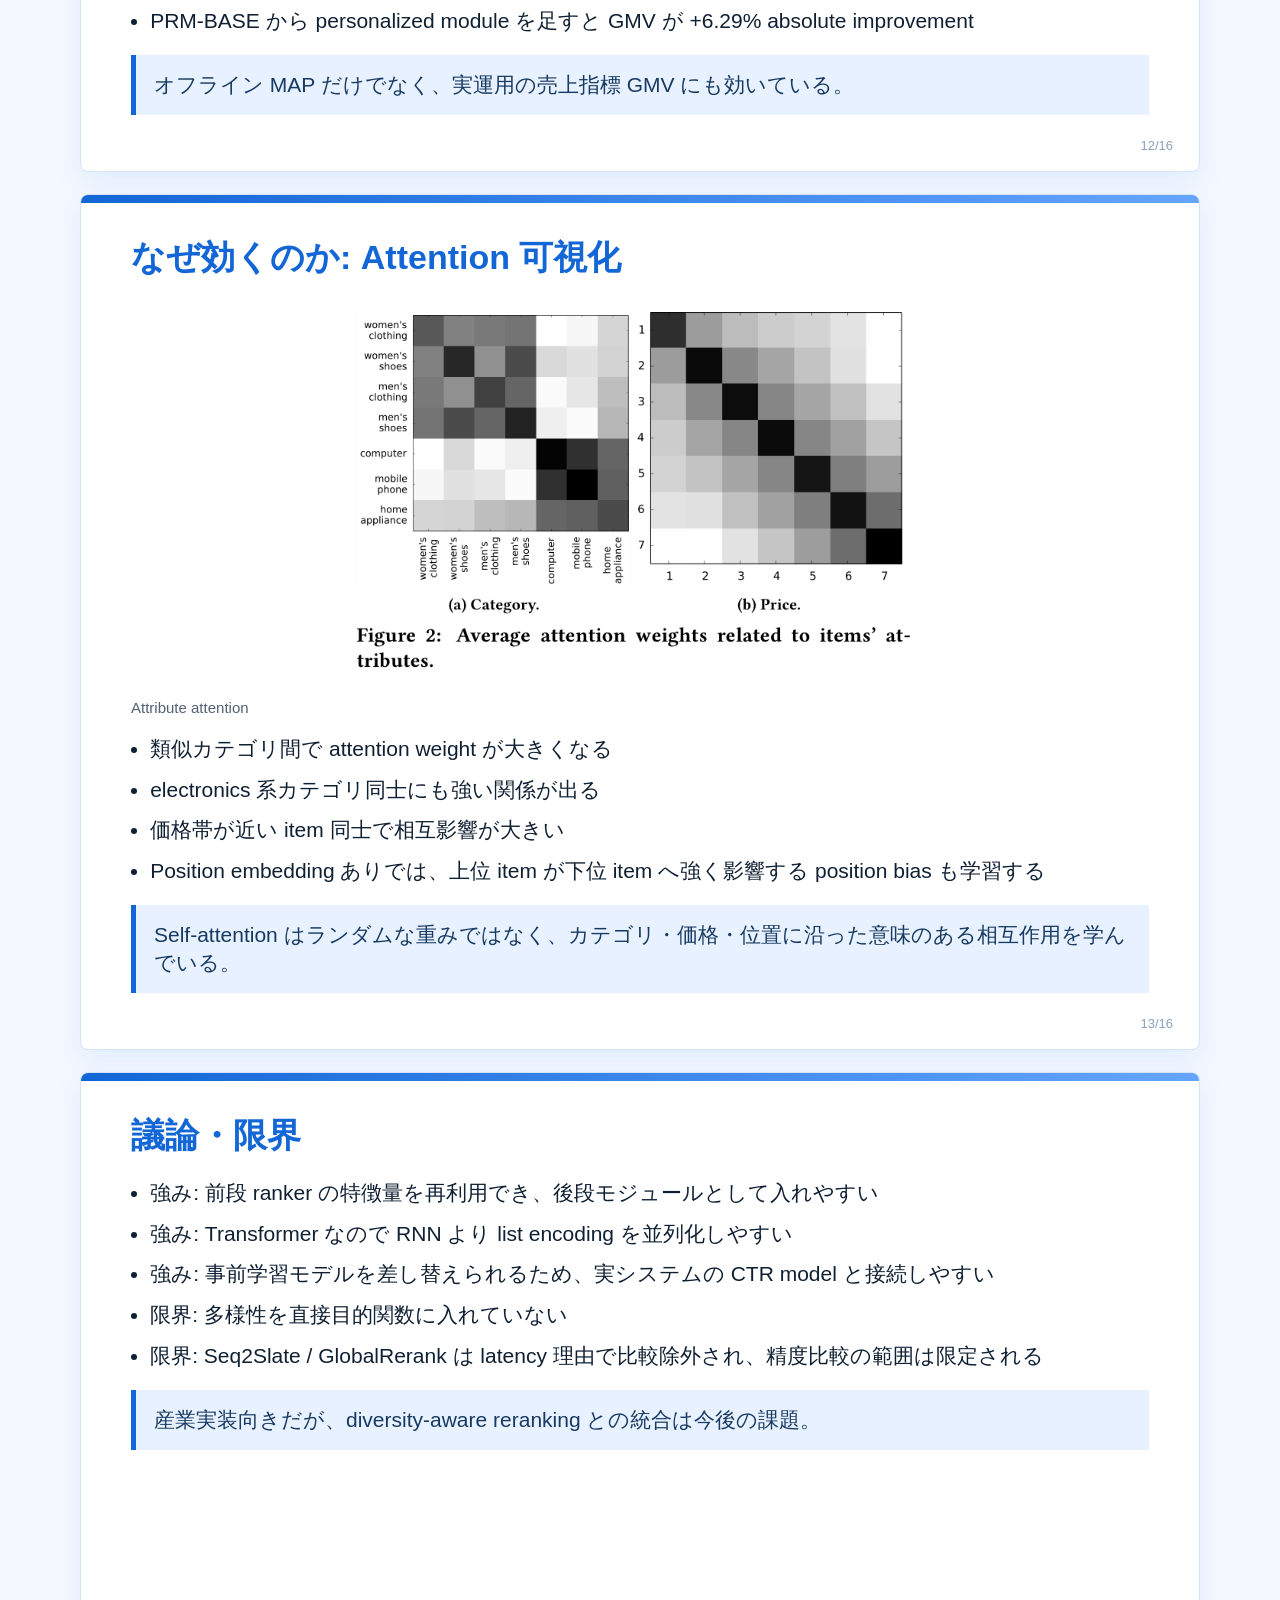
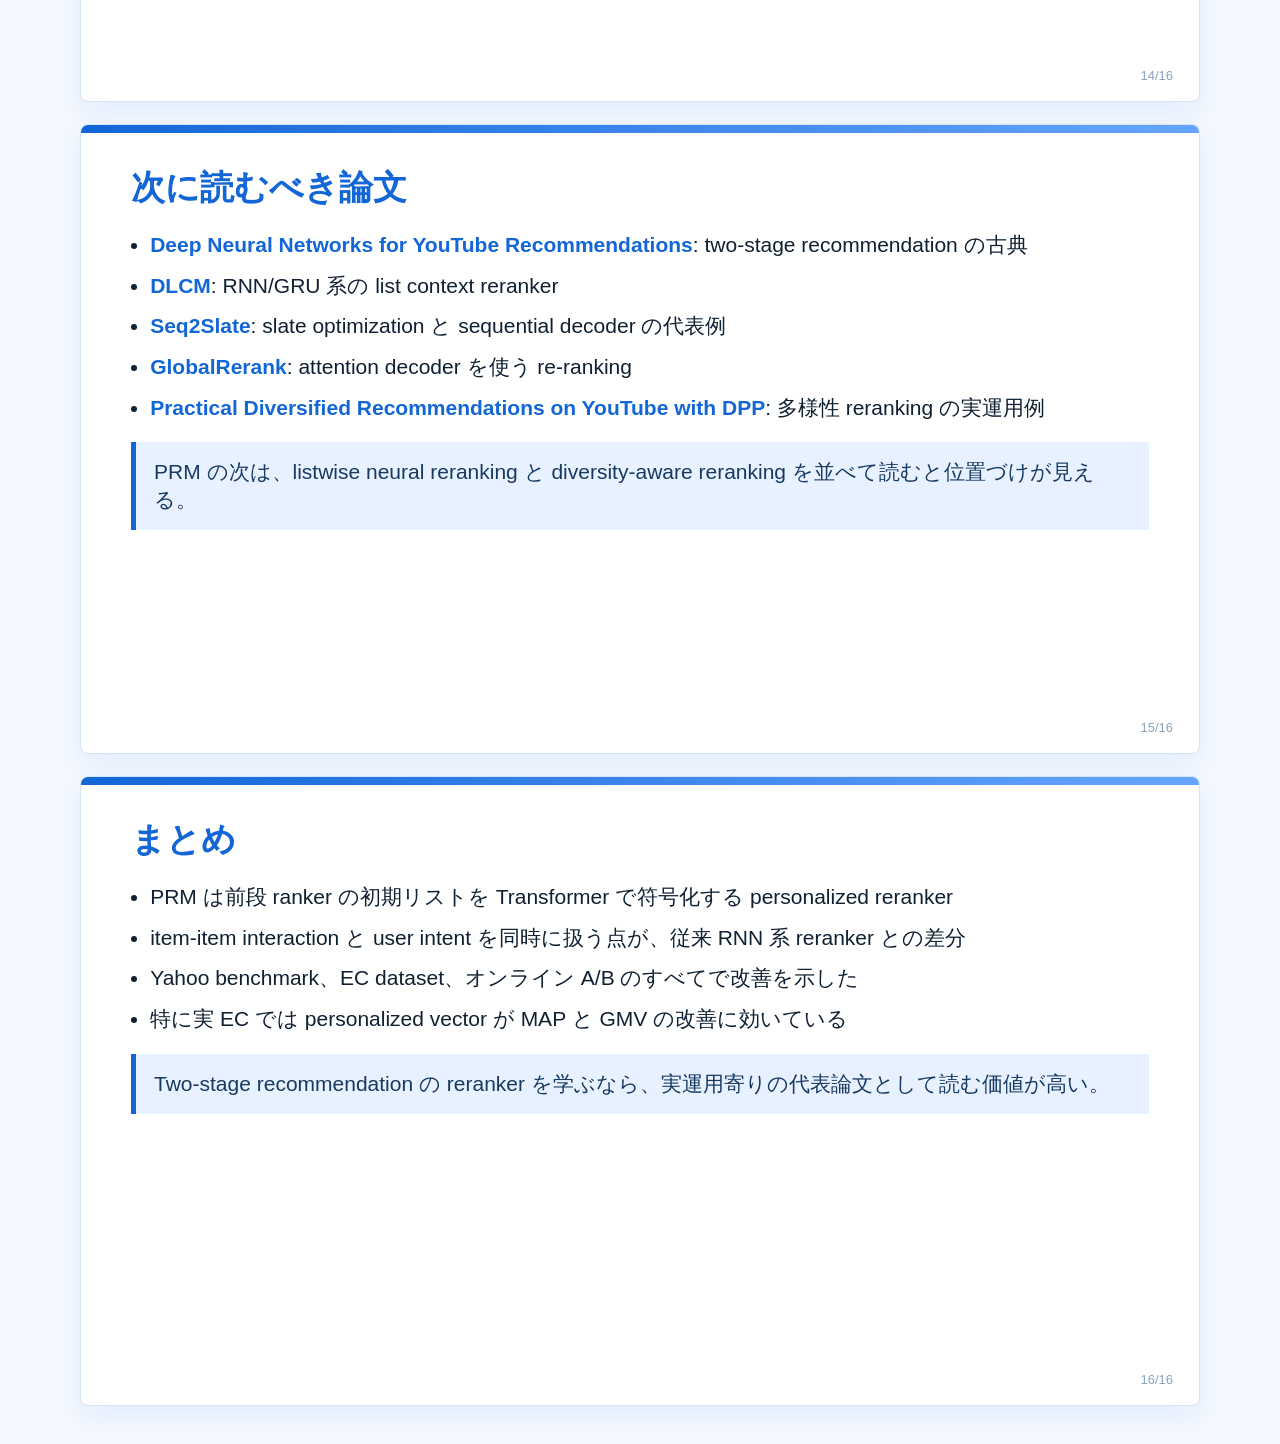
<file: papers/1904.06813/slides/index.html>
<!doctype html><html lang="ja"><head><meta charset="utf-8"><meta name="viewport" content="width=device-width, initial-scale=1"><title>Personalized Re-ranking for Recommendation</title><style>
:root {
  color-scheme: light;
  --bg: #f4f8ff;
  --slide: #ffffff;
  --ink: #102033;
  --muted: #526173;
  --blue: #1266d6;
  --blue-2: #e8f1ff;
  --line: #d6e4f7;
}
* { box-sizing: border-box; }
body {
  margin: 0;
  background: var(--bg);
  color: var(--ink);
  font-family: -apple-system, BlinkMacSystemFont, "Hiragino Sans", "Yu Gothic", "Noto Sans JP", sans-serif;
}
.deck { width: 100%; padding: 20px; }
.slide {
  width: min(1120px, calc(100vw - 32px));
  min-height: min(630px, calc((100vw - 32px) * 9 / 16));
  margin: 0 auto 22px;
  padding: 42px 50px 38px;
  background: var(--slide);
  border: 1px solid var(--line);
  border-radius: 8px;
  box-shadow: 0 10px 28px rgba(18, 102, 214, 0.08);
  position: relative;
  overflow: hidden;
}
.slide::before {
  content: "";
  position: absolute;
  inset: 0 0 auto 0;
  height: 8px;
  background: linear-gradient(90deg, var(--blue), #65a5ff);
}
.slide-number {
  position: absolute;
  right: 26px;
  bottom: 18px;
  color: #8aa1bd;
  font-size: 13px;
}
h1, h2, h3 { margin: 0; line-height: 1.18; letter-spacing: 0; }
h1 { font-size: 42px; color: var(--blue); max-width: 900px; }
h2 { font-size: 34px; color: var(--blue); margin-bottom: 22px; }
h3 { font-size: 23px; margin: 24px 0 10px; }
p { font-size: 20px; line-height: 1.62; margin: 12px 0; }
ul, ol { margin: 14px 0 0 1.2em; padding: 0; }
li { font-size: 21px; line-height: 1.55; margin: 8px 0; }
strong { color: var(--blue); }
code { background: #eef5ff; padding: 2px 5px; border-radius: 4px; }
blockquote {
  margin: 18px 0;
  padding: 16px 18px;
  border-left: 5px solid var(--blue);
  background: var(--blue-2);
  color: #173a62;
  font-size: 21px;
}
figure { margin: 18px 0 0; }
img { max-width: 100%; max-height: 390px; display: block; margin: 0 auto; object-fit: contain; }
figcaption { color: var(--muted); font-size: 15px; line-height: 1.45; margin-top: 8px; }
table { border-collapse: collapse; width: 100%; margin: 16px 0; font-size: 17px; display: block; overflow-x: auto; }
th, td { border: 1px solid var(--line); padding: 8px 10px; text-align: left; white-space: nowrap; }
th { background: var(--blue-2); color: #173a62; }
.two-col { display: grid; grid-template-columns: 1fr 1fr; gap: 24px; align-items: start; }
@media (max-width: 720px) {
  .deck { padding: 10px; }
  .slide { width: calc(100vw - 20px); min-height: auto; padding: 30px 22px 42px; margin-bottom: 14px; }
  h1 { font-size: 30px; }
  h2 { font-size: 25px; }
  h3 { font-size: 20px; }
  p, li { font-size: 17px; }
  .two-col { grid-template-columns: 1fr; }
  img { max-height: none; }
}
@media print {
  body { background: white; }
  .deck { padding: 0; }
  .slide { page-break-after: always; margin: 0; width: 100vw; min-height: 100vh; border: 0; box-shadow: none; border-radius: 0; }
}
</style></head><body><main class="deck"><section class="slide"><h1>Personalized Re-ranking for Recommendation</h1>
<p>Changhua Pei, Yi Zhang, Yongfeng Zhang, Fei Sun, Xiao Lin, Hanxiao Sun, Jian Wu, Peng Jiang, Junfeng Ge, Wenwu Ou&lt;br&gt; RecSys 2019 / Alibaba Group, Rutgers University, Kwai Inc.</p>
<blockquote>Transformer で初期推薦リスト全体を符号化し、事前学習したユーザー表現で re-ranking を個人化する。</blockquote><div class="slide-number">1/16</div></section>
<section class="slide"><h2>どんなもの？</h2>
<ul>
<li>前段 ranker が作った初期推薦リストを後段で並べ替える <strong>Personalized Re-ranking Model（PRM）</strong></li>
<li>各アイテムを独立にスコアリングせず、リスト内の item-item interaction を見る</li>
<li>Transformer encoder の self-attention で任意のアイテム対を直接結ぶ</li>
<li>事前学習 CTR モデルから personalized vector を取り、ユーザーごとの相互作用の効き方を変える</li>
</ul>
<blockquote>Two-stage recommendation の 2 段目を、リスト全体最適化として扱う論文。</blockquote><div class="slide-number">2/16</div></section>
<section class="slide"><h2>背景: なぜ reranker が必要か</h2>
<ul>
<li>実運用の推薦は候補生成 -&gt; ranking -&gt; re-ranking の多段構成になりやすい</li>
<li>通常の ranker は item 単体、または user-item pair を個別に評価する</li>
<li>しかし表示リストでは、隣り合う item や似た item が互いに影響する</li>
<li>ユーザーの意図によって、同じ item pair でも望ましい並びが変わる</li>
</ul>
<blockquote>最終表示リストでは「その item が良いか」だけでなく「どの item と一緒に、どの順で出すか」が重要。</blockquote><div class="slide-number">3/16</div></section>
<section class="slide"><h2>課題: 既存手法は何を落とすか</h2>
<ul>
<li>Pointwise / pairwise / listwise LTR は主に loss 設計でリスト性を扱う</li>
<li>特徴空間で item-item interaction を明示的に符号化しない</li>
<li>RNN 系 reranker は遠い位置の情報が符号化距離で弱くなる</li>
<li>Decoder で 1 件ずつ生成する手法はオンライン latency が厳しい</li>
<li>多くの reranker はユーザーごとの intent 差を直接入れない</li>
</ul>
<blockquote>実運用の reranker には、相互作用、個人化、低 latency の 3 つが同時に必要。</blockquote><div class="slide-number">4/16</div></section>
<section class="slide"><h2>先行研究と比べてどこがすごい？</h2>
<ul>
<li>DLCM / GlobalRerank のような RNN 系ではなく Transformer-like encoder を使う</li>
<li>任意の item pair を self-attention で O(1) distance に接続する</li>
<li>Decoder 逐次生成を使わず、1-step scoring でオンライン向けにする</li>
<li>事前学習モデルの hidden vector を personalized vector として reranker に入れる</li>
<li>オフライン公開 benchmark と実 EC オンライン A/B の両方で評価する</li>
</ul>
<blockquote>「リスト全体を見る」だけでなく、「誰にとってのリストか」まで入れた点が重要。</blockquote><div class="slide-number">5/16</div></section>
<section class="slide"><h2>技術や手法のキモ</h2>
<figure><img src="assets/figure-1-prm-architecture.png" alt="PRM architecture"><figcaption>PRM architecture</figcaption></figure>
<ul>
<li>Input: 初期リストの ranking features <code>X</code></li>
<li>Personalized Vector: ユーザー履歴・属性を使う事前学習モデルから <code>PV</code> を生成</li>
<li>Position Embedding: 初期順位の position bias を入れる</li>
<li>Encoding: Transformer encoder blocks で item-item interaction を符号化</li>
<li>Output: 各 item の click probability を出し、リストを並べ替える</li>
</ul><div class="slide-number">6/16</div></section>
<section class="slide"><h2>Method: 入力から re-ranked list まで</h2>
<table><thead><tr><th>Step</th><th>処理</th><th>目的</th></tr></thead><tbody>
<tr><td>1</td><td>前段 ranker が <code>S = [i1, ..., in]</code> を作る</td><td>候補を固定長リストにする</td></tr>
<tr><td>2</td><td><code>x_i</code> と <code>pv_i</code> を concat</td><td>item feature と user intent を統合</td></tr>
<tr><td>3</td><td>position embedding を加える</td><td>初期順位情報を保持</td></tr>
<tr><td>4</td><td>multi-head self-attention + FFN</td><td>item 間の相互影響を符号化</td></tr>
<tr><td>5</td><td>softmax score を出す</td><td>1-step で re-rank</td></tr>
</tbody></table>
<blockquote>Reranker は前段 ranker の特徴量をそのまま使える後段モジュールとして設計されている。</blockquote><div class="slide-number">7/16</div></section>
<section class="slide"><h2>個人化モジュール</h2>
<ul>
<li>PRM 内で <code>PV</code> を end-to-end に学習するだけでは、ユーザーの一般的嗜好が弱い</li>
<li>プラットフォーム全体のクリックログで CTR 予測モデルを事前学習する</li>
<li>入力: ユーザー履歴 <code>H_u</code>、item、ユーザー属性</li>
<li>出力: click probability</li>
<li>sigmoid 直前の hidden vector を <code>pv_i</code> として PRM に渡す</li>
</ul>
<blockquote>価格重視、カテゴリ比較、探索中など、item-item interaction の意味をユーザーごとに変える。</blockquote><div class="slide-number">8/16</div></section>
<section class="slide"><h2>どうやって有効だと検証した？</h2>
<table><thead><tr><th>Dataset</th><th>内容</th><th>役割</th></tr></thead><tbody>
<tr><td>Yahoo Letor</td><td>709,877 docs / 29,921 records</td><td>公開 benchmark、user 情報なし</td></tr>
<tr><td>E-commerce Re-ranking</td><td>743,720 users / 7,246,323 items / 14,350,968 records</td><td>実 EC 由来、user 情報あり</td></tr>
</tbody></table>
<ul>
<li>Offline metrics: Precision@5, Precision@10, MAP@5, MAP@10, MAP</li>
<li>Online metrics: PV, IPV, CTR, GMV</li>
<li>Baselines: SVMRank, LambdaMART, DNN-based LTR, DLCM</li>
<li>Seq2Slate / GlobalRerank は逐次 decoder の latency が重いため online baseline から除外</li>
</ul><div class="slide-number">9/16</div></section>
<section class="slide"><h2>Quantitative Results: Yahoo Letor</h2>
<figure><img src="assets/table-3-yahoo-results.png" alt="Yahoo results"><figcaption>Yahoo results</figcaption></figure>
<ul>
<li>PRM-BASE は personalized module なしの Transformer reranker</li>
<li>SVMRank 初期リストで DLCM より MAP +1.10、Precision@5 +0.75</li>
<li>LambdaMART 初期リストで DLCM より MAP +0.48、Precision@5 +1.09</li>
<li>SVMRank / LambdaMART をもう一度かけるよりも安定して高い</li>
</ul>
<blockquote>User 情報がない設定でも、Transformer による list encoding だけで改善する。</blockquote><div class="slide-number">10/16</div></section>
<section class="slide"><h2>Quantitative Results: E-commerce</h2>
<figure><img src="assets/table-5-ecommerce-results.png" alt="E-commerce results"><figcaption>E-commerce results</figcaption></figure>
<ul>
<li>初期リストは実システムの DNN-based LTR</li>
<li>PRM-BASE は DLCM より MAP 28.19 -&gt; 28.85</li>
<li>PRM-Personalized-Pretrain は MAP 30.15 まで改善</li>
<li>Precision@5 は 12.21 -&gt; 12.71 -&gt; 13.58</li>
</ul>
<blockquote>実 EC の難しい sparse click setting では、personalized vector の寄与が大きい。</blockquote><div class="slide-number">11/16</div></section>
<section class="slide"><h2>Online A/B Test</h2>
<figure><img src="assets/table-6-online-ab.png" alt="Online A/B"><figcaption>Online A/B</figcaption></figure>
<ul>
<li>DLCM でも re-ranking なし DNN-based LTR より online 指標が改善</li>
<li>PRM-BASE は DLCM より PV と IPV をさらに伸ばす</li>
<li>PRM-Personalized-Pretrain は GMV +6.65% を達成</li>
<li>PRM-BASE から personalized module を足すと GMV が +6.29% absolute improvement</li>
</ul>
<blockquote>オフライン MAP だけでなく、実運用の売上指標 GMV にも効いている。</blockquote><div class="slide-number">12/16</div></section>
<section class="slide"><h2>なぜ効くのか: Attention 可視化</h2>
<figure><img src="assets/figure-2-attribute-attention.png" alt="Attribute attention"><figcaption>Attribute attention</figcaption></figure>
<ul>
<li>類似カテゴリ間で attention weight が大きくなる</li>
<li>electronics 系カテゴリ同士にも強い関係が出る</li>
<li>価格帯が近い item 同士で相互影響が大きい</li>
<li>Position embedding ありでは、上位 item が下位 item へ強く影響する position bias も学習する</li>
</ul>
<blockquote>Self-attention はランダムな重みではなく、カテゴリ・価格・位置に沿った意味のある相互作用を学んでいる。</blockquote><div class="slide-number">13/16</div></section>
<section class="slide"><h2>議論・限界</h2>
<ul>
<li>強み: 前段 ranker の特徴量を再利用でき、後段モジュールとして入れやすい</li>
<li>強み: Transformer なので RNN より list encoding を並列化しやすい</li>
<li>強み: 事前学習モデルを差し替えられるため、実システムの CTR model と接続しやすい</li>
<li>限界: 多様性を直接目的関数に入れていない</li>
<li>限界: Seq2Slate / GlobalRerank は latency 理由で比較除外され、精度比較の範囲は限定される</li>
</ul>
<blockquote>産業実装向きだが、diversity-aware reranking との統合は今後の課題。</blockquote><div class="slide-number">14/16</div></section>
<section class="slide"><h2>次に読むべき論文</h2>
<ul>
<li><strong>Deep Neural Networks for YouTube Recommendations</strong>: two-stage recommendation の古典</li>
<li><strong>DLCM</strong>: RNN/GRU 系の list context reranker</li>
<li><strong>Seq2Slate</strong>: slate optimization と sequential decoder の代表例</li>
<li><strong>GlobalRerank</strong>: attention decoder を使う re-ranking</li>
<li><strong>Practical Diversified Recommendations on YouTube with DPP</strong>: 多様性 reranking の実運用例</li>
</ul>
<blockquote>PRM の次は、listwise neural reranking と diversity-aware reranking を並べて読むと位置づけが見える。</blockquote><div class="slide-number">15/16</div></section>
<section class="slide"><h2>まとめ</h2>
<ul>
<li>PRM は前段 ranker の初期リストを Transformer で符号化する personalized reranker</li>
<li>item-item interaction と user intent を同時に扱う点が、従来 RNN 系 reranker との差分</li>
<li>Yahoo benchmark、EC dataset、オンライン A/B のすべてで改善を示した</li>
<li>特に実 EC では personalized vector が MAP と GMV の改善に効いている</li>
</ul>
<blockquote>Two-stage recommendation の reranker を学ぶなら、実運用寄りの代表論文として読む価値が高い。</blockquote><div class="slide-number">16/16</div></section></main></body></html>
</file>
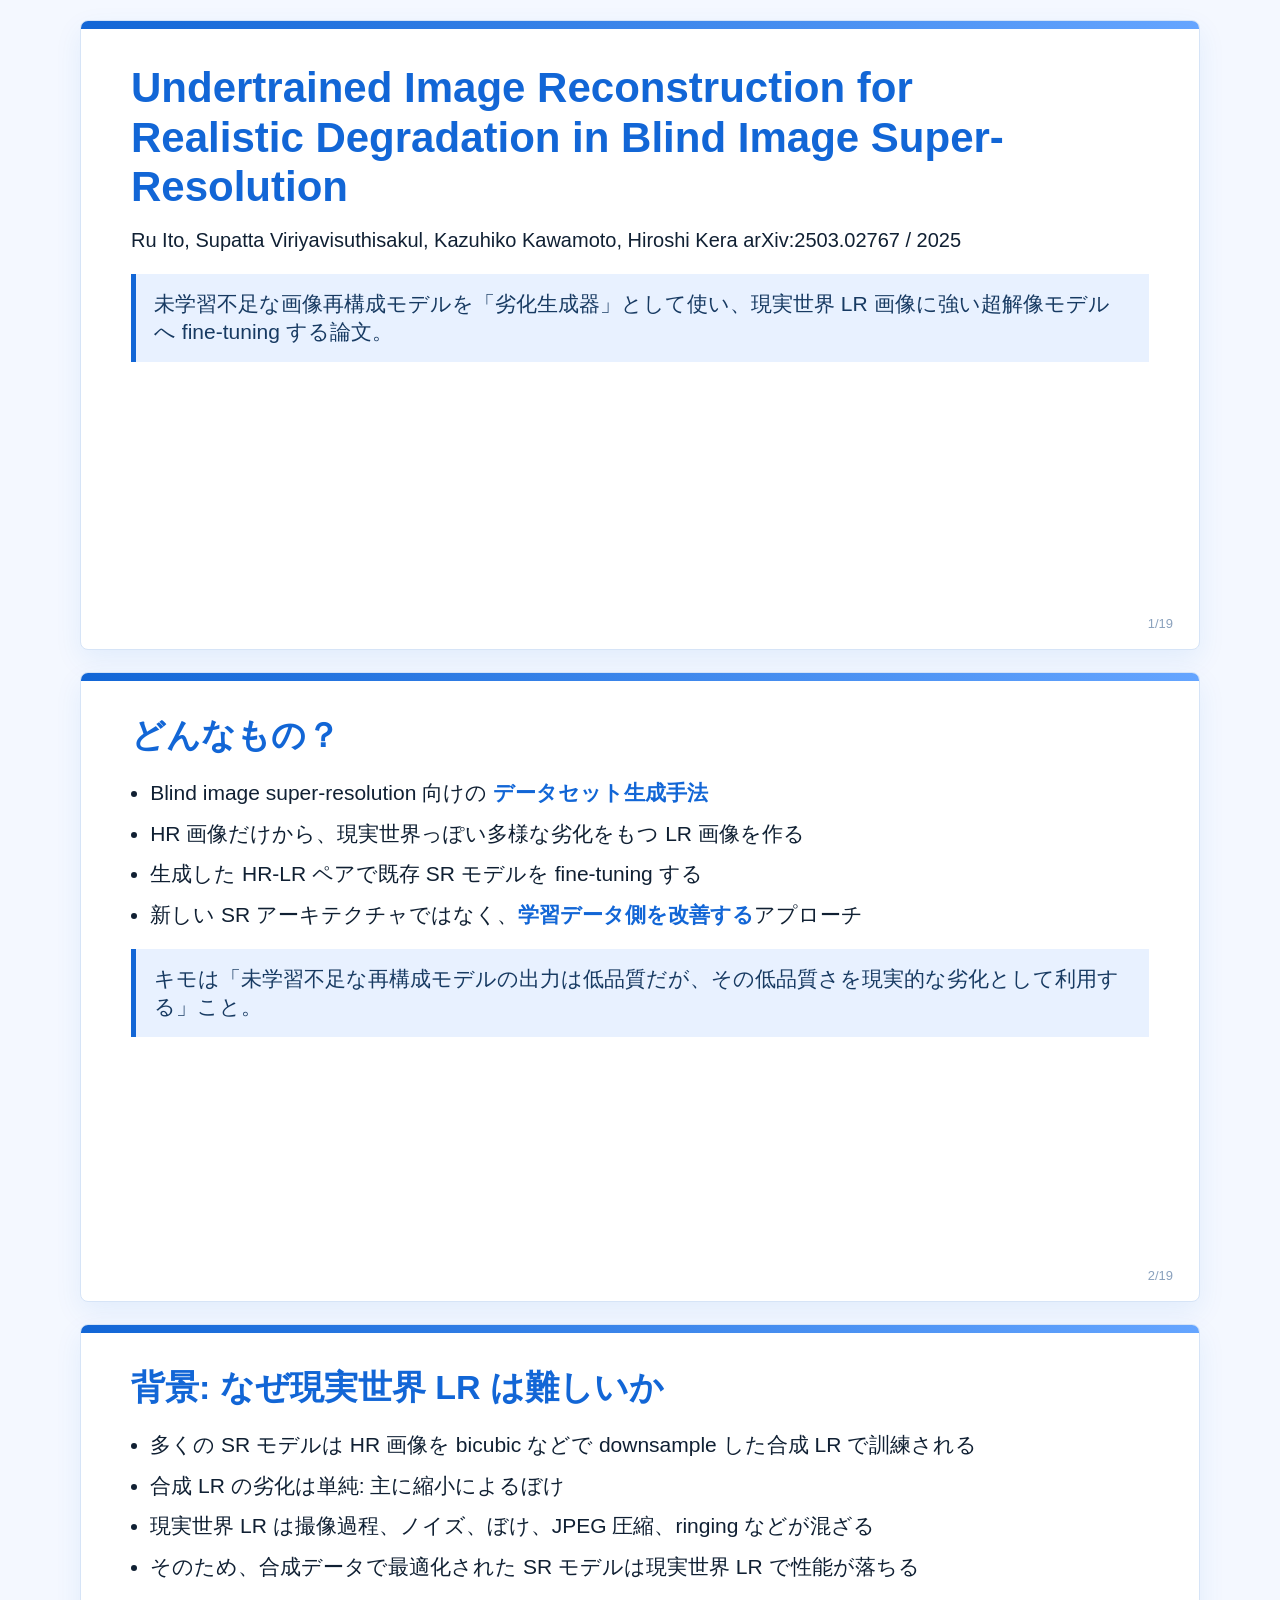
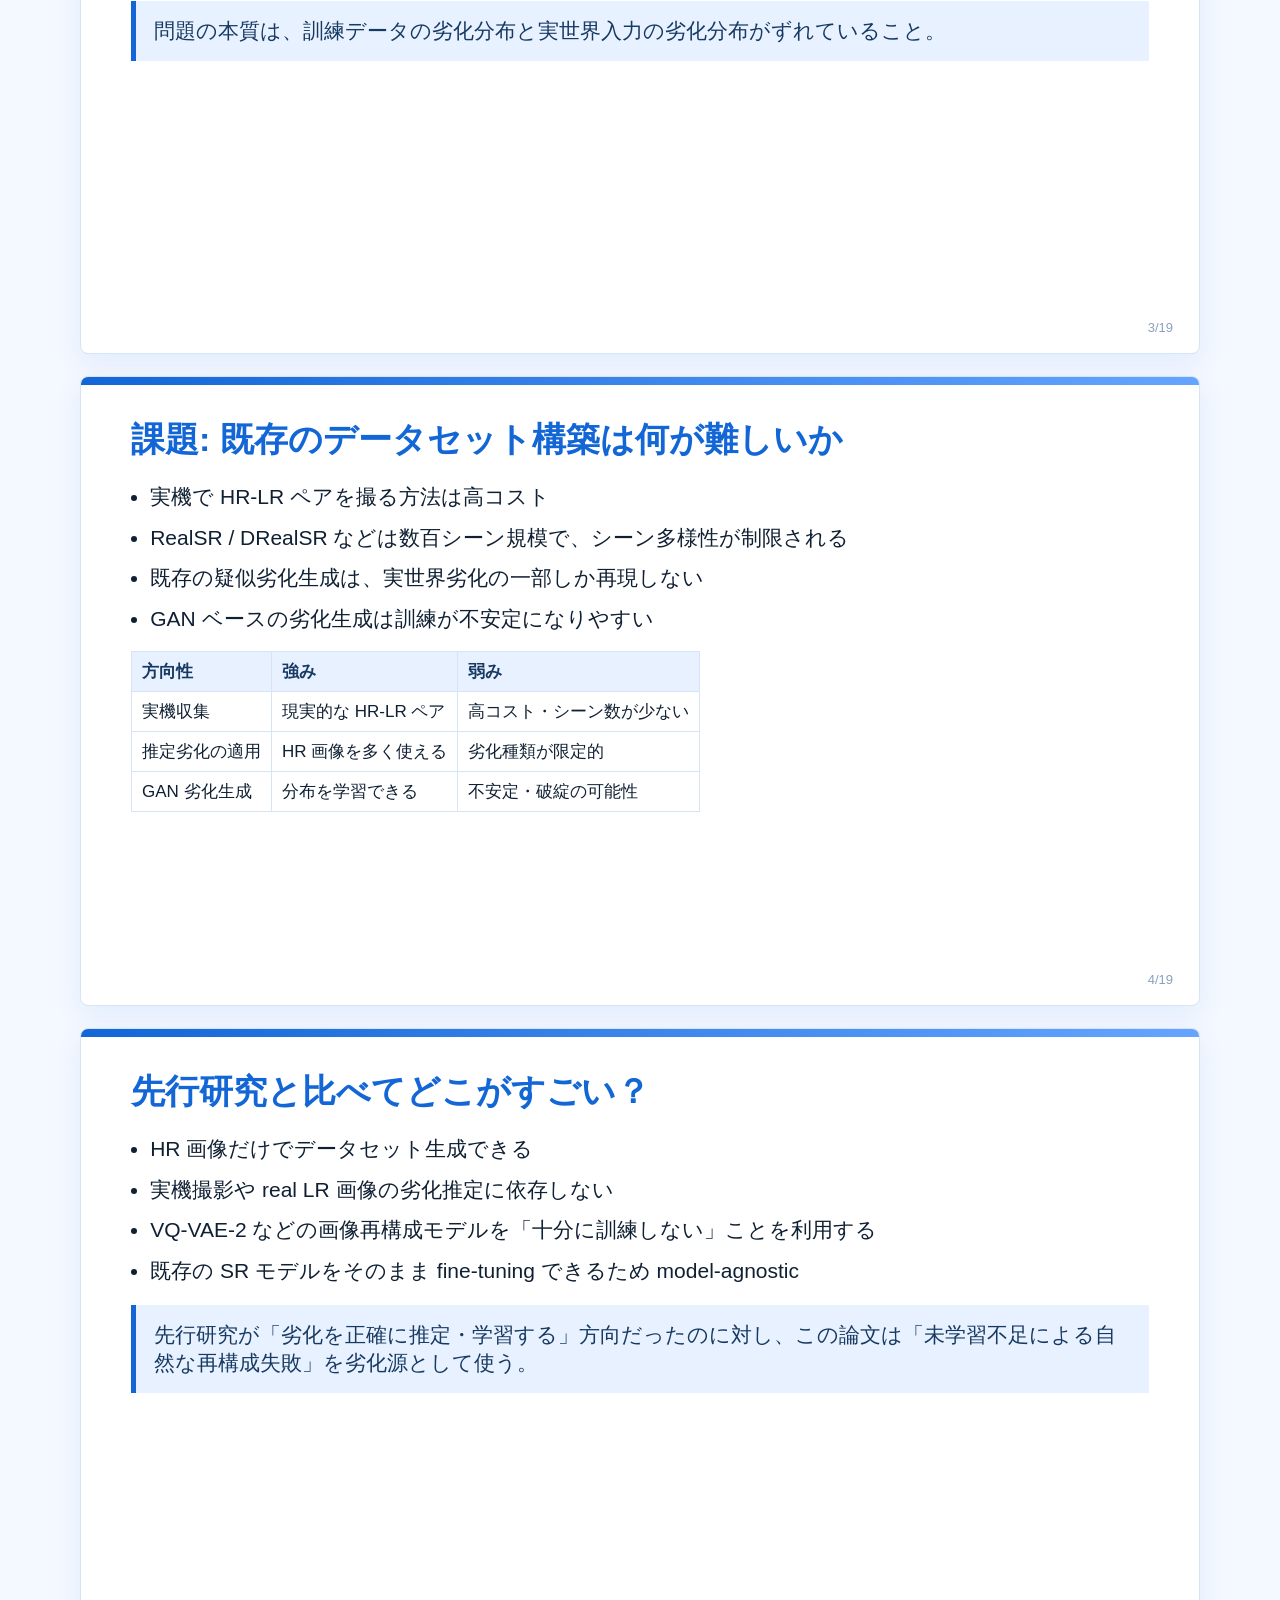
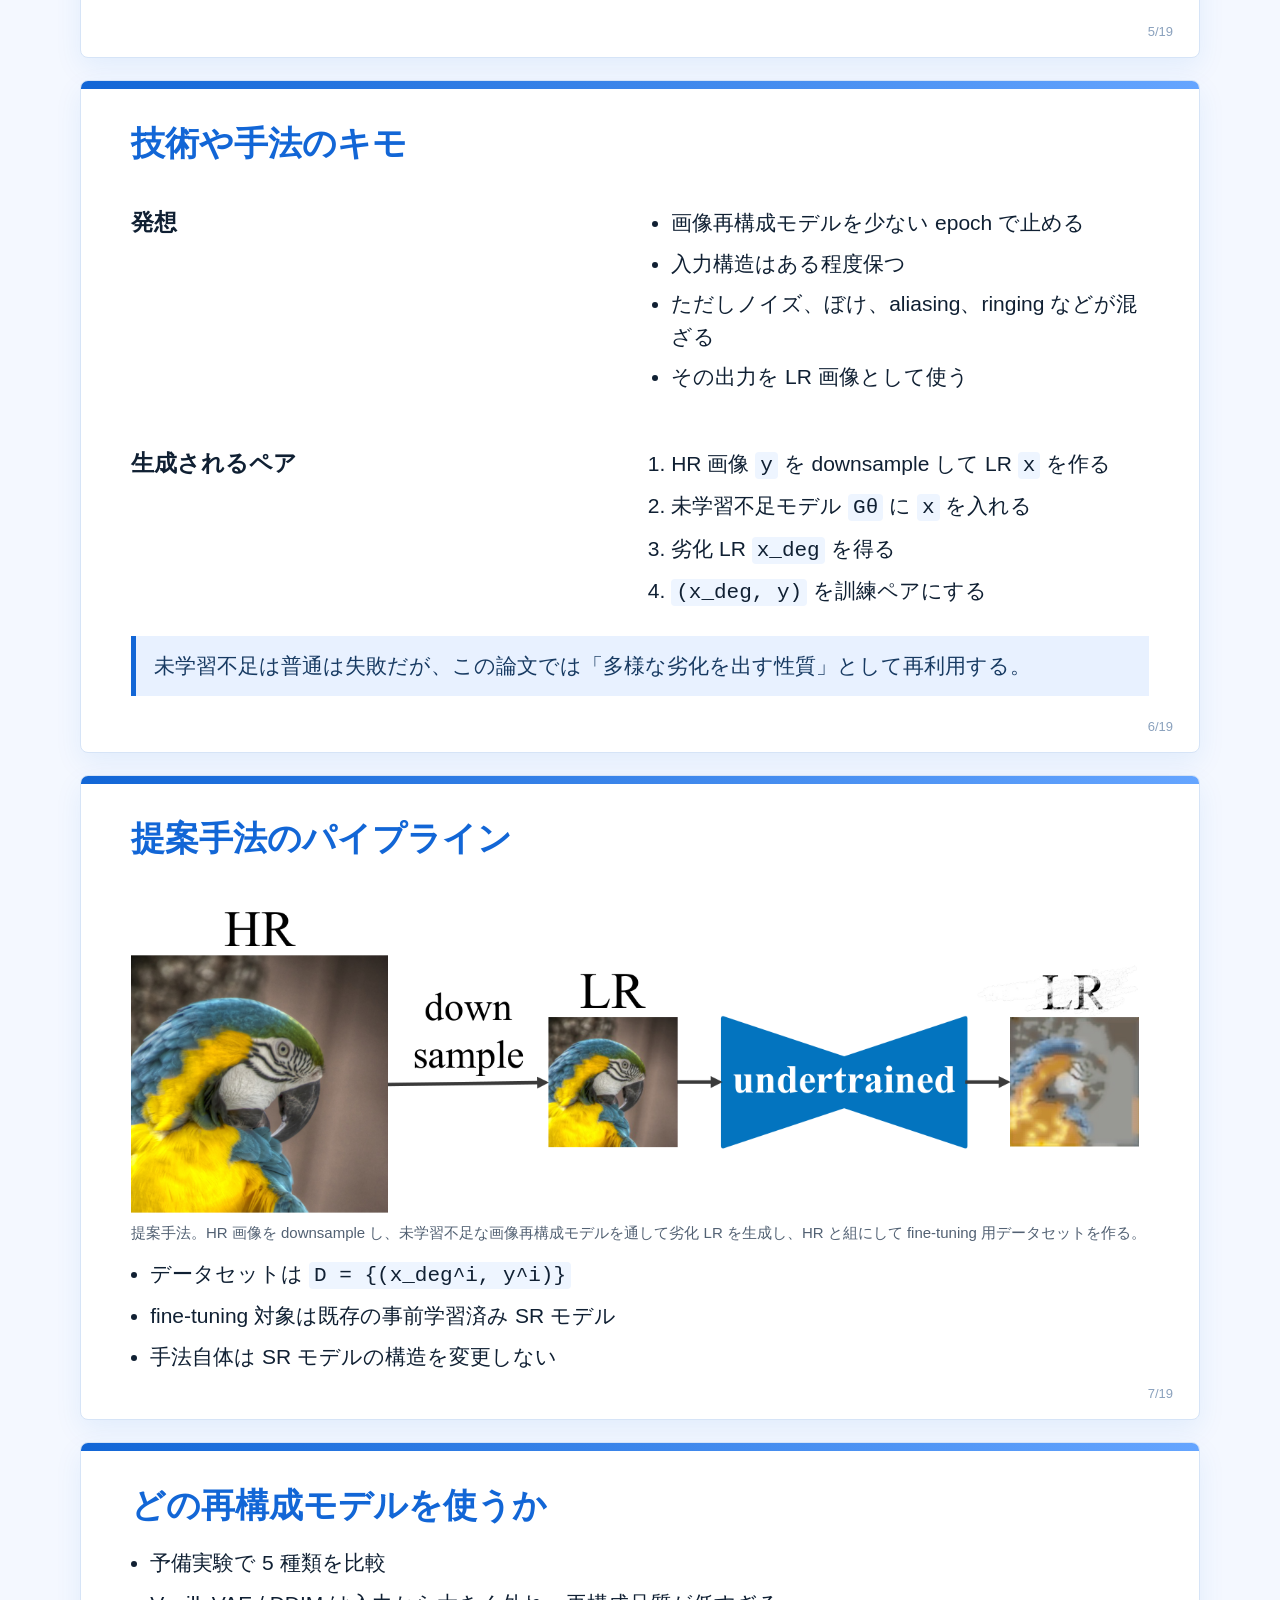
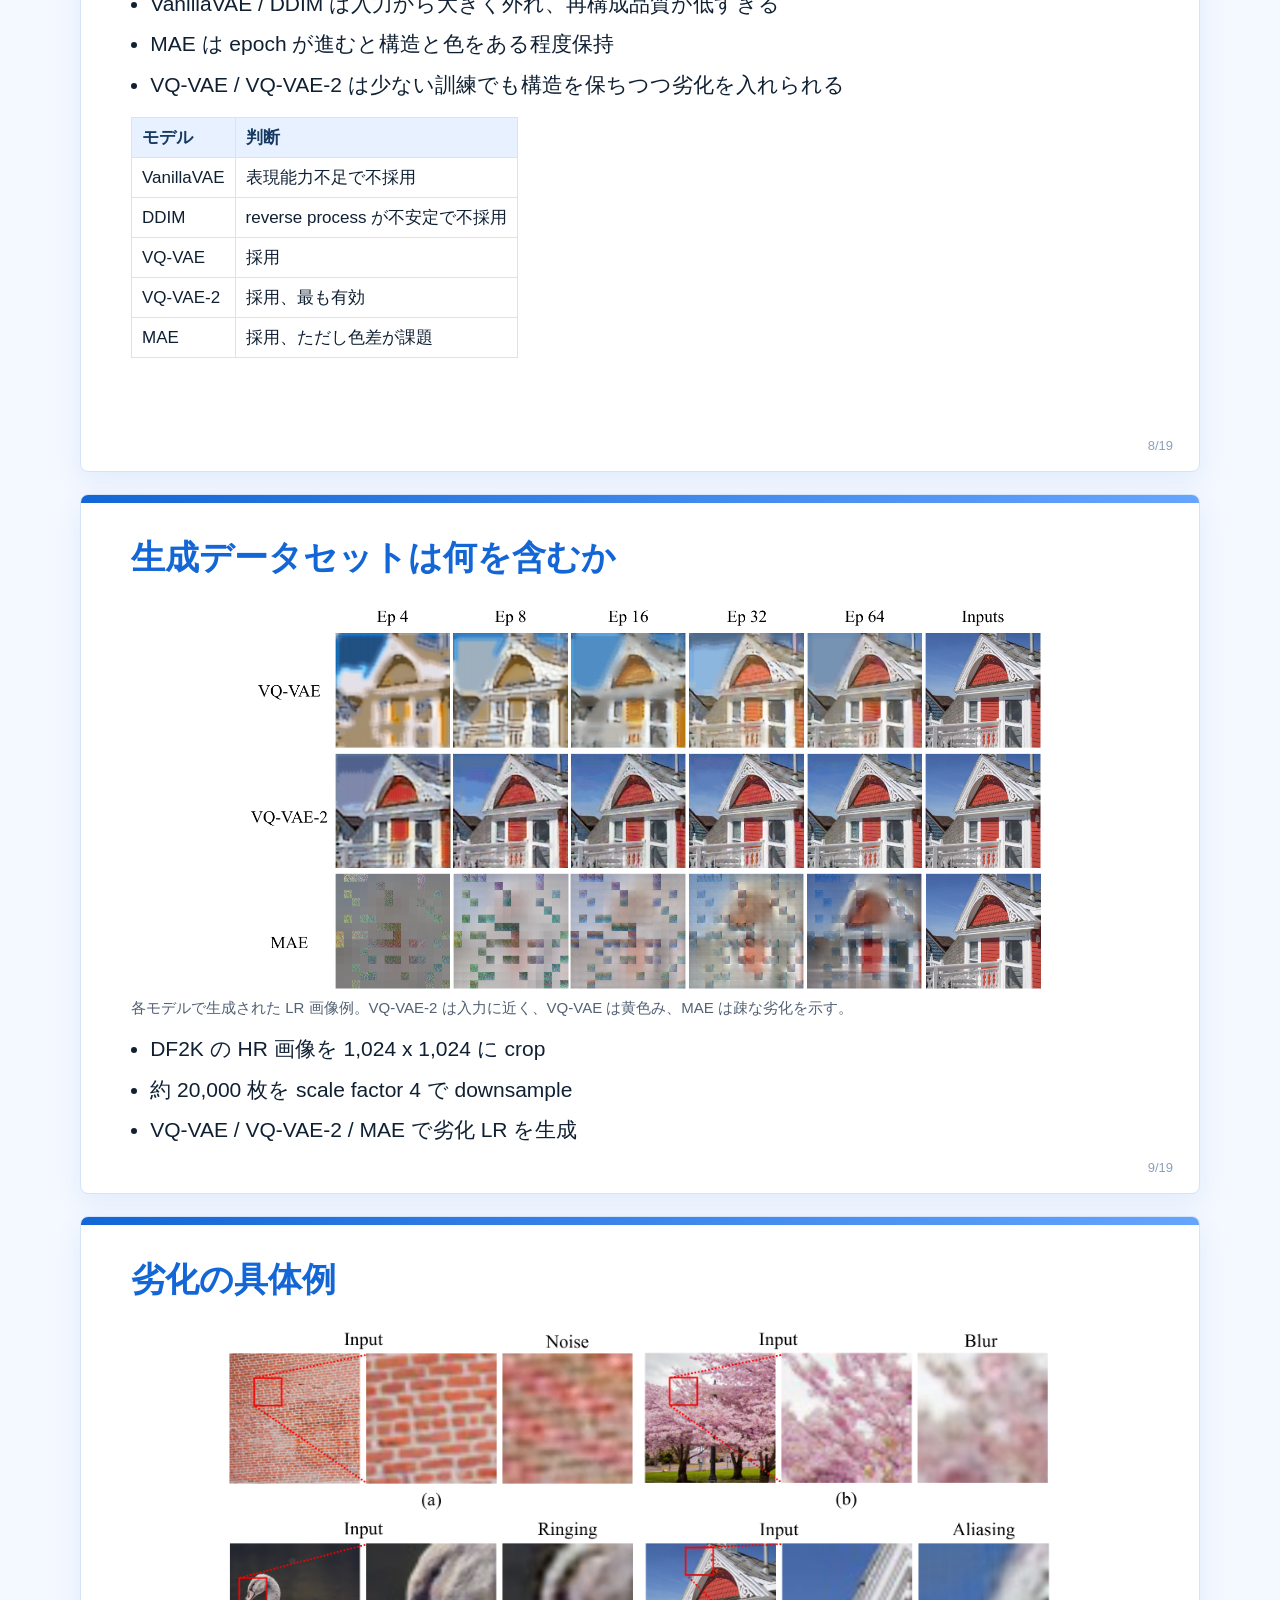
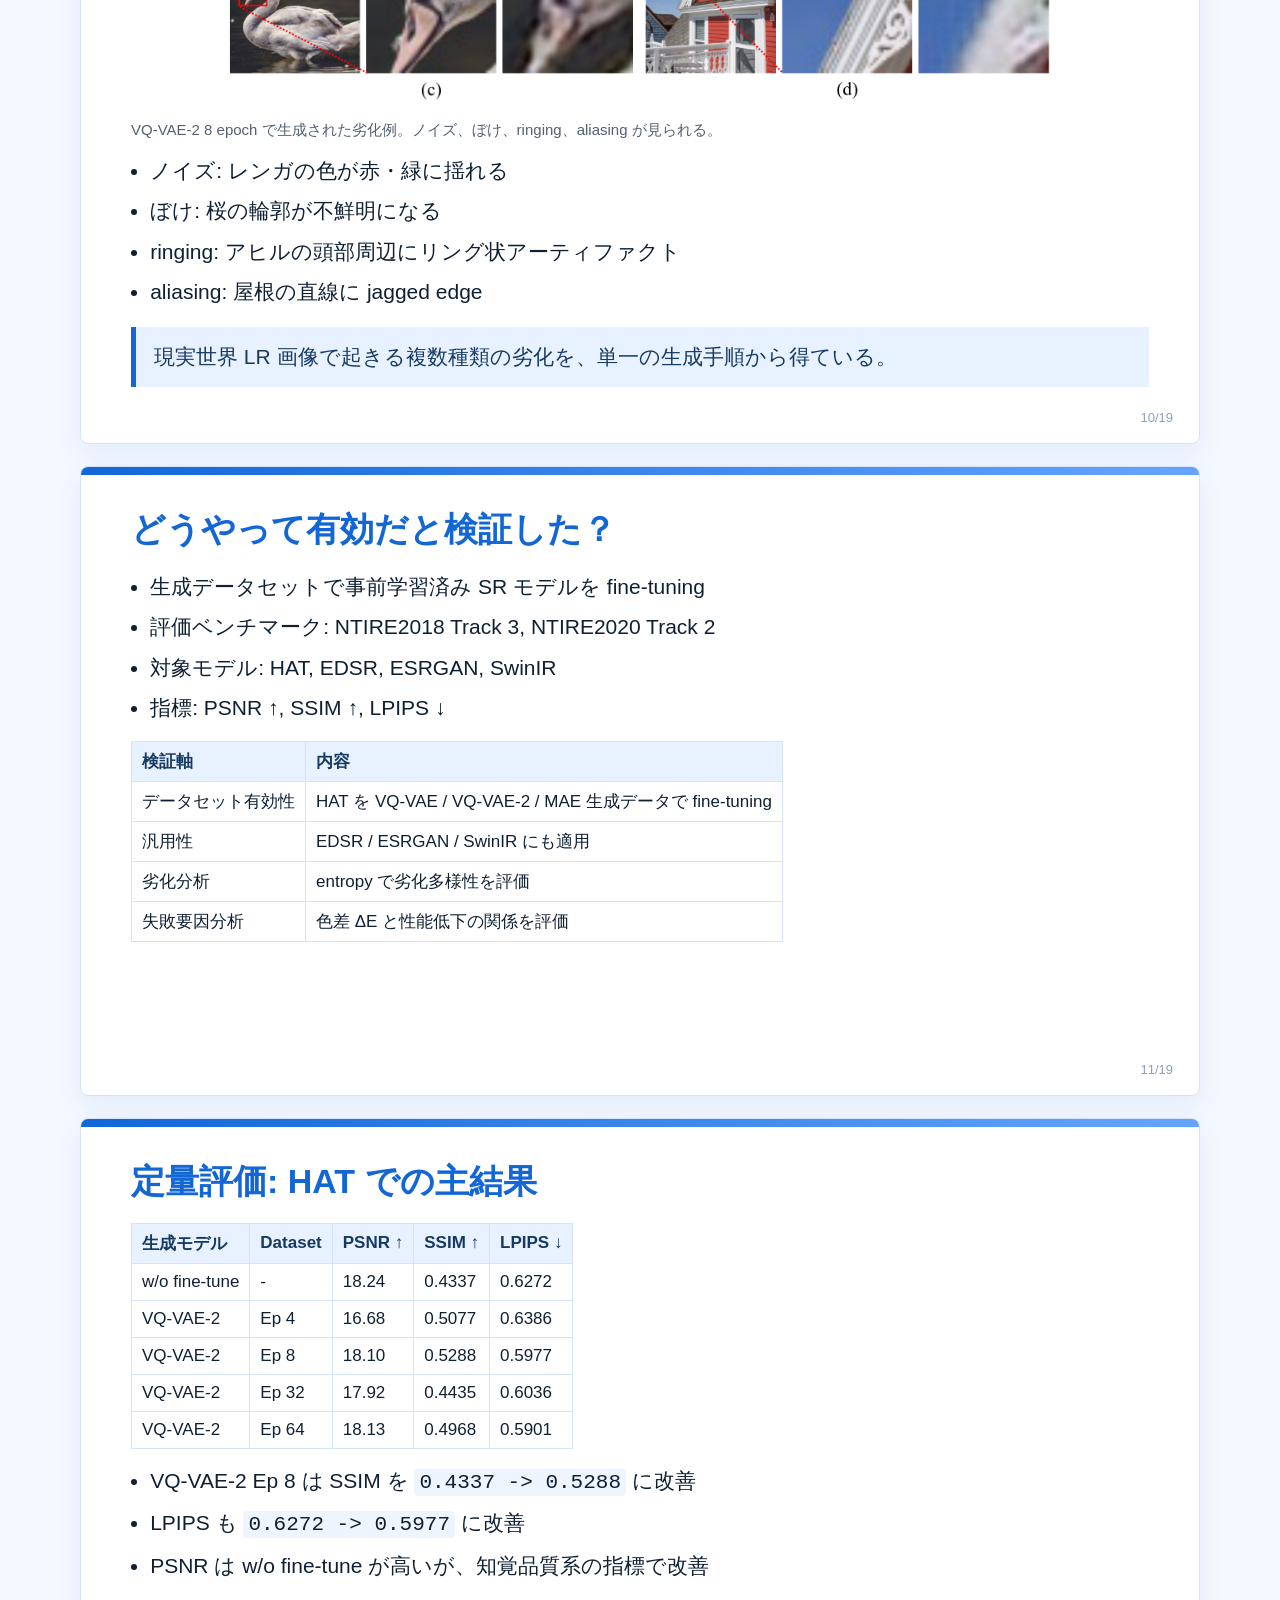
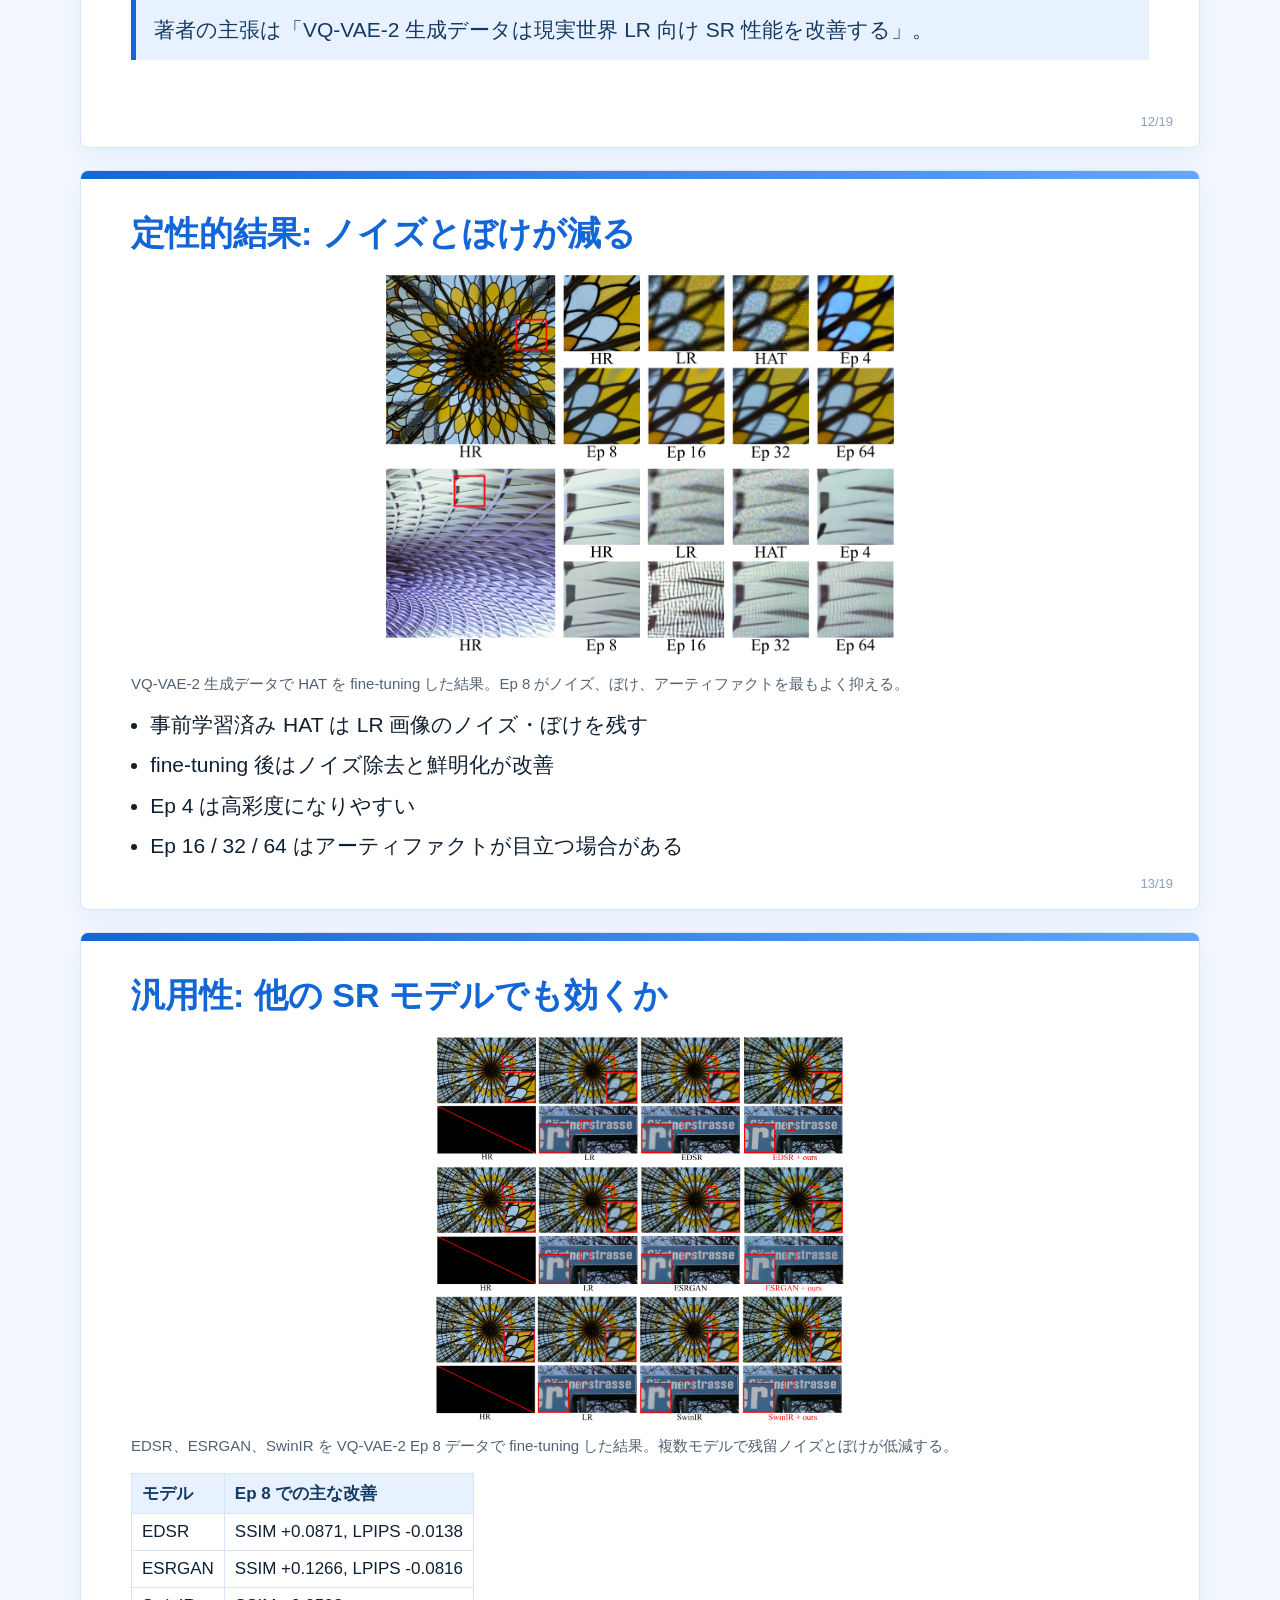
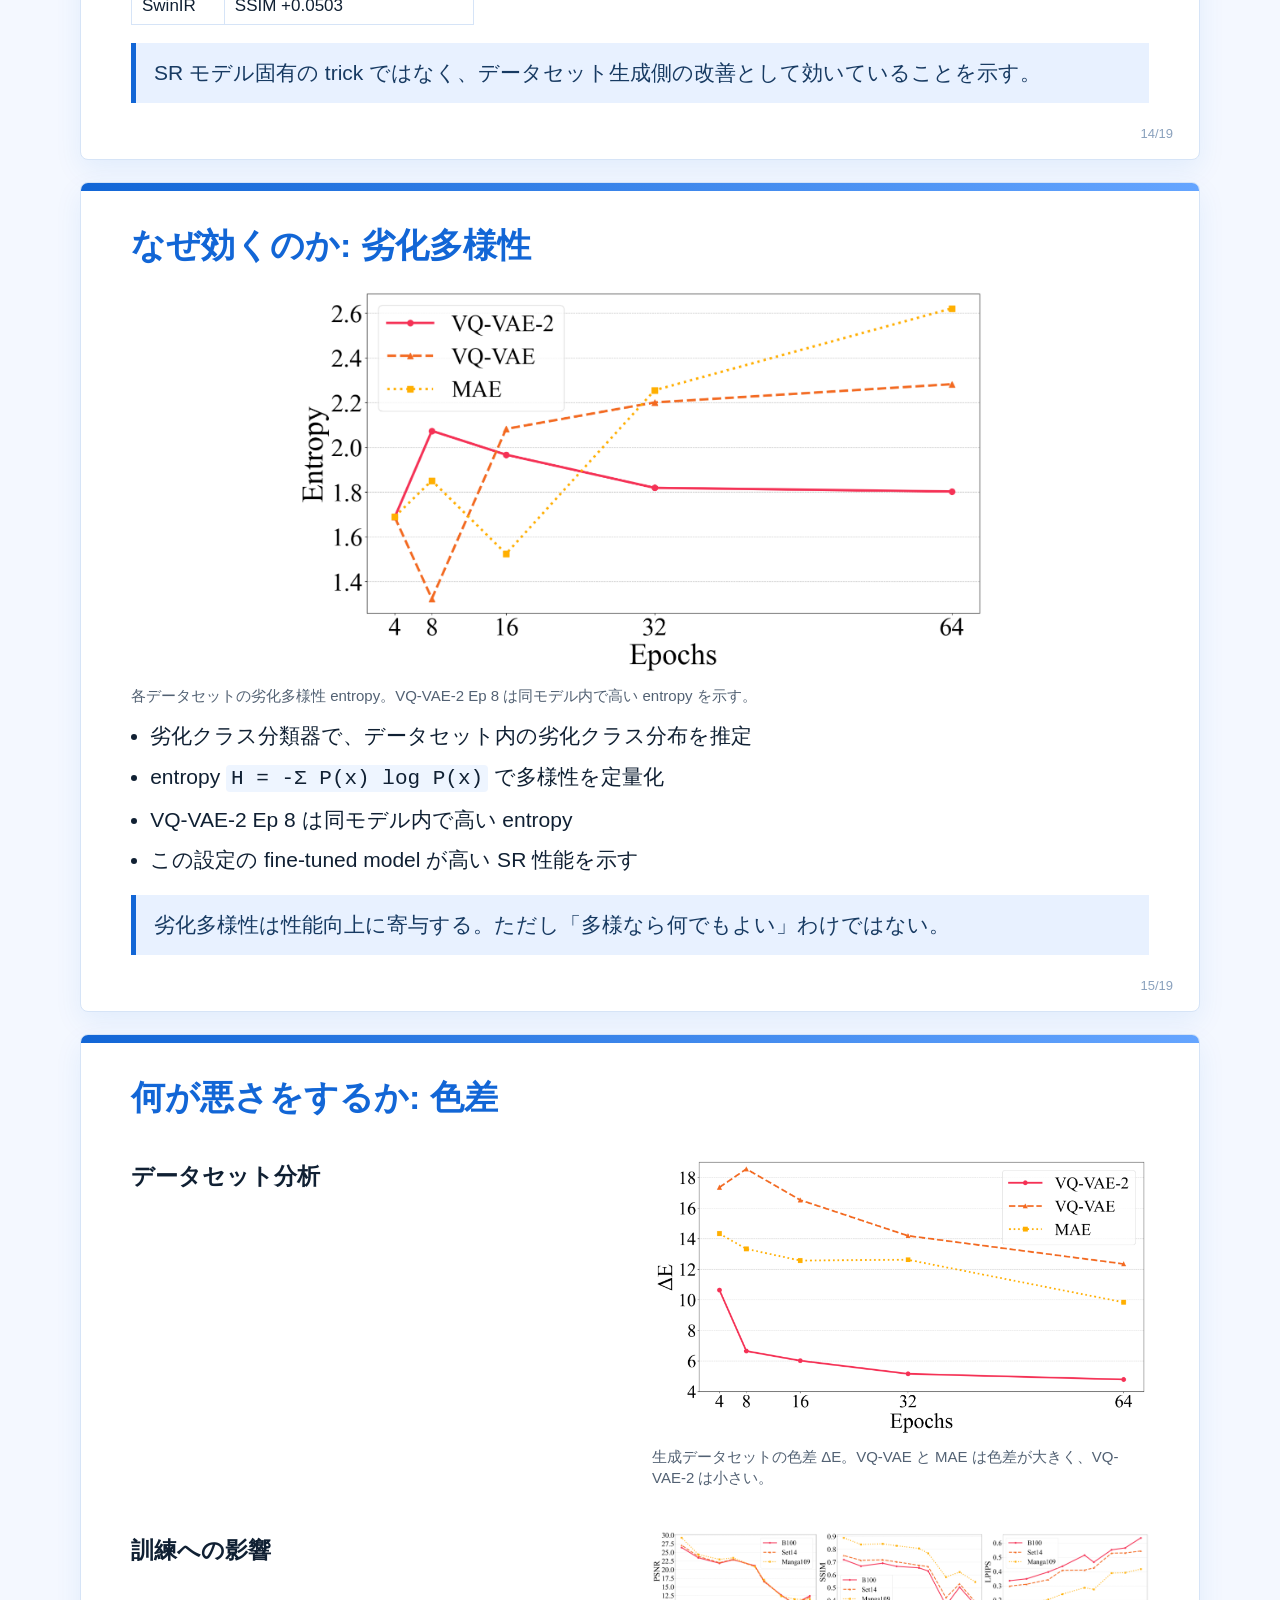
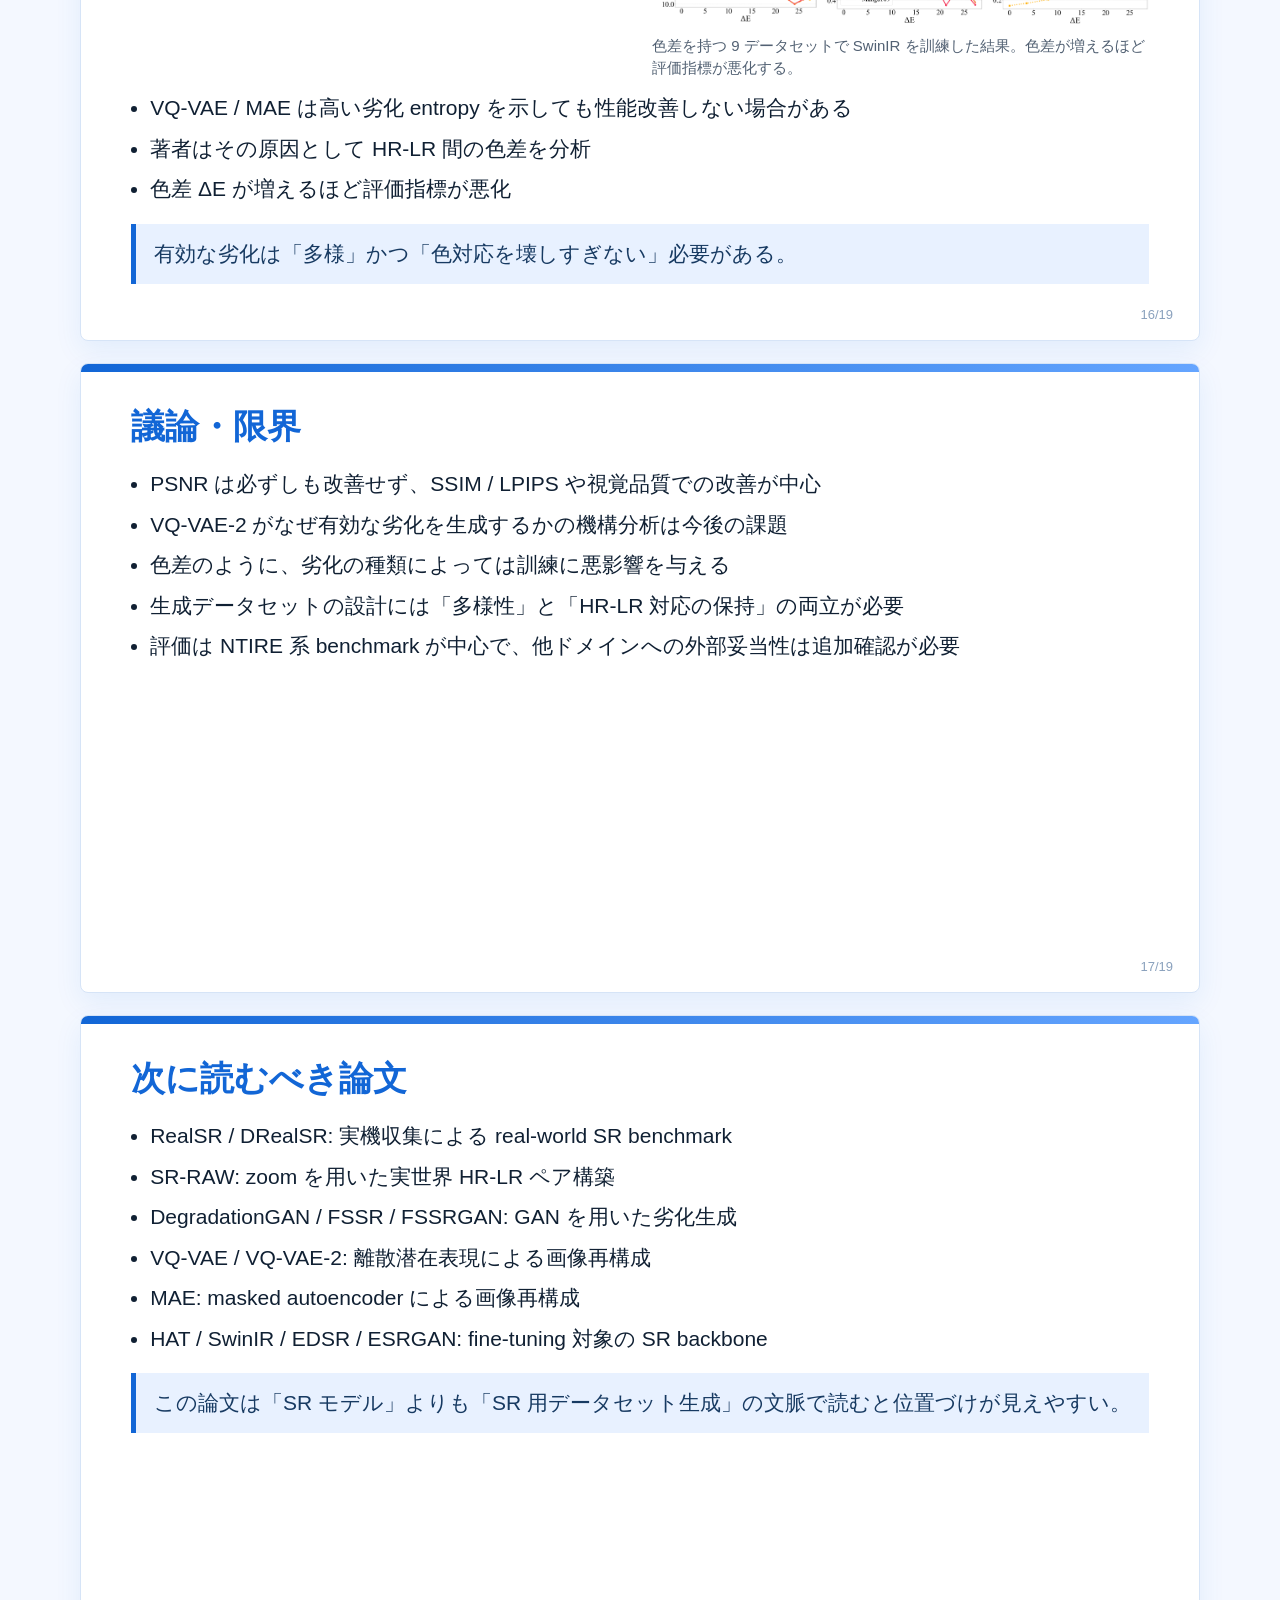
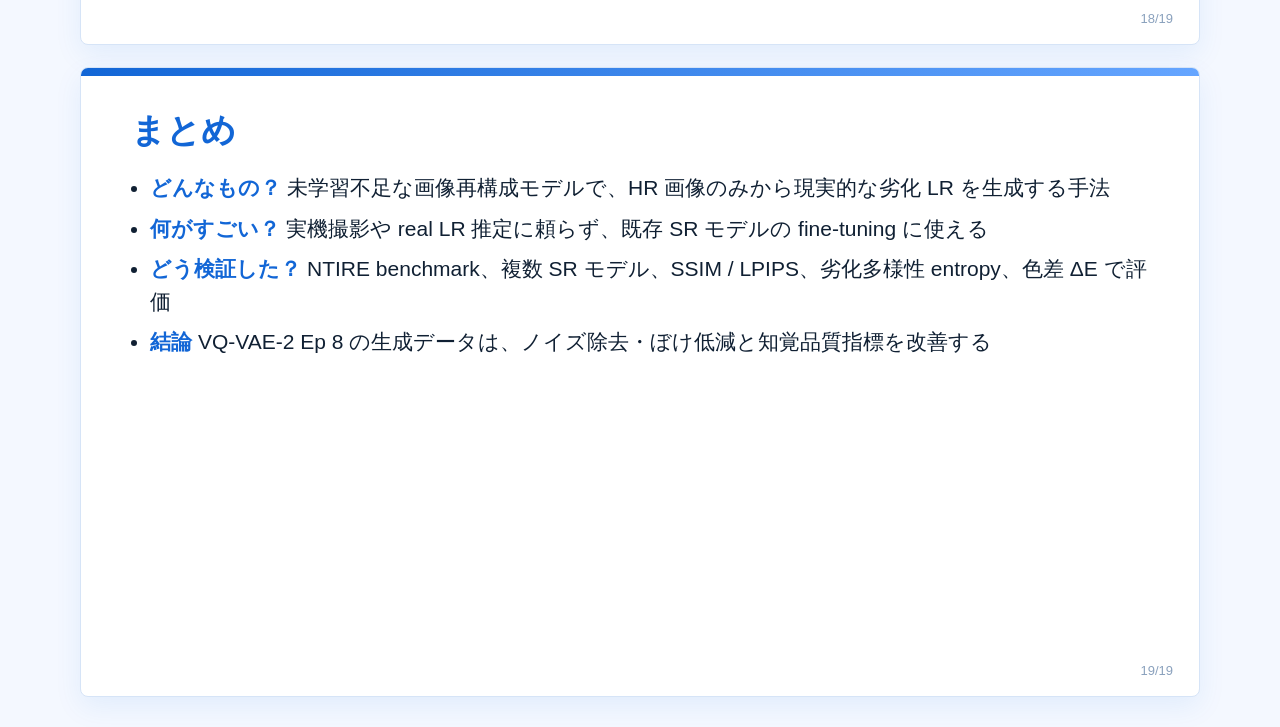
<file: papers/2503.02767/slides/index.html>
<!doctype html><html lang="ja"><head><meta charset="utf-8"><meta name="viewport" content="width=device-width, initial-scale=1"><title>Undertrained Image Reconstruction - Ochiai Slides</title><style>
:root {
  color-scheme: light;
  --bg: #f4f8ff;
  --slide: #ffffff;
  --ink: #102033;
  --muted: #526173;
  --blue: #1266d6;
  --blue-2: #e8f1ff;
  --line: #d6e4f7;
}
* { box-sizing: border-box; }
body {
  margin: 0;
  background: var(--bg);
  color: var(--ink);
  font-family: -apple-system, BlinkMacSystemFont, "Hiragino Sans", "Yu Gothic", "Noto Sans JP", sans-serif;
}
.deck { width: 100%; padding: 20px; }
.slide {
  width: min(1120px, calc(100vw - 32px));
  min-height: min(630px, calc((100vw - 32px) * 9 / 16));
  margin: 0 auto 22px;
  padding: 42px 50px 38px;
  background: var(--slide);
  border: 1px solid var(--line);
  border-radius: 8px;
  box-shadow: 0 10px 28px rgba(18, 102, 214, 0.08);
  position: relative;
  overflow: hidden;
}
.slide::before {
  content: "";
  position: absolute;
  inset: 0 0 auto 0;
  height: 8px;
  background: linear-gradient(90deg, var(--blue), #65a5ff);
}
.slide-number {
  position: absolute;
  right: 26px;
  bottom: 18px;
  color: #8aa1bd;
  font-size: 13px;
}
h1, h2, h3 { margin: 0; line-height: 1.18; letter-spacing: 0; }
h1 { font-size: 42px; color: var(--blue); max-width: 900px; }
h2 { font-size: 34px; color: var(--blue); margin-bottom: 22px; }
h3 { font-size: 23px; margin: 24px 0 10px; }
p { font-size: 20px; line-height: 1.62; margin: 12px 0; }
ul, ol { margin: 14px 0 0 1.2em; padding: 0; }
li { font-size: 21px; line-height: 1.55; margin: 8px 0; }
strong { color: var(--blue); }
code { background: #eef5ff; padding: 2px 5px; border-radius: 4px; }
blockquote {
  margin: 18px 0;
  padding: 16px 18px;
  border-left: 5px solid var(--blue);
  background: var(--blue-2);
  color: #173a62;
  font-size: 21px;
}
figure { margin: 18px 0 0; }
img { max-width: 100%; max-height: 390px; display: block; margin: 0 auto; object-fit: contain; }
figcaption { color: var(--muted); font-size: 15px; line-height: 1.45; margin-top: 8px; }
table { border-collapse: collapse; width: 100%; margin: 16px 0; font-size: 17px; display: block; overflow-x: auto; }
th, td { border: 1px solid var(--line); padding: 8px 10px; text-align: left; white-space: nowrap; }
th { background: var(--blue-2); color: #173a62; }
.two-col { display: grid; grid-template-columns: 1fr 1fr; gap: 24px; align-items: start; }
@media (max-width: 720px) {
  .deck { padding: 10px; }
  .slide { width: calc(100vw - 20px); min-height: auto; padding: 30px 22px 42px; margin-bottom: 14px; }
  h1 { font-size: 30px; }
  h2 { font-size: 25px; }
  h3 { font-size: 20px; }
  p, li { font-size: 17px; }
  .two-col { grid-template-columns: 1fr; }
  img { max-height: none; }
}
@media print {
  body { background: white; }
  .deck { padding: 0; }
  .slide { page-break-after: always; margin: 0; width: 100vw; min-height: 100vh; border: 0; box-shadow: none; border-radius: 0; }
}
</style></head><body><main class="deck"><section class="slide"><h1>Undertrained Image Reconstruction for Realistic Degradation in Blind Image Super-Resolution</h1>
<p>Ru Ito, Supatta Viriyavisuthisakul, Kazuhiko Kawamoto, Hiroshi Kera arXiv:2503.02767 / 2025</p>
<blockquote>未学習不足な画像再構成モデルを「劣化生成器」として使い、現実世界 LR 画像に強い超解像モデルへ fine-tuning する論文。</blockquote><div class="slide-number">1/19</div></section>
<section class="slide"><h2>どんなもの？</h2>
<ul>
<li>Blind image super-resolution 向けの <strong>データセット生成手法</strong></li>
<li>HR 画像だけから、現実世界っぽい多様な劣化をもつ LR 画像を作る</li>
<li>生成した HR-LR ペアで既存 SR モデルを fine-tuning する</li>
<li>新しい SR アーキテクチャではなく、<strong>学習データ側を改善する</strong>アプローチ</li>
</ul>
<blockquote>キモは「未学習不足な再構成モデルの出力は低品質だが、その低品質さを現実的な劣化として利用する」こと。</blockquote><div class="slide-number">2/19</div></section>
<section class="slide"><h2>背景: なぜ現実世界 LR は難しいか</h2>
<ul>
<li>多くの SR モデルは HR 画像を bicubic などで downsample した合成 LR で訓練される</li>
<li>合成 LR の劣化は単純: 主に縮小によるぼけ</li>
<li>現実世界 LR は撮像過程、ノイズ、ぼけ、JPEG 圧縮、ringing などが混ざる</li>
<li>そのため、合成データで最適化された SR モデルは現実世界 LR で性能が落ちる</li>
</ul>
<blockquote>問題の本質は、訓練データの劣化分布と実世界入力の劣化分布がずれていること。</blockquote><div class="slide-number">3/19</div></section>
<section class="slide"><h2>課題: 既存のデータセット構築は何が難しいか</h2>
<ul>
<li>実機で HR-LR ペアを撮る方法は高コスト</li>
<li>RealSR / DRealSR などは数百シーン規模で、シーン多様性が制限される</li>
<li>既存の疑似劣化生成は、実世界劣化の一部しか再現しない</li>
<li>GAN ベースの劣化生成は訓練が不安定になりやすい</li>
</ul>
<table><thead><tr><th>方向性</th><th>強み</th><th>弱み</th></tr></thead><tbody>
<tr><td>実機収集</td><td>現実的な HR-LR ペア</td><td>高コスト・シーン数が少ない</td></tr>
<tr><td>推定劣化の適用</td><td>HR 画像を多く使える</td><td>劣化種類が限定的</td></tr>
<tr><td>GAN 劣化生成</td><td>分布を学習できる</td><td>不安定・破綻の可能性</td></tr>
</tbody></table><div class="slide-number">4/19</div></section>
<section class="slide"><h2>先行研究と比べてどこがすごい？</h2>
<ul>
<li>HR 画像だけでデータセット生成できる</li>
<li>実機撮影や real LR 画像の劣化推定に依存しない</li>
<li>VQ-VAE-2 などの画像再構成モデルを「十分に訓練しない」ことを利用する</li>
<li>既存の SR モデルをそのまま fine-tuning できるため model-agnostic</li>
</ul>
<blockquote>先行研究が「劣化を正確に推定・学習する」方向だったのに対し、この論文は「未学習不足による自然な再構成失敗」を劣化源として使う。</blockquote><div class="slide-number">5/19</div></section>
<section class="slide"><h2>技術や手法のキモ</h2>
<div class="two-col">
<h3>発想</h3>
<ul>
<li>画像再構成モデルを少ない epoch で止める</li>
<li>入力構造はある程度保つ</li>
<li>ただしノイズ、ぼけ、aliasing、ringing などが混ざる</li>
<li>その出力を LR 画像として使う</li>
</ul>
<h3>生成されるペア</h3>
<ol>
<li>HR 画像 <code>y</code> を downsample して LR <code>x</code> を作る</li>
<li>未学習不足モデル <code>Gθ</code> に <code>x</code> を入れる</li>
<li>劣化 LR <code>x_deg</code> を得る</li>
<li><code>(x_deg, y)</code> を訓練ペアにする</li>
</ol>
</div>
<blockquote>未学習不足は普通は失敗だが、この論文では「多様な劣化を出す性質」として再利用する。</blockquote><div class="slide-number">6/19</div></section>
<section class="slide"><h2>提案手法のパイプライン</h2>
<figure><img src="assets/method.png" alt="提案手法。HR 画像を downsample し、未学習不足な画像再構成モデルを通して劣化 LR を生成し、HR と組にして fine-tuning 用データセットを作る。"><figcaption>提案手法。HR 画像を downsample し、未学習不足な画像再構成モデルを通して劣化 LR を生成し、HR と組にして fine-tuning 用データセットを作る。</figcaption></figure>
<ul>
<li>データセットは <code>D = {(x_deg^i, y^i)}</code></li>
<li>fine-tuning 対象は既存の事前学習済み SR モデル</li>
<li>手法自体は SR モデルの構造を変更しない</li>
</ul><div class="slide-number">7/19</div></section>
<section class="slide"><h2>どの再構成モデルを使うか</h2>
<ul>
<li>予備実験で 5 種類を比較</li>
<li>VanillaVAE / DDIM は入力から大きく外れ、再構成品質が低すぎる</li>
<li>MAE は epoch が進むと構造と色をある程度保持</li>
<li>VQ-VAE / VQ-VAE-2 は少ない訓練でも構造を保ちつつ劣化を入れられる</li>
</ul>
<table><thead><tr><th>モデル</th><th>判断</th></tr></thead><tbody>
<tr><td>VanillaVAE</td><td>表現能力不足で不採用</td></tr>
<tr><td>DDIM</td><td>reverse process が不安定で不採用</td></tr>
<tr><td>VQ-VAE</td><td>採用</td></tr>
<tr><td>VQ-VAE-2</td><td>採用、最も有効</td></tr>
<tr><td>MAE</td><td>採用、ただし色差が課題</td></tr>
</tbody></table><div class="slide-number">8/19</div></section>
<section class="slide"><h2>生成データセットは何を含むか</h2>
<figure><img src="assets/dataset.png" alt="各モデルで生成された LR 画像例。VQ-VAE-2 は入力に近く、VQ-VAE は黄色み、MAE は疎な劣化を示す。"><figcaption>各モデルで生成された LR 画像例。VQ-VAE-2 は入力に近く、VQ-VAE は黄色み、MAE は疎な劣化を示す。</figcaption></figure>
<ul>
<li>DF2K の HR 画像を 1,024 x 1,024 に crop</li>
<li>約 20,000 枚を scale factor 4 で downsample</li>
<li>VQ-VAE / VQ-VAE-2 / MAE で劣化 LR を生成</li>
</ul><div class="slide-number">9/19</div></section>
<section class="slide"><h2>劣化の具体例</h2>
<figure><img src="assets/dataset_deg.png" alt="VQ-VAE-2 8 epoch で生成された劣化例。ノイズ、ぼけ、ringing、aliasing が見られる。"><figcaption>VQ-VAE-2 8 epoch で生成された劣化例。ノイズ、ぼけ、ringing、aliasing が見られる。</figcaption></figure>
<ul>
<li>ノイズ: レンガの色が赤・緑に揺れる</li>
<li>ぼけ: 桜の輪郭が不鮮明になる</li>
<li>ringing: アヒルの頭部周辺にリング状アーティファクト</li>
<li>aliasing: 屋根の直線に jagged edge</li>
</ul>
<blockquote>現実世界 LR 画像で起きる複数種類の劣化を、単一の生成手順から得ている。</blockquote><div class="slide-number">10/19</div></section>
<section class="slide"><h2>どうやって有効だと検証した？</h2>
<ul>
<li>生成データセットで事前学習済み SR モデルを fine-tuning</li>
<li>評価ベンチマーク: NTIRE2018 Track 3, NTIRE2020 Track 2</li>
<li>対象モデル: HAT, EDSR, ESRGAN, SwinIR</li>
<li>指標: PSNR ↑, SSIM ↑, LPIPS ↓</li>
</ul>
<table><thead><tr><th>検証軸</th><th>内容</th></tr></thead><tbody>
<tr><td>データセット有効性</td><td>HAT を VQ-VAE / VQ-VAE-2 / MAE 生成データで fine-tuning</td></tr>
<tr><td>汎用性</td><td>EDSR / ESRGAN / SwinIR にも適用</td></tr>
<tr><td>劣化分析</td><td>entropy で劣化多様性を評価</td></tr>
<tr><td>失敗要因分析</td><td>色差 ΔE と性能低下の関係を評価</td></tr>
</tbody></table><div class="slide-number">11/19</div></section>
<section class="slide"><h2>定量評価: HAT での主結果</h2>
<table><thead><tr><th>生成モデル</th><th>Dataset</th><th>PSNR ↑</th><th>SSIM ↑</th><th>LPIPS ↓</th></tr></thead><tbody>
<tr><td>w/o fine-tune</td><td>-</td><td>18.24</td><td>0.4337</td><td>0.6272</td></tr>
<tr><td>VQ-VAE-2</td><td>Ep 4</td><td>16.68</td><td>0.5077</td><td>0.6386</td></tr>
<tr><td>VQ-VAE-2</td><td>Ep 8</td><td>18.10</td><td>0.5288</td><td>0.5977</td></tr>
<tr><td>VQ-VAE-2</td><td>Ep 32</td><td>17.92</td><td>0.4435</td><td>0.6036</td></tr>
<tr><td>VQ-VAE-2</td><td>Ep 64</td><td>18.13</td><td>0.4968</td><td>0.5901</td></tr>
</tbody></table>
<ul>
<li>VQ-VAE-2 Ep 8 は SSIM を <code>0.4337 -&gt; 0.5288</code> に改善</li>
<li>LPIPS も <code>0.6272 -&gt; 0.5977</code> に改善</li>
<li>PSNR は w/o fine-tune が高いが、知覚品質系の指標で改善</li>
</ul>
<blockquote>著者の主張は「VQ-VAE-2 生成データは現実世界 LR 向け SR 性能を改善する」。</blockquote><div class="slide-number">12/19</div></section>
<section class="slide"><h2>定性的結果: ノイズとぼけが減る</h2>
<figure><img src="assets/vqvae2_hat.png" alt="VQ-VAE-2 生成データで HAT を fine-tuning した結果。Ep 8 がノイズ、ぼけ、アーティファクトを最もよく抑える。"><figcaption>VQ-VAE-2 生成データで HAT を fine-tuning した結果。Ep 8 がノイズ、ぼけ、アーティファクトを最もよく抑える。</figcaption></figure>
<ul>
<li>事前学習済み HAT は LR 画像のノイズ・ぼけを残す</li>
<li>fine-tuning 後はノイズ除去と鮮明化が改善</li>
<li>Ep 4 は高彩度になりやすい</li>
<li>Ep 16 / 32 / 64 はアーティファクトが目立つ場合がある</li>
</ul><div class="slide-number">13/19</div></section>
<section class="slide"><h2>汎用性: 他の SR モデルでも効くか</h2>
<figure><img src="assets/edsr_esrgan_swinir.png" alt="EDSR、ESRGAN、SwinIR を VQ-VAE-2 Ep 8 データで fine-tuning した結果。複数モデルで残留ノイズとぼけが低減する。"><figcaption>EDSR、ESRGAN、SwinIR を VQ-VAE-2 Ep 8 データで fine-tuning した結果。複数モデルで残留ノイズとぼけが低減する。</figcaption></figure>
<table><thead><tr><th>モデル</th><th>Ep 8 での主な改善</th></tr></thead><tbody>
<tr><td>EDSR</td><td>SSIM +0.0871, LPIPS -0.0138</td></tr>
<tr><td>ESRGAN</td><td>SSIM +0.1266, LPIPS -0.0816</td></tr>
<tr><td>SwinIR</td><td>SSIM +0.0503</td></tr>
</tbody></table>
<blockquote>SR モデル固有の trick ではなく、データセット生成側の改善として効いていることを示す。</blockquote><div class="slide-number">14/19</div></section>
<section class="slide"><h2>なぜ効くのか: 劣化多様性</h2>
<figure><img src="assets/entropy.png" alt="各データセットの劣化多様性 entropy。VQ-VAE-2 Ep 8 は同モデル内で高い entropy を示す。"><figcaption>各データセットの劣化多様性 entropy。VQ-VAE-2 Ep 8 は同モデル内で高い entropy を示す。</figcaption></figure>
<ul>
<li>劣化クラス分類器で、データセット内の劣化クラス分布を推定</li>
<li>entropy <code>H = -Σ P(x) log P(x)</code> で多様性を定量化</li>
<li>VQ-VAE-2 Ep 8 は同モデル内で高い entropy</li>
<li>この設定の fine-tuned model が高い SR 性能を示す</li>
</ul>
<blockquote>劣化多様性は性能向上に寄与する。ただし「多様なら何でもよい」わけではない。</blockquote><div class="slide-number">15/19</div></section>
<section class="slide"><h2>何が悪さをするか: 色差</h2>
<div class="two-col">
<h3>データセット分析</h3>
<figure><img src="assets/ep_deltae.png" alt="生成データセットの色差 ΔE。VQ-VAE と MAE は色差が大きく、VQ-VAE-2 は小さい。"><figcaption>生成データセットの色差 ΔE。VQ-VAE と MAE は色差が大きく、VQ-VAE-2 は小さい。</figcaption></figure>
<h3>訓練への影響</h3>
<figure><img src="assets/metrics_deltae.png" alt="色差を持つ 9 データセットで SwinIR を訓練した結果。色差が増えるほど評価指標が悪化する。"><figcaption>色差を持つ 9 データセットで SwinIR を訓練した結果。色差が増えるほど評価指標が悪化する。</figcaption></figure>
</div>
<ul>
<li>VQ-VAE / MAE は高い劣化 entropy を示しても性能改善しない場合がある</li>
<li>著者はその原因として HR-LR 間の色差を分析</li>
<li>色差 ΔE が増えるほど評価指標が悪化</li>
</ul>
<blockquote>有効な劣化は「多様」かつ「色対応を壊しすぎない」必要がある。</blockquote><div class="slide-number">16/19</div></section>
<section class="slide"><h2>議論・限界</h2>
<ul>
<li>PSNR は必ずしも改善せず、SSIM / LPIPS や視覚品質での改善が中心</li>
<li>VQ-VAE-2 がなぜ有効な劣化を生成するかの機構分析は今後の課題</li>
<li>色差のように、劣化の種類によっては訓練に悪影響を与える</li>
<li>生成データセットの設計には「多様性」と「HR-LR 対応の保持」の両立が必要</li>
<li>評価は NTIRE 系 benchmark が中心で、他ドメインへの外部妥当性は追加確認が必要</li>
</ul><div class="slide-number">17/19</div></section>
<section class="slide"><h2>次に読むべき論文</h2>
<ul>
<li>RealSR / DRealSR: 実機収集による real-world SR benchmark</li>
<li>SR-RAW: zoom を用いた実世界 HR-LR ペア構築</li>
<li>DegradationGAN / FSSR / FSSRGAN: GAN を用いた劣化生成</li>
<li>VQ-VAE / VQ-VAE-2: 離散潜在表現による画像再構成</li>
<li>MAE: masked autoencoder による画像再構成</li>
<li>HAT / SwinIR / EDSR / ESRGAN: fine-tuning 対象の SR backbone</li>
</ul>
<blockquote>この論文は「SR モデル」よりも「SR 用データセット生成」の文脈で読むと位置づけが見えやすい。</blockquote><div class="slide-number">18/19</div></section>
<section class="slide"><h2>まとめ</h2>
<ul>
<li><strong>どんなもの？</strong> 未学習不足な画像再構成モデルで、HR 画像のみから現実的な劣化 LR を生成する手法</li>
<li><strong>何がすごい？</strong> 実機撮影や real LR 推定に頼らず、既存 SR モデルの fine-tuning に使える</li>
<li><strong>どう検証した？</strong> NTIRE benchmark、複数 SR モデル、SSIM / LPIPS、劣化多様性 entropy、色差 ΔE で評価</li>
<li><strong>結論</strong> VQ-VAE-2 Ep 8 の生成データは、ノイズ除去・ぼけ低減と知覚品質指標を改善する</li>
</ul><div class="slide-number">19/19</div></section></main></body></html>
</file>
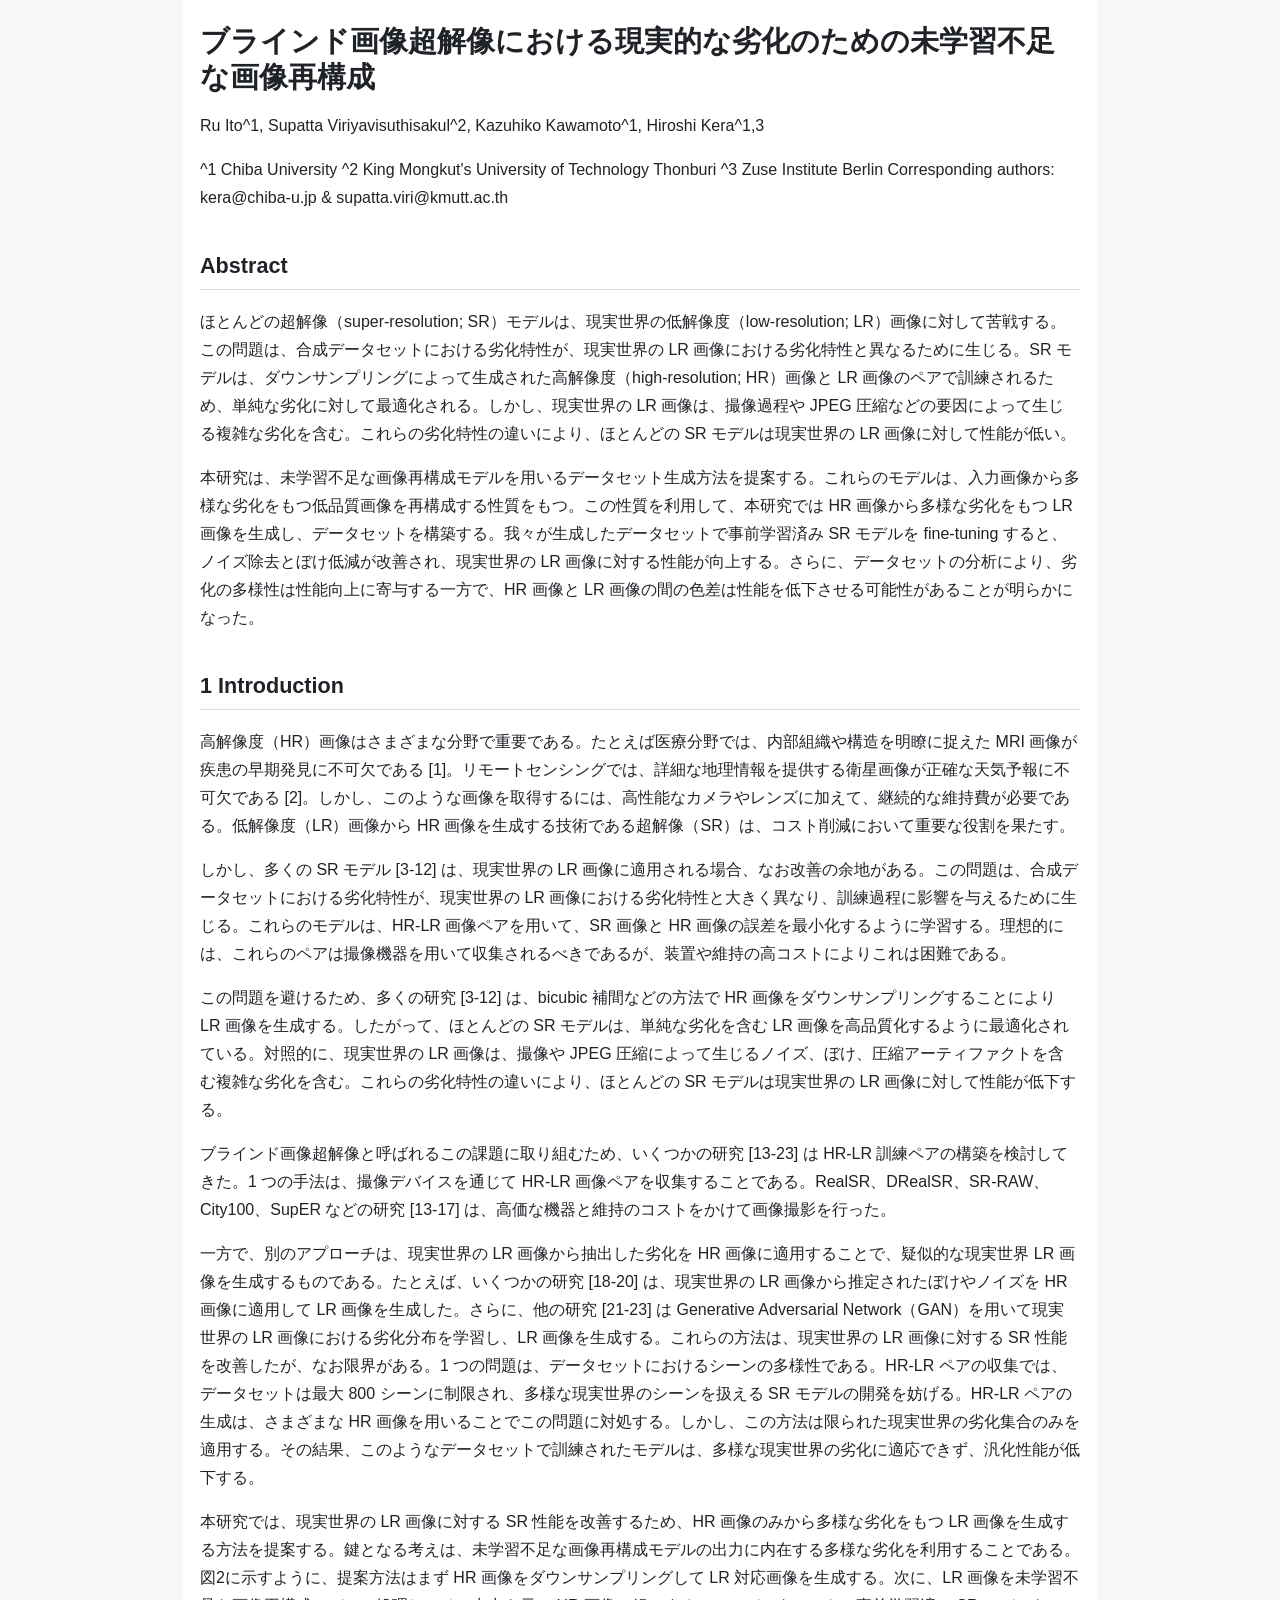
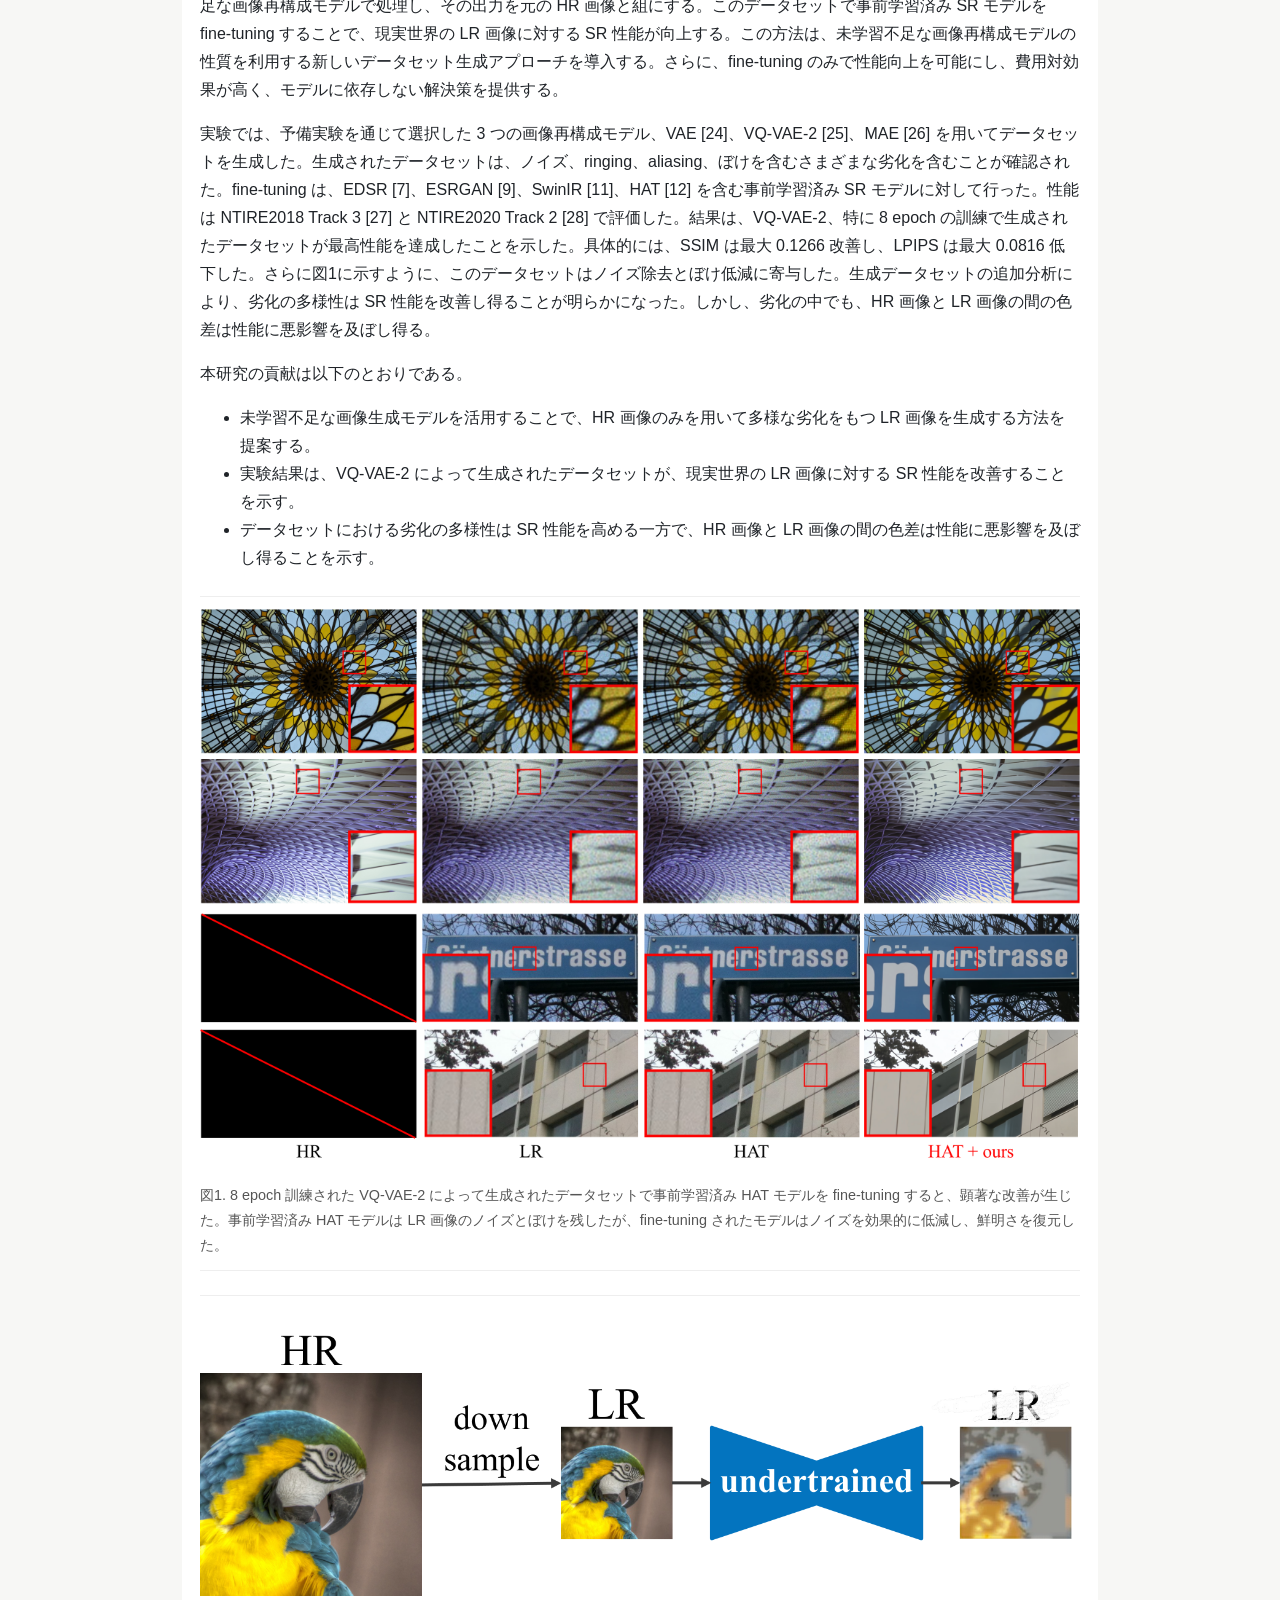
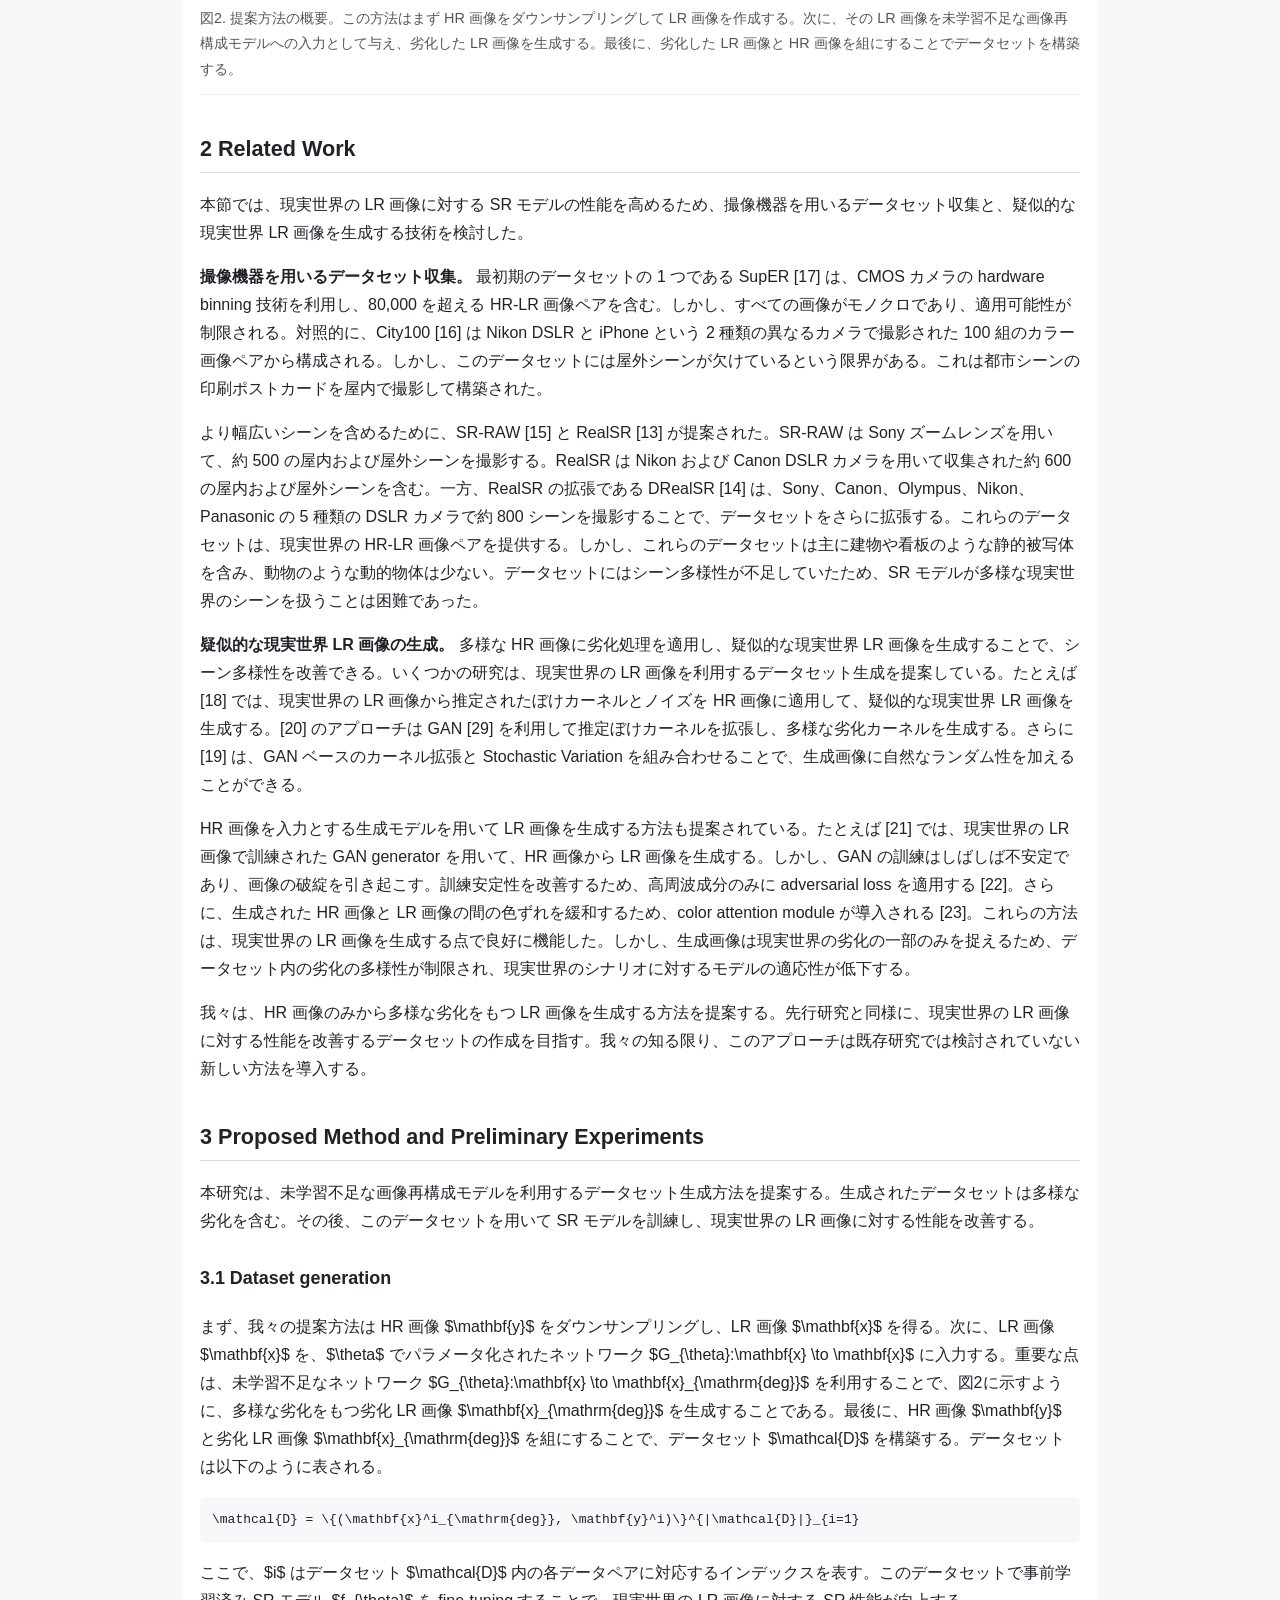
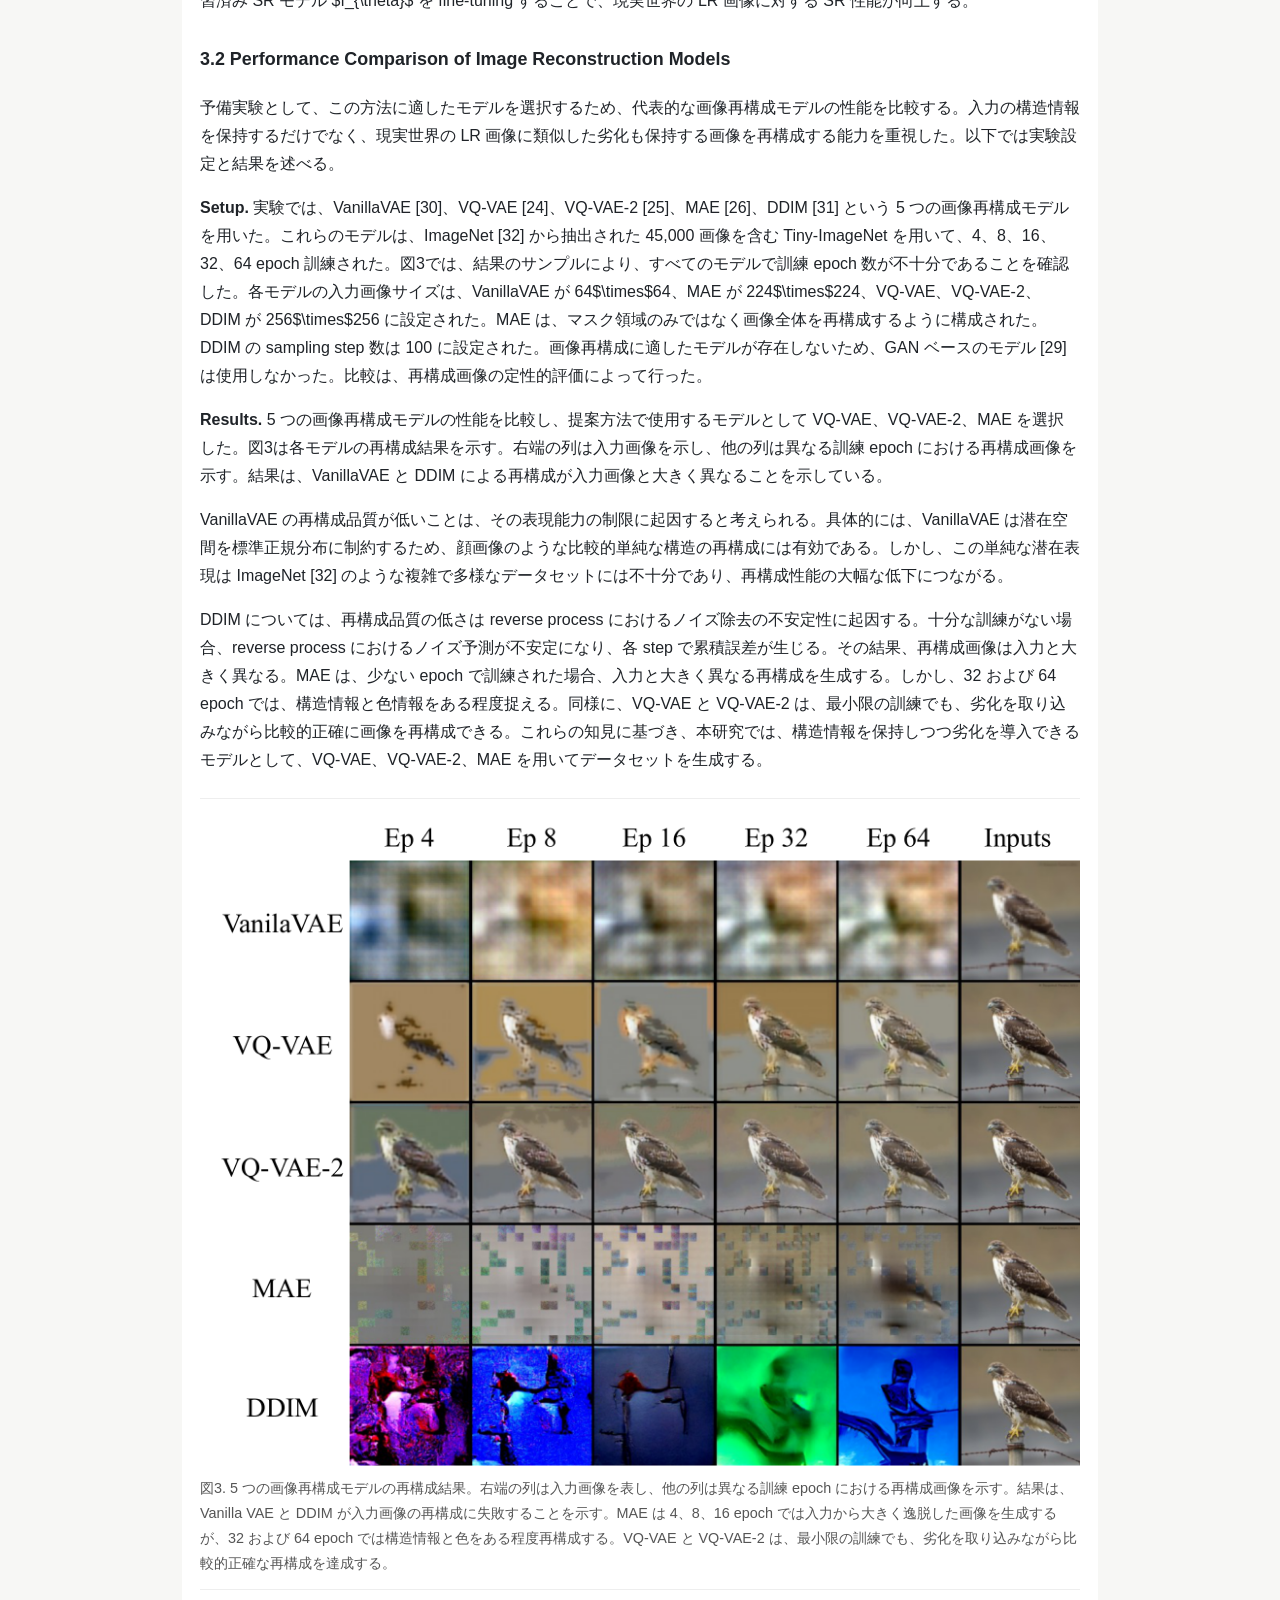
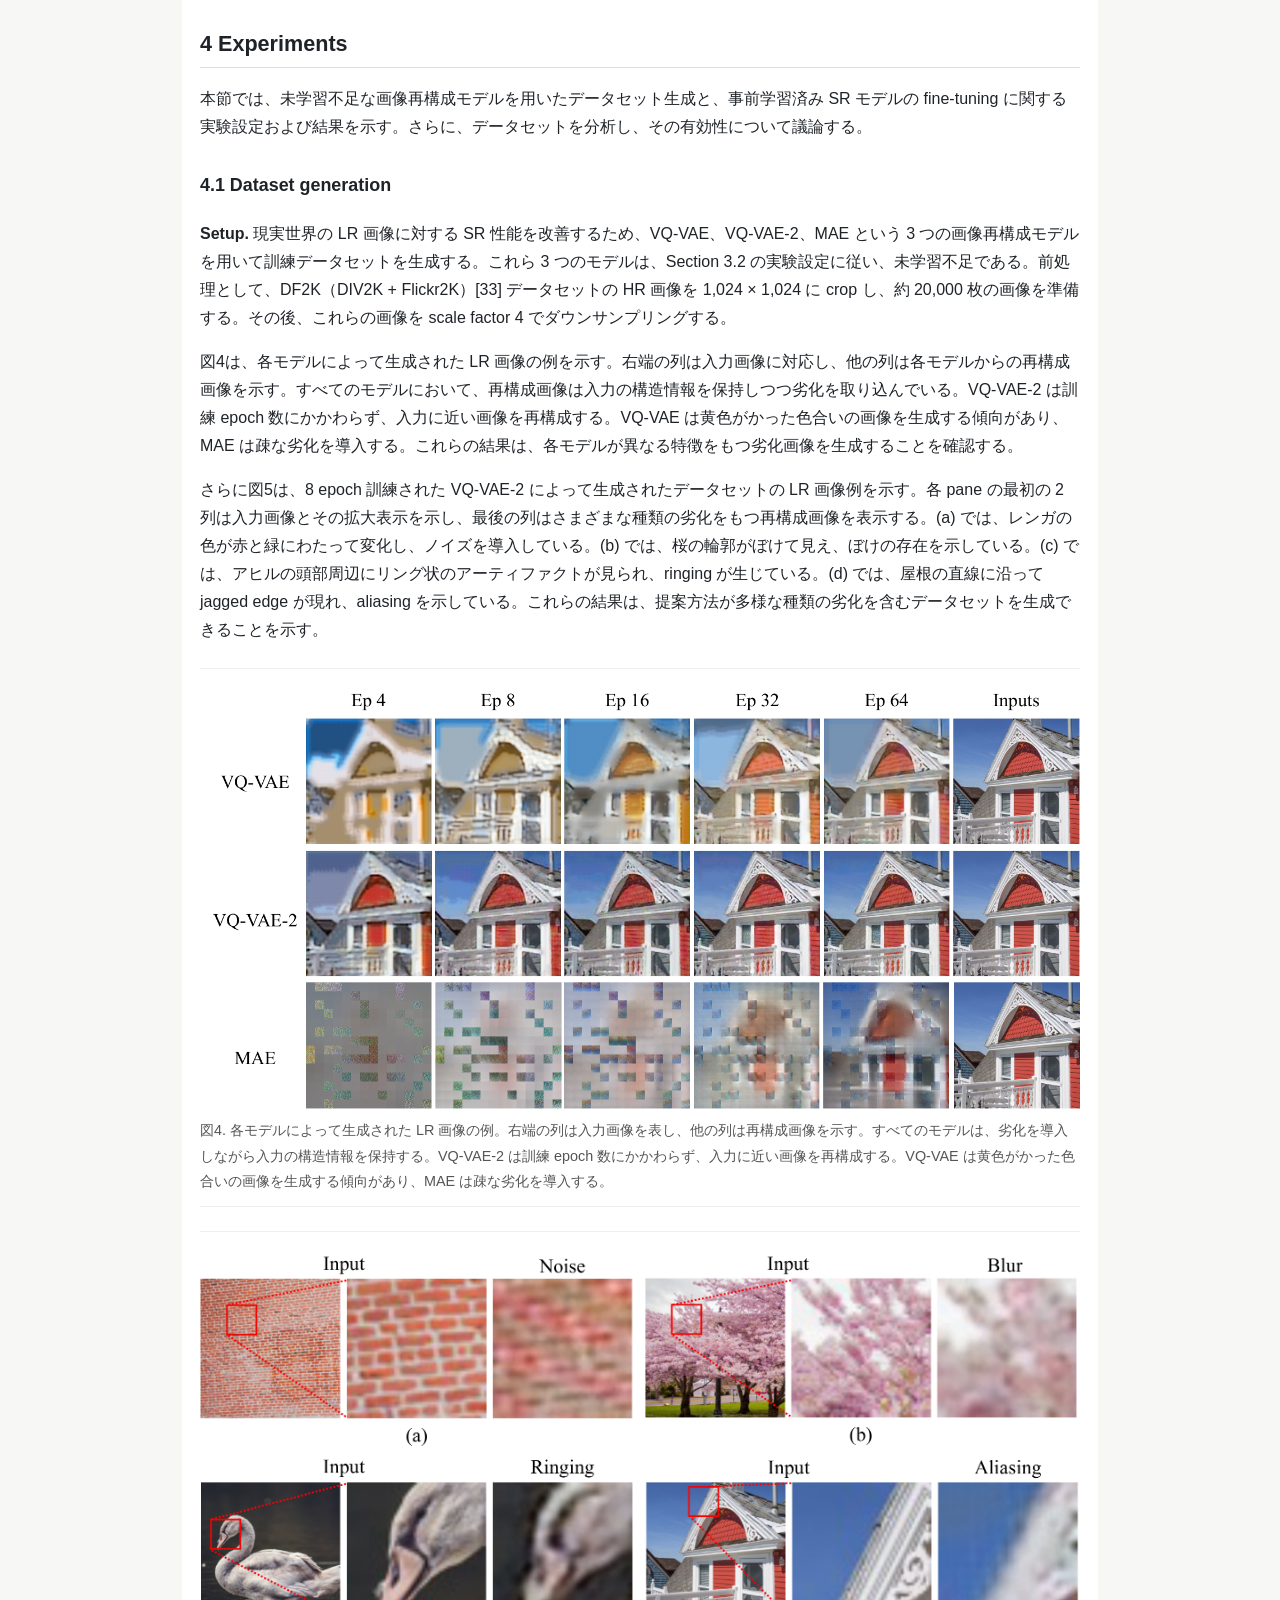
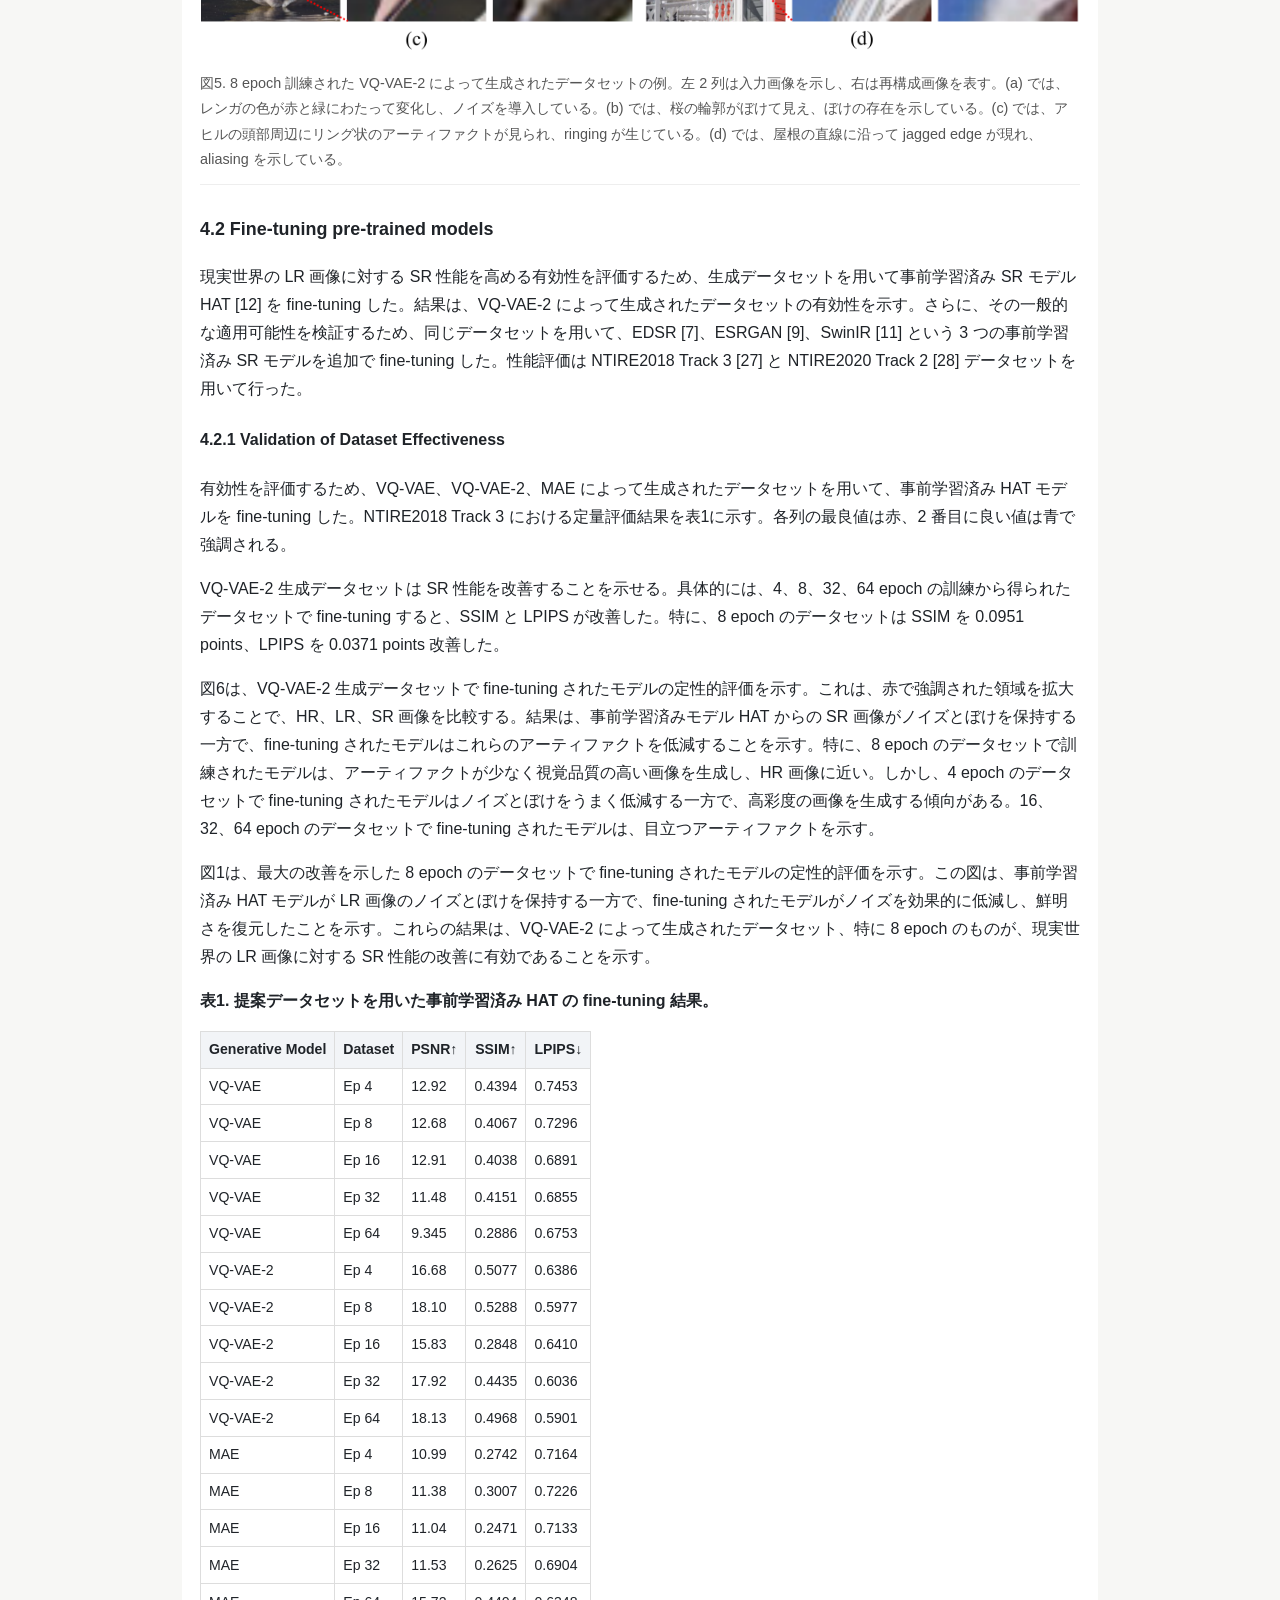
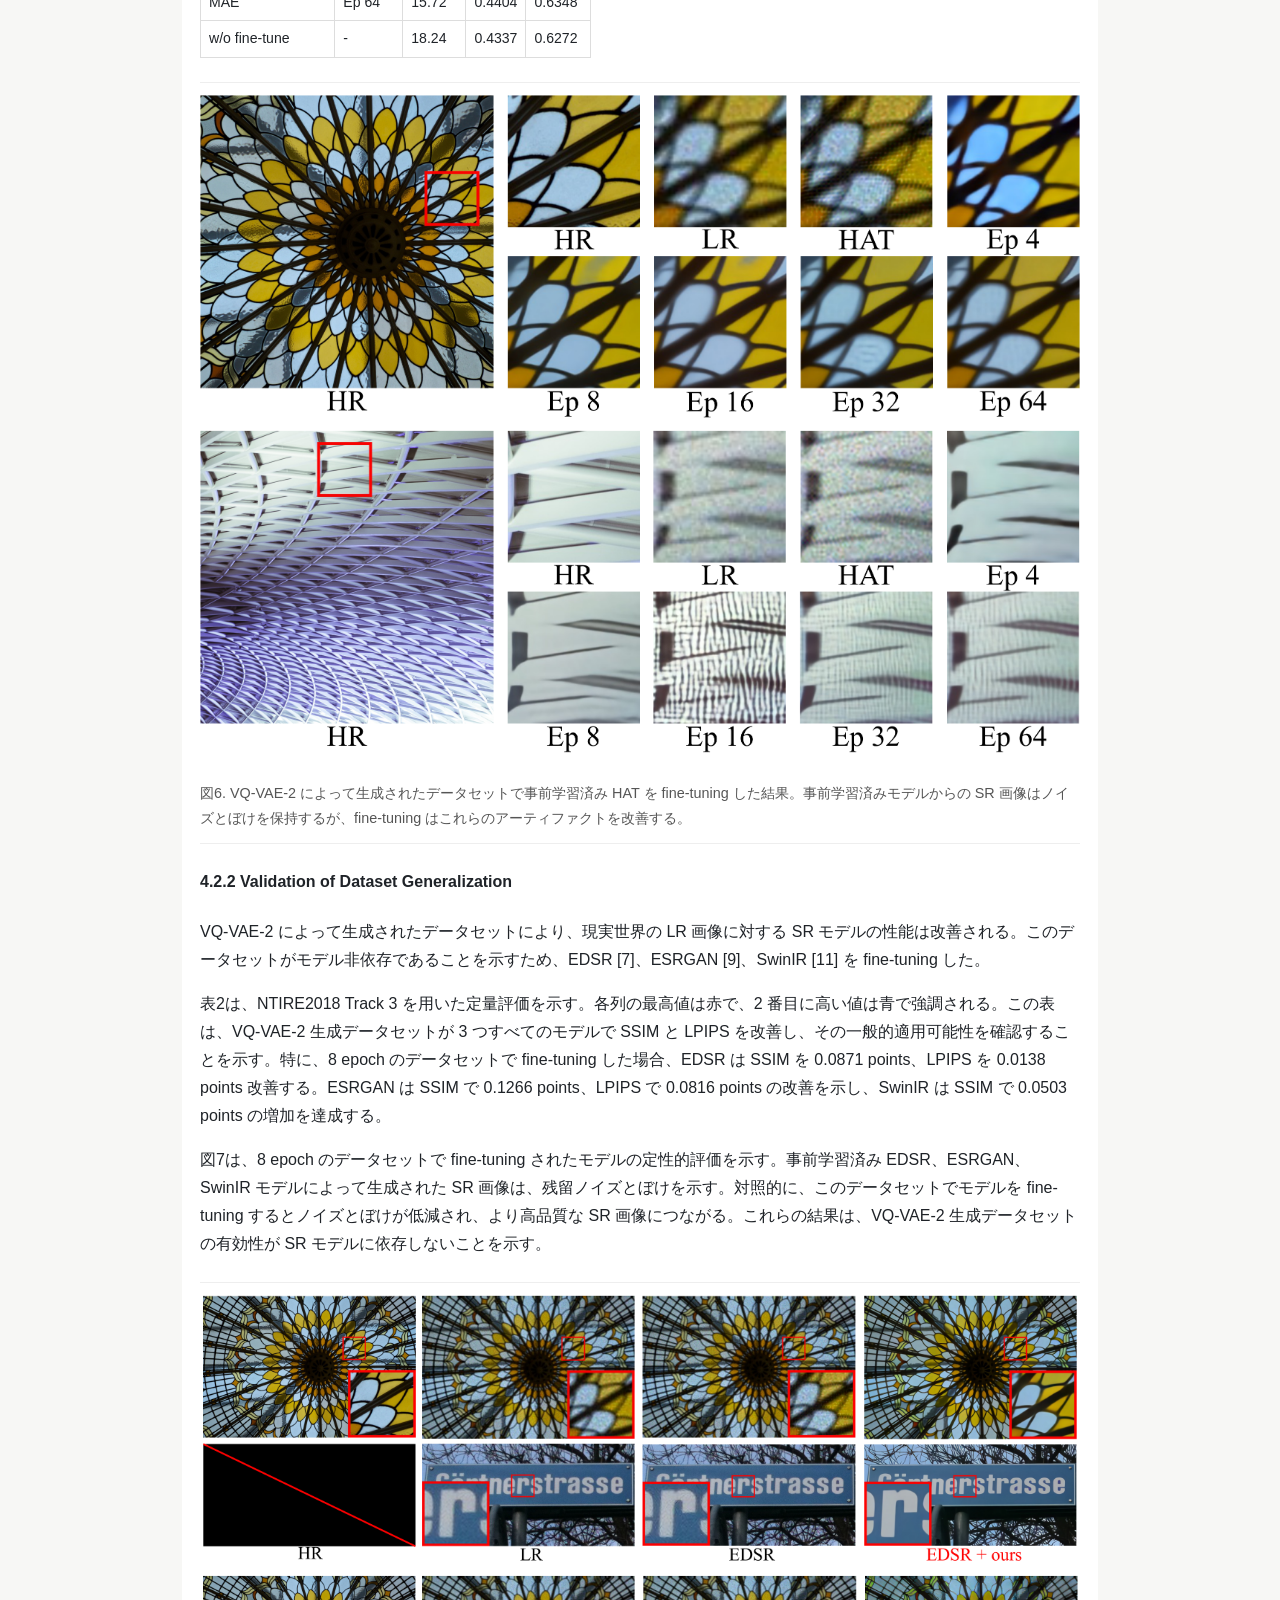
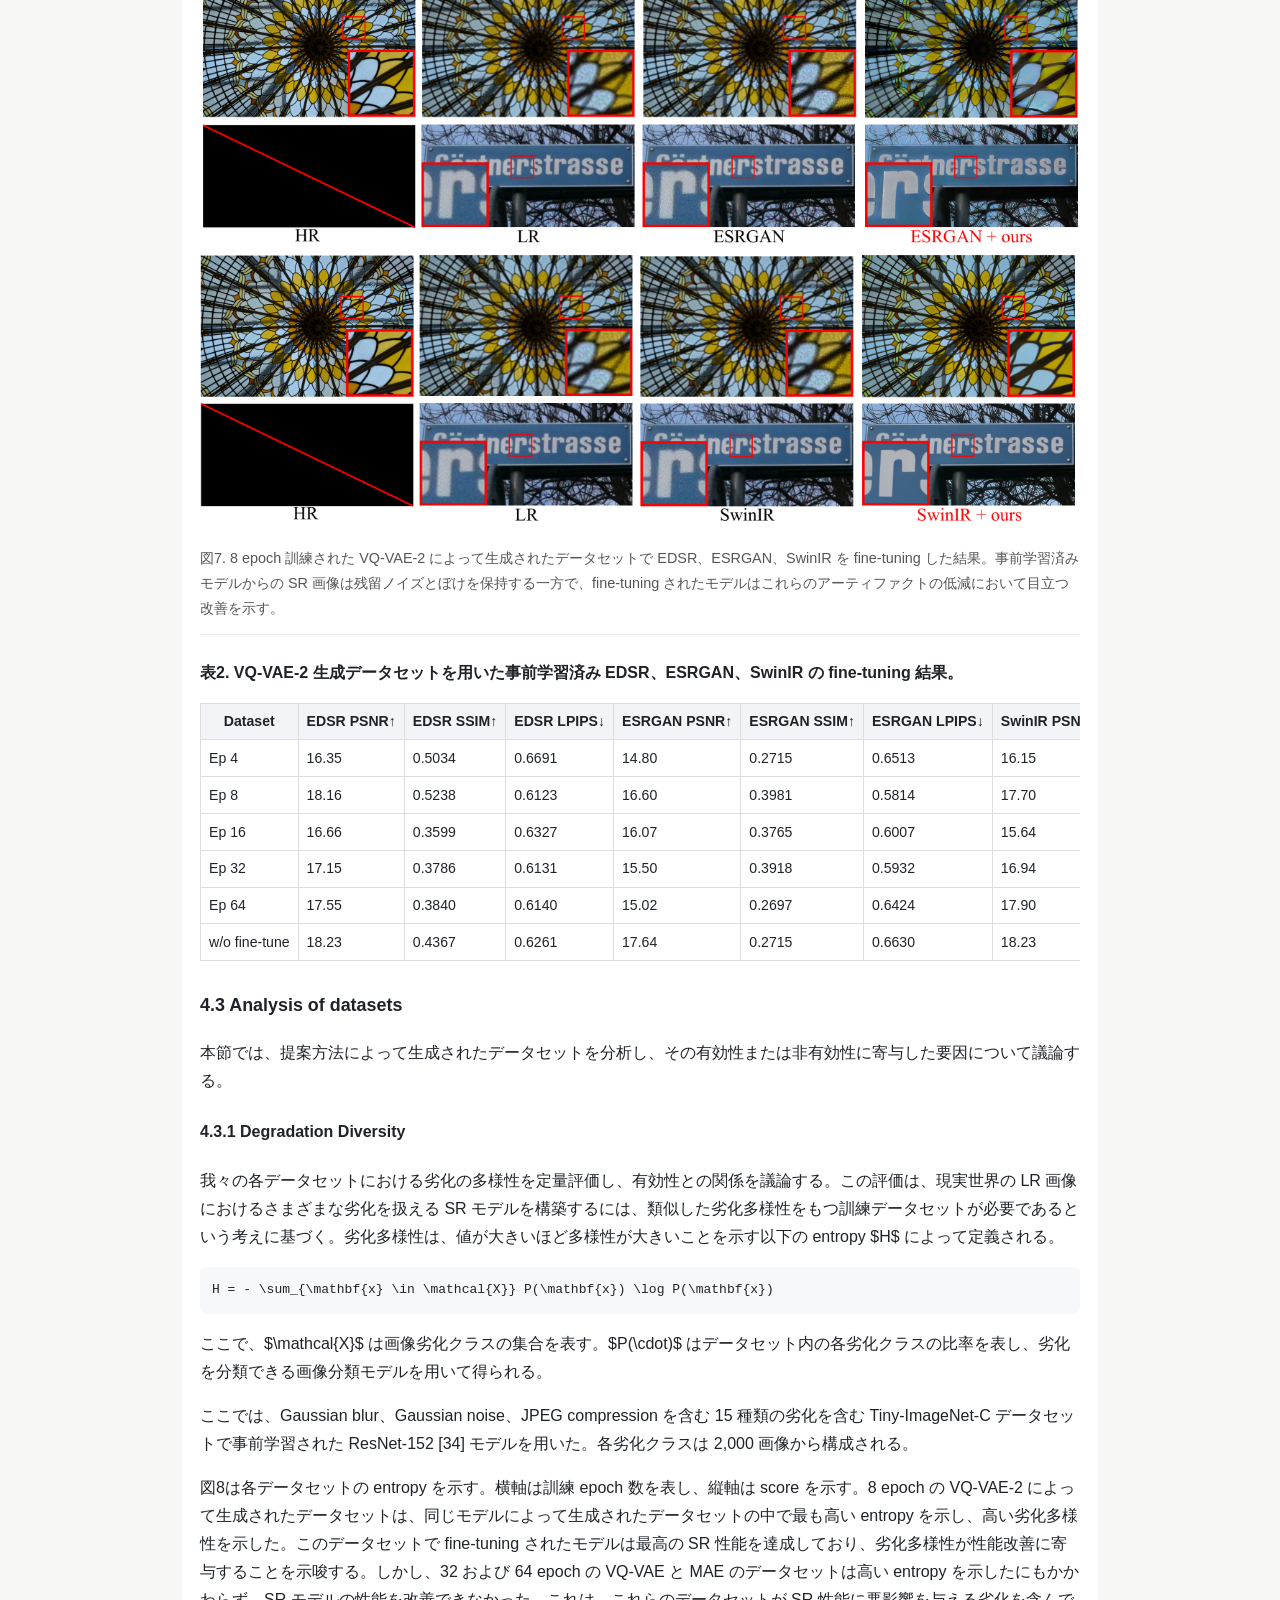
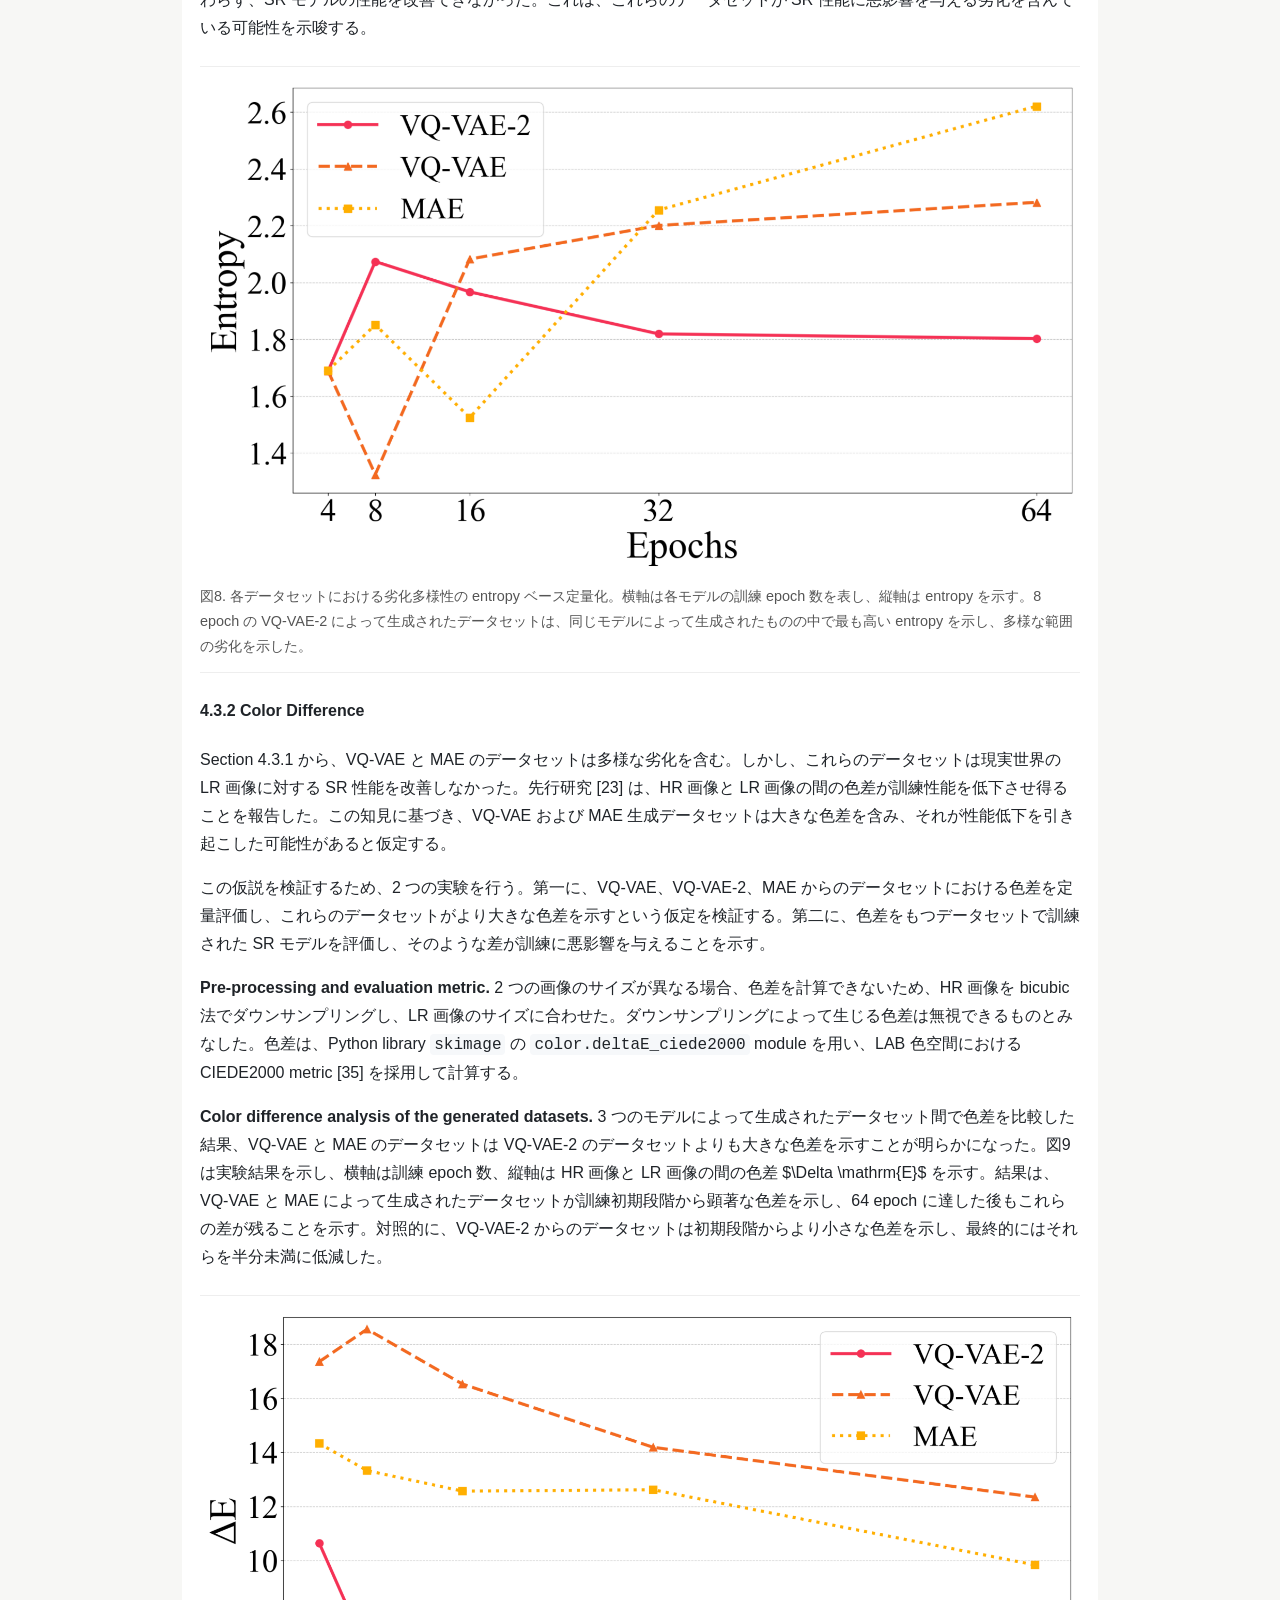
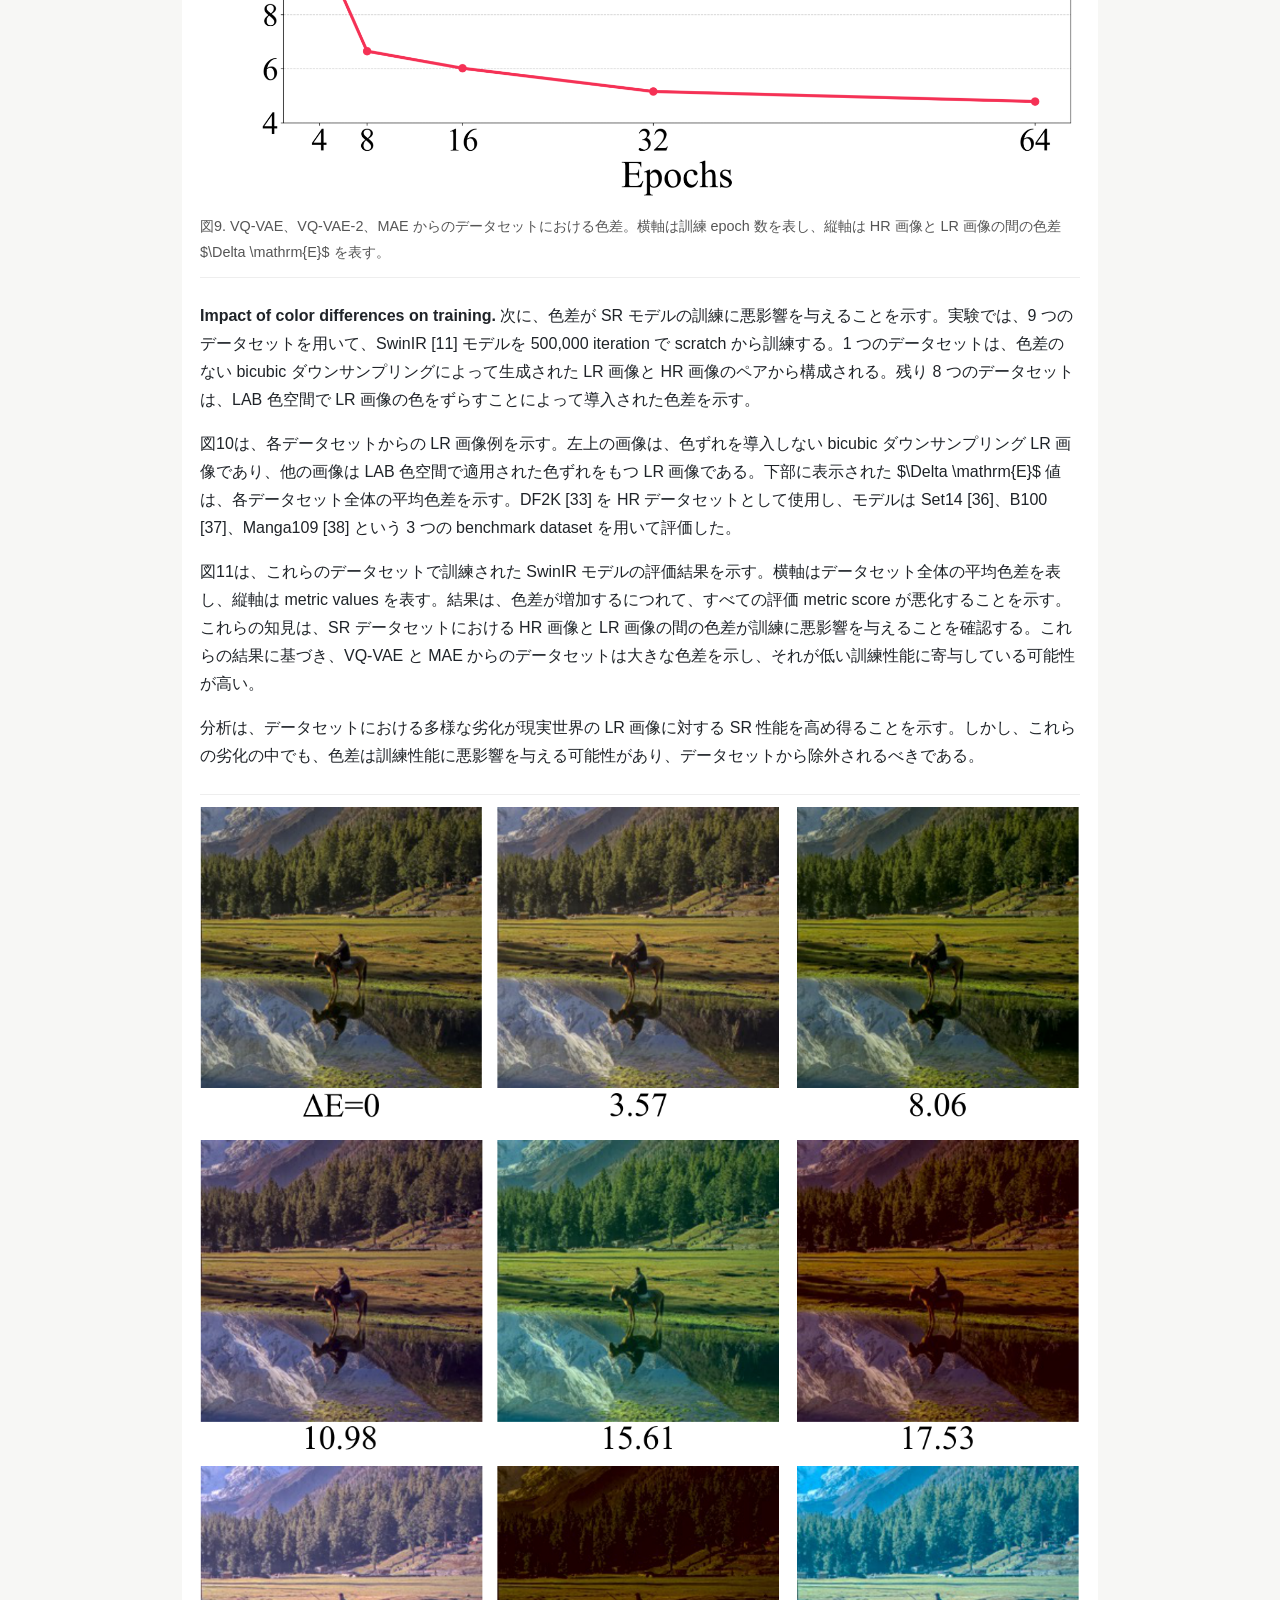
<file: papers/2503.02767/translation/index.html>
<!doctype html><html lang="ja"><head><meta charset="utf-8"><meta name="viewport" content="width=device-width, initial-scale=1"><title>2503.02767 日本語訳</title><style>
:root { color-scheme: light; }
body {
  font-family: -apple-system, BlinkMacSystemFont, "Hiragino Sans", "Yu Gothic", sans-serif;
  line-height: 1.75;
  margin: 0;
  color: #1f2328;
  background: #f7f7f5;
}
main {
  max-width: 880px;
  margin: 0 auto;
  padding: 24px 18px 64px;
  background: #fff;
}
h1 { font-size: 1.8rem; line-height: 1.25; margin: 0 0 1rem; }
h2 {
  font-size: 1.35rem;
  border-bottom: 1px solid #ddd;
  padding-bottom: .25rem;
  margin-top: 2.2rem;
}
h3 { font-size: 1.12rem; margin-top: 1.8rem; }
h4 { font-size: 1rem; margin-top: 1.4rem; }
p, li { font-size: 1rem; }
img {
  max-width: 100%;
  height: auto;
  display: block;
  margin: 0 auto;
}
figure {
  margin: 1.5rem 0;
  padding: .75rem 0;
  border-top: 1px solid #eee;
  border-bottom: 1px solid #eee;
}
figcaption { font-size: .9rem; color: #555; margin-top: .6rem; }
table {
  border-collapse: collapse;
  width: 100%;
  overflow-x: auto;
  display: block;
  font-size: .88rem;
  margin: 1rem 0;
}
th, td { border: 1px solid #ddd; padding: .35rem .5rem; white-space: nowrap; }
th { background: #f2f4f7; }
pre.math {
  overflow-x: auto;
  background: #f6f8fa;
  padding: .75rem;
  border-radius: 6px;
}
code { background: #f6f8fa; padding: .1rem .25rem; border-radius: 4px; }
@media (max-width: 640px) {
  main { padding: 18px 14px 48px; }
  h1 { font-size: 1.45rem; }
  h2 { font-size: 1.2rem; }
  p, li { font-size: .98rem; }
}
</style></head><body><main><h1>ブラインド画像超解像における現実的な劣化のための未学習不足な画像再構成</h1>
<p>Ru Ito^1, Supatta Viriyavisuthisakul^2, Kazuhiko Kawamoto^1, Hiroshi Kera^1,3</p>
<p>^1 Chiba University ^2 King Mongkut&#x27;s University of Technology Thonburi ^3 Zuse Institute Berlin Corresponding authors: kera@chiba-u.jp &amp; supatta.viri@kmutt.ac.th</p>
<h2>Abstract</h2>
<p>ほとんどの超解像（super-resolution; SR）モデルは、現実世界の低解像度（low-resolution; LR）画像に対して苦戦する。この問題は、合成データセットにおける劣化特性が、現実世界の LR 画像における劣化特性と異なるために生じる。SR モデルは、ダウンサンプリングによって生成された高解像度（high-resolution; HR）画像と LR 画像のペアで訓練されるため、単純な劣化に対して最適化される。しかし、現実世界の LR 画像は、撮像過程や JPEG 圧縮などの要因によって生じる複雑な劣化を含む。これらの劣化特性の違いにより、ほとんどの SR モデルは現実世界の LR 画像に対して性能が低い。</p>
<p>本研究は、未学習不足な画像再構成モデルを用いるデータセット生成方法を提案する。これらのモデルは、入力画像から多様な劣化をもつ低品質画像を再構成する性質をもつ。この性質を利用して、本研究では HR 画像から多様な劣化をもつ LR 画像を生成し、データセットを構築する。我々が生成したデータセットで事前学習済み SR モデルを fine-tuning すると、ノイズ除去とぼけ低減が改善され、現実世界の LR 画像に対する性能が向上する。さらに、データセットの分析により、劣化の多様性は性能向上に寄与する一方で、HR 画像と LR 画像の間の色差は性能を低下させる可能性があることが明らかになった。</p>
<h2>1 Introduction</h2>
<p>高解像度（HR）画像はさまざまな分野で重要である。たとえば医療分野では、内部組織や構造を明瞭に捉えた MRI 画像が疾患の早期発見に不可欠である [1]。リモートセンシングでは、詳細な地理情報を提供する衛星画像が正確な天気予報に不可欠である [2]。しかし、このような画像を取得するには、高性能なカメラやレンズに加えて、継続的な維持費が必要である。低解像度（LR）画像から HR 画像を生成する技術である超解像（SR）は、コスト削減において重要な役割を果たす。</p>
<p>しかし、多くの SR モデル [3-12] は、現実世界の LR 画像に適用される場合、なお改善の余地がある。この問題は、合成データセットにおける劣化特性が、現実世界の LR 画像における劣化特性と大きく異なり、訓練過程に影響を与えるために生じる。これらのモデルは、HR-LR 画像ペアを用いて、SR 画像と HR 画像の誤差を最小化するように学習する。理想的には、これらのペアは撮像機器を用いて収集されるべきであるが、装置や維持の高コストによりこれは困難である。</p>
<p>この問題を避けるため、多くの研究 [3-12] は、bicubic 補間などの方法で HR 画像をダウンサンプリングすることにより LR 画像を生成する。したがって、ほとんどの SR モデルは、単純な劣化を含む LR 画像を高品質化するように最適化されている。対照的に、現実世界の LR 画像は、撮像や JPEG 圧縮によって生じるノイズ、ぼけ、圧縮アーティファクトを含む複雑な劣化を含む。これらの劣化特性の違いにより、ほとんどの SR モデルは現実世界の LR 画像に対して性能が低下する。</p>
<p>ブラインド画像超解像と呼ばれるこの課題に取り組むため、いくつかの研究 [13-23] は HR-LR 訓練ペアの構築を検討してきた。1 つの手法は、撮像デバイスを通じて HR-LR 画像ペアを収集することである。RealSR、DRealSR、SR-RAW、City100、SupER などの研究 [13-17] は、高価な機器と維持のコストをかけて画像撮影を行った。</p>
<p>一方で、別のアプローチは、現実世界の LR 画像から抽出した劣化を HR 画像に適用することで、疑似的な現実世界 LR 画像を生成するものである。たとえば、いくつかの研究 [18-20] は、現実世界の LR 画像から推定されたぼけやノイズを HR 画像に適用して LR 画像を生成した。さらに、他の研究 [21-23] は Generative Adversarial Network（GAN）を用いて現実世界の LR 画像における劣化分布を学習し、LR 画像を生成する。これらの方法は、現実世界の LR 画像に対する SR 性能を改善したが、なお限界がある。1 つの問題は、データセットにおけるシーンの多様性である。HR-LR ペアの収集では、データセットは最大 800 シーンに制限され、多様な現実世界のシーンを扱える SR モデルの開発を妨げる。HR-LR ペアの生成は、さまざまな HR 画像を用いることでこの問題に対処する。しかし、この方法は限られた現実世界の劣化集合のみを適用する。その結果、このようなデータセットで訓練されたモデルは、多様な現実世界の劣化に適応できず、汎化性能が低下する。</p>
<p>本研究では、現実世界の LR 画像に対する SR 性能を改善するため、HR 画像のみから多様な劣化をもつ LR 画像を生成する方法を提案する。鍵となる考えは、未学習不足な画像再構成モデルの出力に内在する多様な劣化を利用することである。図2に示すように、提案方法はまず HR 画像をダウンサンプリングして LR 対応画像を生成する。次に、LR 画像を未学習不足な画像再構成モデルで処理し、その出力を元の HR 画像と組にする。このデータセットで事前学習済み SR モデルを fine-tuning することで、現実世界の LR 画像に対する SR 性能が向上する。この方法は、未学習不足な画像再構成モデルの性質を利用する新しいデータセット生成アプローチを導入する。さらに、fine-tuning のみで性能向上を可能にし、費用対効果が高く、モデルに依存しない解決策を提供する。</p>
<p>実験では、予備実験を通じて選択した 3 つの画像再構成モデル、VAE [24]、VQ-VAE-2 [25]、MAE [26] を用いてデータセットを生成した。生成されたデータセットは、ノイズ、ringing、aliasing、ぼけを含むさまざまな劣化を含むことが確認された。fine-tuning は、EDSR [7]、ESRGAN [9]、SwinIR [11]、HAT [12] を含む事前学習済み SR モデルに対して行った。性能は NTIRE2018 Track 3 [27] と NTIRE2020 Track 2 [28] で評価した。結果は、VQ-VAE-2、特に 8 epoch の訓練で生成されたデータセットが最高性能を達成したことを示した。具体的には、SSIM は最大 0.1266 改善し、LPIPS は最大 0.0816 低下した。さらに図1に示すように、このデータセットはノイズ除去とぼけ低減に寄与した。生成データセットの追加分析により、劣化の多様性は SR 性能を改善し得ることが明らかになった。しかし、劣化の中でも、HR 画像と LR 画像の間の色差は性能に悪影響を及ぼし得る。</p>
<p>本研究の貢献は以下のとおりである。</p>
<ul>
<li>未学習不足な画像生成モデルを活用することで、HR 画像のみを用いて多様な劣化をもつ LR 画像を生成する方法を提案する。</li>
<li>実験結果は、VQ-VAE-2 によって生成されたデータセットが、現実世界の LR 画像に対する SR 性能を改善することを示す。</li>
<li>データセットにおける劣化の多様性は SR 性能を高める一方で、HR 画像と LR 画像の間の色差は性能に悪影響を及ぼし得ることを示す。</li>
</ul>
<figure><img src="figures/topimage.png" alt="図1. 8 epoch 訓練された VQ-VAE-2 によって生成されたデータセットで事前学習済み HAT モデルを fine-tuning すると、顕著な改善が生じた。事前学習済み HAT モデルは LR 画像のノイズとぼけを残したが、fine-tuning されたモデルはノイズを効果的に低減し、鮮明さを復元した。"><figcaption>図1. 8 epoch 訓練された VQ-VAE-2 によって生成されたデータセットで事前学習済み HAT モデルを fine-tuning すると、顕著な改善が生じた。事前学習済み HAT モデルは LR 画像のノイズとぼけを残したが、fine-tuning されたモデルはノイズを効果的に低減し、鮮明さを復元した。</figcaption></figure>
<figure><img src="figures/method.png" alt="図2. 提案方法の概要。この方法はまず HR 画像をダウンサンプリングして LR 画像を作成する。次に、その LR 画像を未学習不足な画像再構成モデルへの入力として与え、劣化した LR 画像を生成する。最後に、劣化した LR 画像と HR 画像を組にすることでデータセットを構築する。"><figcaption>図2. 提案方法の概要。この方法はまず HR 画像をダウンサンプリングして LR 画像を作成する。次に、その LR 画像を未学習不足な画像再構成モデルへの入力として与え、劣化した LR 画像を生成する。最後に、劣化した LR 画像と HR 画像を組にすることでデータセットを構築する。</figcaption></figure>
<h2>2 Related Work</h2>
<p>本節では、現実世界の LR 画像に対する SR モデルの性能を高めるため、撮像機器を用いるデータセット収集と、疑似的な現実世界 LR 画像を生成する技術を検討した。</p>
<p><strong>撮像機器を用いるデータセット収集。</strong> 最初期のデータセットの 1 つである SupER [17] は、CMOS カメラの hardware binning 技術を利用し、80,000 を超える HR-LR 画像ペアを含む。しかし、すべての画像がモノクロであり、適用可能性が制限される。対照的に、City100 [16] は Nikon DSLR と iPhone という 2 種類の異なるカメラで撮影された 100 組のカラー画像ペアから構成される。しかし、このデータセットには屋外シーンが欠けているという限界がある。これは都市シーンの印刷ポストカードを屋内で撮影して構築された。</p>
<p>より幅広いシーンを含めるために、SR-RAW [15] と RealSR [13] が提案された。SR-RAW は Sony ズームレンズを用いて、約 500 の屋内および屋外シーンを撮影する。RealSR は Nikon および Canon DSLR カメラを用いて収集された約 600 の屋内および屋外シーンを含む。一方、RealSR の拡張である DRealSR [14] は、Sony、Canon、Olympus、Nikon、Panasonic の 5 種類の DSLR カメラで約 800 シーンを撮影することで、データセットをさらに拡張する。これらのデータセットは、現実世界の HR-LR 画像ペアを提供する。しかし、これらのデータセットは主に建物や看板のような静的被写体を含み、動物のような動的物体は少ない。データセットにはシーン多様性が不足していたため、SR モデルが多様な現実世界のシーンを扱うことは困難であった。</p>
<p><strong>疑似的な現実世界 LR 画像の生成。</strong> 多様な HR 画像に劣化処理を適用し、疑似的な現実世界 LR 画像を生成することで、シーン多様性を改善できる。いくつかの研究は、現実世界の LR 画像を利用するデータセット生成を提案している。たとえば [18] では、現実世界の LR 画像から推定されたぼけカーネルとノイズを HR 画像に適用して、疑似的な現実世界 LR 画像を生成する。[20] のアプローチは GAN [29] を利用して推定ぼけカーネルを拡張し、多様な劣化カーネルを生成する。さらに [19] は、GAN ベースのカーネル拡張と Stochastic Variation を組み合わせることで、生成画像に自然なランダム性を加えることができる。</p>
<p>HR 画像を入力とする生成モデルを用いて LR 画像を生成する方法も提案されている。たとえば [21] では、現実世界の LR 画像で訓練された GAN generator を用いて、HR 画像から LR 画像を生成する。しかし、GAN の訓練はしばしば不安定であり、画像の破綻を引き起こす。訓練安定性を改善するため、高周波成分のみに adversarial loss を適用する [22]。さらに、生成された HR 画像と LR 画像の間の色ずれを緩和するため、color attention module が導入される [23]。これらの方法は、現実世界の LR 画像を生成する点で良好に機能した。しかし、生成画像は現実世界の劣化の一部のみを捉えるため、データセット内の劣化の多様性が制限され、現実世界のシナリオに対するモデルの適応性が低下する。</p>
<p>我々は、HR 画像のみから多様な劣化をもつ LR 画像を生成する方法を提案する。先行研究と同様に、現実世界の LR 画像に対する性能を改善するデータセットの作成を目指す。我々の知る限り、このアプローチは既存研究では検討されていない新しい方法を導入する。</p>
<h2>3 Proposed Method and Preliminary Experiments</h2>
<p>本研究は、未学習不足な画像再構成モデルを利用するデータセット生成方法を提案する。生成されたデータセットは多様な劣化を含む。その後、このデータセットを用いて SR モデルを訓練し、現実世界の LR 画像に対する性能を改善する。</p>
<h3>3.1 Dataset generation</h3>
<p>まず、我々の提案方法は HR 画像 $\mathbf{y}$ をダウンサンプリングし、LR 画像 $\mathbf{x}$ を得る。次に、LR 画像 $\mathbf{x}$ を、$\theta$ でパラメータ化されたネットワーク $G_{\theta}:\mathbf{x} \to \mathbf{x}$ に入力する。重要な点は、未学習不足なネットワーク $G_{\theta}:\mathbf{x} \to \mathbf{x}_{\mathrm{deg}}$ を利用することで、図2に示すように、多様な劣化をもつ劣化 LR 画像 $\mathbf{x}_{\mathrm{deg}}$ を生成することである。最後に、HR 画像 $\mathbf{y}$ と劣化 LR 画像 $\mathbf{x}_{\mathrm{deg}}$ を組にすることで、データセット $\mathcal{D}$ を構築する。データセットは以下のように表される。</p>
<pre class="math">\mathcal{D} = \{(\mathbf{x}^i_{\mathrm{deg}}, \mathbf{y}^i)\}^{|\mathcal{D}|}_{i=1}</pre>
<p>ここで、$i$ はデータセット $\mathcal{D}$ 内の各データペアに対応するインデックスを表す。このデータセットで事前学習済み SR モデル $f_{\theta}$ を fine-tuning することで、現実世界の LR 画像に対する SR 性能が向上する。</p>
<h3>3.2 Performance Comparison of Image Reconstruction Models</h3>
<p>予備実験として、この方法に適したモデルを選択するため、代表的な画像再構成モデルの性能を比較する。入力の構造情報を保持するだけでなく、現実世界の LR 画像に類似した劣化も保持する画像を再構成する能力を重視した。以下では実験設定と結果を述べる。</p>
<p><strong>Setup.</strong> 実験では、VanillaVAE [30]、VQ-VAE [24]、VQ-VAE-2 [25]、MAE [26]、DDIM [31] という 5 つの画像再構成モデルを用いた。これらのモデルは、ImageNet [32] から抽出された 45,000 画像を含む Tiny-ImageNet を用いて、4、8、16、32、64 epoch 訓練された。図3では、結果のサンプルにより、すべてのモデルで訓練 epoch 数が不十分であることを確認した。各モデルの入力画像サイズは、VanillaVAE が 64$\times$64、MAE が 224$\times$224、VQ-VAE、VQ-VAE-2、DDIM が 256$\times$256 に設定された。MAE は、マスク領域のみではなく画像全体を再構成するように構成された。DDIM の sampling step 数は 100 に設定された。画像再構成に適したモデルが存在しないため、GAN ベースのモデル [29] は使用しなかった。比較は、再構成画像の定性的評価によって行った。</p>
<p><strong>Results.</strong> 5 つの画像再構成モデルの性能を比較し、提案方法で使用するモデルとして VQ-VAE、VQ-VAE-2、MAE を選択した。図3は各モデルの再構成結果を示す。右端の列は入力画像を示し、他の列は異なる訓練 epoch における再構成画像を示す。結果は、VanillaVAE と DDIM による再構成が入力画像と大きく異なることを示している。</p>
<p>VanillaVAE の再構成品質が低いことは、その表現能力の制限に起因すると考えられる。具体的には、VanillaVAE は潜在空間を標準正規分布に制約するため、顔画像のような比較的単純な構造の再構成には有効である。しかし、この単純な潜在表現は ImageNet [32] のような複雑で多様なデータセットには不十分であり、再構成性能の大幅な低下につながる。</p>
<p>DDIM については、再構成品質の低さは reverse process におけるノイズ除去の不安定性に起因する。十分な訓練がない場合、reverse process におけるノイズ予測が不安定になり、各 step で累積誤差が生じる。その結果、再構成画像は入力と大きく異なる。MAE は、少ない epoch で訓練された場合、入力と大きく異なる再構成を生成する。しかし、32 および 64 epoch では、構造情報と色情報をある程度捉える。同様に、VQ-VAE と VQ-VAE-2 は、最小限の訓練でも、劣化を取り込みながら比較的正確に画像を再構成できる。これらの知見に基づき、本研究では、構造情報を保持しつつ劣化を導入できるモデルとして、VQ-VAE、VQ-VAE-2、MAE を用いてデータセットを生成する。</p>
<figure><img src="figures/taka.png" alt="図3. 5 つの画像再構成モデルの再構成結果。右端の列は入力画像を表し、他の列は異なる訓練 epoch における再構成画像を示す。結果は、Vanilla VAE と DDIM が入力画像の再構成に失敗することを示す。MAE は 4、8、16 epoch では入力から大きく逸脱した画像を生成するが、32 および 64 epoch では構造情報と色をある程度再構成する。VQ-VAE と VQ-VAE-2 は、最小限の訓練でも、劣化を取り込みながら比較的正確な再構成を達成する。"><figcaption>図3. 5 つの画像再構成モデルの再構成結果。右端の列は入力画像を表し、他の列は異なる訓練 epoch における再構成画像を示す。結果は、Vanilla VAE と DDIM が入力画像の再構成に失敗することを示す。MAE は 4、8、16 epoch では入力から大きく逸脱した画像を生成するが、32 および 64 epoch では構造情報と色をある程度再構成する。VQ-VAE と VQ-VAE-2 は、最小限の訓練でも、劣化を取り込みながら比較的正確な再構成を達成する。</figcaption></figure>
<h2>4 Experiments</h2>
<p>本節では、未学習不足な画像再構成モデルを用いたデータセット生成と、事前学習済み SR モデルの fine-tuning に関する実験設定および結果を示す。さらに、データセットを分析し、その有効性について議論する。</p>
<h3>4.1 Dataset generation</h3>
<p><strong>Setup.</strong> 現実世界の LR 画像に対する SR 性能を改善するため、VQ-VAE、VQ-VAE-2、MAE という 3 つの画像再構成モデルを用いて訓練データセットを生成する。これら 3 つのモデルは、Section 3.2 の実験設定に従い、未学習不足である。前処理として、DF2K（DIV2K + Flickr2K）[33] データセットの HR 画像を 1,024 × 1,024 に crop し、約 20,000 枚の画像を準備する。その後、これらの画像を scale factor 4 でダウンサンプリングする。</p>
<p>図4は、各モデルによって生成された LR 画像の例を示す。右端の列は入力画像に対応し、他の列は各モデルからの再構成画像を示す。すべてのモデルにおいて、再構成画像は入力の構造情報を保持しつつ劣化を取り込んでいる。VQ-VAE-2 は訓練 epoch 数にかかわらず、入力に近い画像を再構成する。VQ-VAE は黄色がかった色合いの画像を生成する傾向があり、MAE は疎な劣化を導入する。これらの結果は、各モデルが異なる特徴をもつ劣化画像を生成することを確認する。</p>
<p>さらに図5は、8 epoch 訓練された VQ-VAE-2 によって生成されたデータセットの LR 画像例を示す。各 pane の最初の 2 列は入力画像とその拡大表示を示し、最後の列はさまざまな種類の劣化をもつ再構成画像を表示する。(a) では、レンガの色が赤と緑にわたって変化し、ノイズを導入している。(b) では、桜の輪郭がぼけて見え、ぼけの存在を示している。(c) では、アヒルの頭部周辺にリング状のアーティファクトが見られ、ringing が生じている。(d) では、屋根の直線に沿って jagged edge が現れ、aliasing を示している。これらの結果は、提案方法が多様な種類の劣化を含むデータセットを生成できることを示す。</p>
<figure><img src="figures/dataset.png" alt="図4. 各モデルによって生成された LR 画像の例。右端の列は入力画像を表し、他の列は再構成画像を示す。すべてのモデルは、劣化を導入しながら入力の構造情報を保持する。VQ-VAE-2 は訓練 epoch 数にかかわらず、入力に近い画像を再構成する。VQ-VAE は黄色がかった色合いの画像を生成する傾向があり、MAE は疎な劣化を導入する。"><figcaption>図4. 各モデルによって生成された LR 画像の例。右端の列は入力画像を表し、他の列は再構成画像を示す。すべてのモデルは、劣化を導入しながら入力の構造情報を保持する。VQ-VAE-2 は訓練 epoch 数にかかわらず、入力に近い画像を再構成する。VQ-VAE は黄色がかった色合いの画像を生成する傾向があり、MAE は疎な劣化を導入する。</figcaption></figure>
<figure><img src="figures/dataset_deg.png" alt="図5. 8 epoch 訓練された VQ-VAE-2 によって生成されたデータセットの例。左 2 列は入力画像を示し、右は再構成画像を表す。(a) では、レンガの色が赤と緑にわたって変化し、ノイズを導入している。(b) では、桜の輪郭がぼけて見え、ぼけの存在を示している。(c) では、アヒルの頭部周辺にリング状のアーティファクトが見られ、ringing が生じている。(d) では、屋根の直線に沿って jagged edge が現れ、aliasing を示している。"><figcaption>図5. 8 epoch 訓練された VQ-VAE-2 によって生成されたデータセットの例。左 2 列は入力画像を示し、右は再構成画像を表す。(a) では、レンガの色が赤と緑にわたって変化し、ノイズを導入している。(b) では、桜の輪郭がぼけて見え、ぼけの存在を示している。(c) では、アヒルの頭部周辺にリング状のアーティファクトが見られ、ringing が生じている。(d) では、屋根の直線に沿って jagged edge が現れ、aliasing を示している。</figcaption></figure>
<h3>4.2 Fine-tuning pre-trained models</h3>
<p>現実世界の LR 画像に対する SR 性能を高める有効性を評価するため、生成データセットを用いて事前学習済み SR モデル HAT [12] を fine-tuning した。結果は、VQ-VAE-2 によって生成されたデータセットの有効性を示す。さらに、その一般的な適用可能性を検証するため、同じデータセットを用いて、EDSR [7]、ESRGAN [9]、SwinIR [11] という 3 つの事前学習済み SR モデルを追加で fine-tuning した。性能評価は NTIRE2018 Track 3 [27] と NTIRE2020 Track 2 [28] データセットを用いて行った。</p>
<h4>4.2.1 Validation of Dataset Effectiveness</h4>
<p>有効性を評価するため、VQ-VAE、VQ-VAE-2、MAE によって生成されたデータセットを用いて、事前学習済み HAT モデルを fine-tuning した。NTIRE2018 Track 3 における定量評価結果を表1に示す。各列の最良値は赤、2 番目に良い値は青で強調される。</p>
<p>VQ-VAE-2 生成データセットは SR 性能を改善することを示せる。具体的には、4、8、32、64 epoch の訓練から得られたデータセットで fine-tuning すると、SSIM と LPIPS が改善した。特に、8 epoch のデータセットは SSIM を 0.0951 points、LPIPS を 0.0371 points 改善した。</p>
<p>図6は、VQ-VAE-2 生成データセットで fine-tuning されたモデルの定性的評価を示す。これは、赤で強調された領域を拡大することで、HR、LR、SR 画像を比較する。結果は、事前学習済みモデル HAT からの SR 画像がノイズとぼけを保持する一方で、fine-tuning されたモデルはこれらのアーティファクトを低減することを示す。特に、8 epoch のデータセットで訓練されたモデルは、アーティファクトが少なく視覚品質の高い画像を生成し、HR 画像に近い。しかし、4 epoch のデータセットで fine-tuning されたモデルはノイズとぼけをうまく低減する一方で、高彩度の画像を生成する傾向がある。16、32、64 epoch のデータセットで fine-tuning されたモデルは、目立つアーティファクトを示す。</p>
<p>図1は、最大の改善を示した 8 epoch のデータセットで fine-tuning されたモデルの定性的評価を示す。この図は、事前学習済み HAT モデルが LR 画像のノイズとぼけを保持する一方で、fine-tuning されたモデルがノイズを効果的に低減し、鮮明さを復元したことを示す。これらの結果は、VQ-VAE-2 によって生成されたデータセット、特に 8 epoch のものが、現実世界の LR 画像に対する SR 性能の改善に有効であることを示す。</p>
<p><strong>表1. 提案データセットを用いた事前学習済み HAT の fine-tuning 結果。</strong></p>
<table><thead><tr><th>Generative Model</th><th>Dataset</th><th>PSNR↑</th><th>SSIM↑</th><th>LPIPS↓</th></tr></thead><tbody>
<tr><td>VQ-VAE</td><td>Ep 4</td><td>12.92</td><td>0.4394</td><td>0.7453</td></tr>
<tr><td>VQ-VAE</td><td>Ep 8</td><td>12.68</td><td>0.4067</td><td>0.7296</td></tr>
<tr><td>VQ-VAE</td><td>Ep 16</td><td>12.91</td><td>0.4038</td><td>0.6891</td></tr>
<tr><td>VQ-VAE</td><td>Ep 32</td><td>11.48</td><td>0.4151</td><td>0.6855</td></tr>
<tr><td>VQ-VAE</td><td>Ep 64</td><td>9.345</td><td>0.2886</td><td>0.6753</td></tr>
<tr><td>VQ-VAE-2</td><td>Ep 4</td><td>16.68</td><td>0.5077</td><td>0.6386</td></tr>
<tr><td>VQ-VAE-2</td><td>Ep 8</td><td>18.10</td><td>0.5288</td><td>0.5977</td></tr>
<tr><td>VQ-VAE-2</td><td>Ep 16</td><td>15.83</td><td>0.2848</td><td>0.6410</td></tr>
<tr><td>VQ-VAE-2</td><td>Ep 32</td><td>17.92</td><td>0.4435</td><td>0.6036</td></tr>
<tr><td>VQ-VAE-2</td><td>Ep 64</td><td>18.13</td><td>0.4968</td><td>0.5901</td></tr>
<tr><td>MAE</td><td>Ep 4</td><td>10.99</td><td>0.2742</td><td>0.7164</td></tr>
<tr><td>MAE</td><td>Ep 8</td><td>11.38</td><td>0.3007</td><td>0.7226</td></tr>
<tr><td>MAE</td><td>Ep 16</td><td>11.04</td><td>0.2471</td><td>0.7133</td></tr>
<tr><td>MAE</td><td>Ep 32</td><td>11.53</td><td>0.2625</td><td>0.6904</td></tr>
<tr><td>MAE</td><td>Ep 64</td><td>15.72</td><td>0.4404</td><td>0.6348</td></tr>
<tr><td>w/o fine-tune</td><td>-</td><td>18.24</td><td>0.4337</td><td>0.6272</td></tr>
</tbody></table>
<figure><img src="figures/vqvae2_hat.png" alt="図6. VQ-VAE-2 によって生成されたデータセットで事前学習済み HAT を fine-tuning した結果。事前学習済みモデルからの SR 画像はノイズとぼけを保持するが、fine-tuning はこれらのアーティファクトを改善する。"><figcaption>図6. VQ-VAE-2 によって生成されたデータセットで事前学習済み HAT を fine-tuning した結果。事前学習済みモデルからの SR 画像はノイズとぼけを保持するが、fine-tuning はこれらのアーティファクトを改善する。</figcaption></figure>
<h4>4.2.2 Validation of Dataset Generalization</h4>
<p>VQ-VAE-2 によって生成されたデータセットにより、現実世界の LR 画像に対する SR モデルの性能は改善される。このデータセットがモデル非依存であることを示すため、EDSR [7]、ESRGAN [9]、SwinIR [11] を fine-tuning した。</p>
<p>表2は、NTIRE2018 Track 3 を用いた定量評価を示す。各列の最高値は赤で、2 番目に高い値は青で強調される。この表は、VQ-VAE-2 生成データセットが 3 つすべてのモデルで SSIM と LPIPS を改善し、その一般的適用可能性を確認することを示す。特に、8 epoch のデータセットで fine-tuning した場合、EDSR は SSIM を 0.0871 points、LPIPS を 0.0138 points 改善する。ESRGAN は SSIM で 0.1266 points、LPIPS で 0.0816 points の改善を示し、SwinIR は SSIM で 0.0503 points の増加を達成する。</p>
<p>図7は、8 epoch のデータセットで fine-tuning されたモデルの定性的評価を示す。事前学習済み EDSR、ESRGAN、SwinIR モデルによって生成された SR 画像は、残留ノイズとぼけを示す。対照的に、このデータセットでモデルを fine-tuning するとノイズとぼけが低減され、より高品質な SR 画像につながる。これらの結果は、VQ-VAE-2 生成データセットの有効性が SR モデルに依存しないことを示す。</p>
<figure><img src="figures/edsr_esrgan_swinir.png" alt="図7. 8 epoch 訓練された VQ-VAE-2 によって生成されたデータセットで EDSR、ESRGAN、SwinIR を fine-tuning した結果。事前学習済みモデルからの SR 画像は残留ノイズとぼけを保持する一方で、fine-tuning されたモデルはこれらのアーティファクトの低減において目立つ改善を示す。"><figcaption>図7. 8 epoch 訓練された VQ-VAE-2 によって生成されたデータセットで EDSR、ESRGAN、SwinIR を fine-tuning した結果。事前学習済みモデルからの SR 画像は残留ノイズとぼけを保持する一方で、fine-tuning されたモデルはこれらのアーティファクトの低減において目立つ改善を示す。</figcaption></figure>
<p><strong>表2. VQ-VAE-2 生成データセットを用いた事前学習済み EDSR、ESRGAN、SwinIR の fine-tuning 結果。</strong></p>
<table><thead><tr><th>Dataset</th><th>EDSR PSNR↑</th><th>EDSR SSIM↑</th><th>EDSR LPIPS↓</th><th>ESRGAN PSNR↑</th><th>ESRGAN SSIM↑</th><th>ESRGAN LPIPS↓</th><th>SwinIR PSNR↑</th><th>SwinIR SSIM↑</th><th>SwinIR LPIPS↓</th></tr></thead><tbody>
<tr><td>Ep 4</td><td>16.35</td><td>0.5034</td><td>0.6691</td><td>14.80</td><td>0.2715</td><td>0.6513</td><td>16.15</td><td>0.4903</td><td>0.6496</td></tr>
<tr><td>Ep 8</td><td>18.16</td><td>0.5238</td><td>0.6123</td><td>16.60</td><td>0.3981</td><td>0.5814</td><td>17.70</td><td>0.4842</td><td>0.6169</td></tr>
<tr><td>Ep 16</td><td>16.66</td><td>0.3599</td><td>0.6327</td><td>16.07</td><td>0.3765</td><td>0.6007</td><td>15.64</td><td>0.2835</td><td>0.6409</td></tr>
<tr><td>Ep 32</td><td>17.15</td><td>0.3786</td><td>0.6131</td><td>15.50</td><td>0.3918</td><td>0.5932</td><td>16.94</td><td>0.4187</td><td>0.6089</td></tr>
<tr><td>Ep 64</td><td>17.55</td><td>0.3840</td><td>0.6140</td><td>15.02</td><td>0.2697</td><td>0.6424</td><td>17.90</td><td>0.4392</td><td>0.6051</td></tr>
<tr><td>w/o fine-tune</td><td>18.23</td><td>0.4367</td><td>0.6261</td><td>17.64</td><td>0.2715</td><td>0.6630</td><td>18.23</td><td>0.4339</td><td>0.6275</td></tr>
</tbody></table>
<h3>4.3 Analysis of datasets</h3>
<p>本節では、提案方法によって生成されたデータセットを分析し、その有効性または非有効性に寄与した要因について議論する。</p>
<h4>4.3.1 Degradation Diversity</h4>
<p>我々の各データセットにおける劣化の多様性を定量評価し、有効性との関係を議論する。この評価は、現実世界の LR 画像におけるさまざまな劣化を扱える SR モデルを構築するには、類似した劣化多様性をもつ訓練データセットが必要であるという考えに基づく。劣化多様性は、値が大きいほど多様性が大きいことを示す以下の entropy $H$ によって定義される。</p>
<pre class="math">H = - \sum_{\mathbf{x} \in \mathcal{X}} P(\mathbf{x}) \log P(\mathbf{x})</pre>
<p>ここで、$\mathcal{X}$ は画像劣化クラスの集合を表す。$P(\cdot)$ はデータセット内の各劣化クラスの比率を表し、劣化を分類できる画像分類モデルを用いて得られる。</p>
<p>ここでは、Gaussian blur、Gaussian noise、JPEG compression を含む 15 種類の劣化を含む Tiny-ImageNet-C データセットで事前学習された ResNet-152 [34] モデルを用いた。各劣化クラスは 2,000 画像から構成される。</p>
<p>図8は各データセットの entropy を示す。横軸は訓練 epoch 数を表し、縦軸は score を示す。8 epoch の VQ-VAE-2 によって生成されたデータセットは、同じモデルによって生成されたデータセットの中で最も高い entropy を示し、高い劣化多様性を示した。このデータセットで fine-tuning されたモデルは最高の SR 性能を達成しており、劣化多様性が性能改善に寄与することを示唆する。しかし、32 および 64 epoch の VQ-VAE と MAE のデータセットは高い entropy を示したにもかかわらず、SR モデルの性能を改善できなかった。これは、これらのデータセットが SR 性能に悪影響を与える劣化を含んでいる可能性を示唆する。</p>
<figure><img src="figures/entropy.png" alt="図8. 各データセットにおける劣化多様性の entropy ベース定量化。横軸は各モデルの訓練 epoch 数を表し、縦軸は entropy を示す。8 epoch の VQ-VAE-2 によって生成されたデータセットは、同じモデルによって生成されたものの中で最も高い entropy を示し、多様な範囲の劣化を示した。"><figcaption>図8. 各データセットにおける劣化多様性の entropy ベース定量化。横軸は各モデルの訓練 epoch 数を表し、縦軸は entropy を示す。8 epoch の VQ-VAE-2 によって生成されたデータセットは、同じモデルによって生成されたものの中で最も高い entropy を示し、多様な範囲の劣化を示した。</figcaption></figure>
<h4>4.3.2 Color Difference</h4>
<p>Section 4.3.1 から、VQ-VAE と MAE のデータセットは多様な劣化を含む。しかし、これらのデータセットは現実世界の LR 画像に対する SR 性能を改善しなかった。先行研究 [23] は、HR 画像と LR 画像の間の色差が訓練性能を低下させ得ることを報告した。この知見に基づき、VQ-VAE および MAE 生成データセットは大きな色差を含み、それが性能低下を引き起こした可能性があると仮定する。</p>
<p>この仮説を検証するため、2 つの実験を行う。第一に、VQ-VAE、VQ-VAE-2、MAE からのデータセットにおける色差を定量評価し、これらのデータセットがより大きな色差を示すという仮定を検証する。第二に、色差をもつデータセットで訓練された SR モデルを評価し、そのような差が訓練に悪影響を与えることを示す。</p>
<p><strong>Pre-processing and evaluation metric.</strong> 2 つの画像のサイズが異なる場合、色差を計算できないため、HR 画像を bicubic 法でダウンサンプリングし、LR 画像のサイズに合わせた。ダウンサンプリングによって生じる色差は無視できるものとみなした。色差は、Python library <code>skimage</code> の <code>color.deltaE_ciede2000</code> module を用い、LAB 色空間における CIEDE2000 metric [35] を採用して計算する。</p>
<p><strong>Color difference analysis of the generated datasets.</strong> 3 つのモデルによって生成されたデータセット間で色差を比較した結果、VQ-VAE と MAE のデータセットは VQ-VAE-2 のデータセットよりも大きな色差を示すことが明らかになった。図9は実験結果を示し、横軸は訓練 epoch 数、縦軸は HR 画像と LR 画像の間の色差 $\Delta \mathrm{E}$ を示す。結果は、VQ-VAE と MAE によって生成されたデータセットが訓練初期段階から顕著な色差を示し、64 epoch に達した後もこれらの差が残ることを示す。対照的に、VQ-VAE-2 からのデータセットは初期段階からより小さな色差を示し、最終的にはそれらを半分未満に低減した。</p>
<figure><img src="figures/ep_deltae.png" alt="図9. VQ-VAE、VQ-VAE-2、MAE からのデータセットにおける色差。横軸は訓練 epoch 数を表し、縦軸は HR 画像と LR 画像の間の色差 $\Delta \mathrm{E}$ を表す。"><figcaption>図9. VQ-VAE、VQ-VAE-2、MAE からのデータセットにおける色差。横軸は訓練 epoch 数を表し、縦軸は HR 画像と LR 画像の間の色差 $\Delta \mathrm{E}$ を表す。</figcaption></figure>
<p><strong>Impact of color differences on training.</strong> 次に、色差が SR モデルの訓練に悪影響を与えることを示す。実験では、9 つのデータセットを用いて、SwinIR [11] モデルを 500,000 iteration で scratch から訓練する。1 つのデータセットは、色差のない bicubic ダウンサンプリングによって生成された LR 画像と HR 画像のペアから構成される。残り 8 つのデータセットは、LAB 色空間で LR 画像の色をずらすことによって導入された色差を示す。</p>
<p>図10は、各データセットからの LR 画像例を示す。左上の画像は、色ずれを導入しない bicubic ダウンサンプリング LR 画像であり、他の画像は LAB 色空間で適用された色ずれをもつ LR 画像である。下部に表示された $\Delta \mathrm{E}$ 値は、各データセット全体の平均色差を示す。DF2K [33] を HR データセットとして使用し、モデルは Set14 [36]、B100 [37]、Manga109 [38] という 3 つの benchmark dataset を用いて評価した。</p>
<p>図11は、これらのデータセットで訓練された SwinIR モデルの評価結果を示す。横軸はデータセット全体の平均色差を表し、縦軸は metric values を表す。結果は、色差が増加するにつれて、すべての評価 metric score が悪化することを示す。これらの知見は、SR データセットにおける HR 画像と LR 画像の間の色差が訓練に悪影響を与えることを確認する。これらの結果に基づき、VQ-VAE と MAE からのデータセットは大きな色差を示し、それが低い訓練性能に寄与している可能性が高い。</p>
<p>分析は、データセットにおける多様な劣化が現実世界の LR 画像に対する SR 性能を高め得ることを示す。しかし、これらの劣化の中でも、色差は訓練性能に悪影響を与える可能性があり、データセットから除外されるべきである。</p>
<figure><img src="figures/colordiff_9LR.png" alt="図10. 訓練性能に対する色差の影響を調べるために用いた 9 つのデータセットからの LR 画像例。左上の画像は bicubic 補間を用いて生成された LR 画像であり、色ずれを導入しない。対照的に、他の画像は LAB 色空間で適用された色ずれをもつ LR 画像である。"><figcaption>図10. 訓練性能に対する色差の影響を調べるために用いた 9 つのデータセットからの LR 画像例。左上の画像は bicubic 補間を用いて生成された LR 画像であり、色ずれを導入しない。対照的に、他の画像は LAB 色空間で適用された色ずれをもつ LR 画像である。</figcaption></figure>
<figure><img src="figures/metrics_deltae.png" alt="図11. さまざまな色差をもつ 9 つのデータセットで SwinIR を訓練した結果。横軸は各データセットの平均色差を表し、縦軸は評価 metric を示す。色差が増加するにつれて評価 metric は悪化し、色差が SR 性能に悪影響を与えることを示唆する。"><figcaption>図11. さまざまな色差をもつ 9 つのデータセットで SwinIR を訓練した結果。横軸は各データセットの平均色差を表し、縦軸は評価 metric を示す。色差が増加するにつれて評価 metric は悪化し、色差が SR 性能に悪影響を与えることを示唆する。</figcaption></figure>
<h2>5 Conclusion</h2>
<p>本研究は、未学習不足な画像再構成モデルを利用するデータセット生成方法を提案した。このアプローチにより、HR 画像のみを用いて多様な劣化をもつ LR 画像を生成できる。さらに、VQ-VAE-2 [25] によって生成されたデータセット、特に 8 epoch 訓練されたものを用いて既存の SR モデルを fine-tuning すると、さまざまな評価 metric が改善し、ぼけが低減され、ノイズが除去される。</p>
<p>加えて、生成データセットの分析により、多様な劣化を取り入れることが現実世界の LR 画像に対する SR 性能の改善に寄与することが明らかになった。しかし、これらの劣化の中でも、HR 画像と LR 画像の間の色差は訓練性能に悪影響を与える可能性がある。今後の研究では、VQ-VAE-2 が有効なデータセットを生成する機構の分析に焦点を当てる。</p>
<p><strong>Acknowledgement.</strong> This work was supported by JSPS KAKENHI Grant Number JP23K24914 and JP22K17962, Japan.</p>
<h2>References</h2>
<p>[1] S. Minwoo, S. Minjee, L. Kyunghyun, and Y. Kyungho, &quot;Super-resolution techniques for biomedical applications and challenges,&quot; *Biomedical Engineering Letters*, vol. 14, pp. 465-496, 2024.</p>
<p>[2] C. Jianxin, K. Qiuming, S. Chenkai, L. Jin, T. Xicheng, and L. Wang, &quot;Reslap: Generating high-resolution climate prediction through image super-resolution,&quot; *IEEE Access*, vol. 8, pp. 39,623-39,634, 2020.</p>
<p>[3] C. Dong, C. C. Loy, K. He, and X. Tang, &quot;Image super-resolution using deep convolutional networks,&quot; *IEEE Transactions on Pattern Analysis and Machine Intelligence*, vol. 38, pp. 295-307, 2015.</p>
<p>[4] C. Dong, C. C. Loy, and X. Tang, &quot;Accelerating the super-resolution convolutional neural network,&quot; in *Proceedings of the European Conference on Computer Vision*, 2016, pp. 391-407.</p>
<p>[5] J. Kim, J. K. Lee, and K. M. Lee, &quot;Accurate image super-resolution using very deep convolutional networks,&quot; in *Proceedings of the IEEE/CVF Conference on Computer Vision and Pattern Recognition*, 2016, pp. 1646-1654.</p>
<p>[6] W. Shi et al., &quot;Real-time single image and video super-resolution using an efficient sub-pixel convolutional neural network,&quot; in *Proceedings of the IEEE/CVF Conference on Computer Vision and Pattern Recognition*, 2016, pp. 1874-1883.</p>
<p>[7] B. Lim, S. Son, H. Kim, S. Nah, and K. M. Lee, &quot;Enhanced deep residual networks for single image super-resolution,&quot; in *Proceedings of the IEEE/CVF Conference on Computer Vision and Pattern Recognition Workshop*, 2017, pp. 136-144.</p>
<p>[8] C. Ledig et al., &quot;Photo-realistic single image super-resolution using a generative adversarial network,&quot; in *Proceedings of the IEEE/CVF Conference on Computer Vision and Pattern Recognition*, 2017, pp. 4681-4690.</p>
<p>[9] X. Wang et al., &quot;Esrgan: Enhanced super-resolution generative adversarial networks,&quot; in *Proceedings of the European Conference on Computer Vision Workshop*, 2018, pp. 0-0.</p>
<p>[10] Y. Zhang et al., &quot;Image super-resolution using very deep residual channel attention networks,&quot; in *Proceedings of the European Conference on Computer Vision*, 2018, pp. 286-301.</p>
<p>[11] J. Liang et al., &quot;Swinir: Image restoration using swin transformer,&quot; in *Proceedings of the IEEE/CVF International Conference on Computer Vision*, 2021, pp. 833-1844.</p>
<p>[12] X. Chen, X. Wang, J. Zhou, Y. Qiao, and C. Dong, &quot;Activating more pixels in image super-resolution transformer,&quot; in *Proceedings of the IEEE/CVF Conference on Computer Vision and Pattern Recognition*, 2023, pp. 22,367-22,377.</p>
<p>[13] J. Cai, H. Zeng, H. Yong, Z. Cao, and L. Zhang, &quot;Toward real-world single image super-resolution: A new benchmark and a new model,&quot; in *Proceedings of the IEEE/CVF International Conference on Computer Vision*, 2020, pp. 3086-3095.</p>
<p>[14] P. Wei et al., &quot;Component divide-and-conquer for real-world image super-resolution,&quot; in *Proceedings of the European Conference on Computer Vision*, 2020, pp. 101-117.</p>
<p>[15] X. C. Zhang, Q. Chen, R. Ng, and V. Koltun, &quot;Zoom to learn, learn to zoom,&quot; in *Proceedings of the IEEE/CVF Conference on Computer Vision and Pattern Recognition*, 2019, pp. 3757-3765.</p>
<p>[16] C. Chen, Z. Xiong, X. Tian, Z.-J. Zha, and F. Wu, &quot;Camera lens super-resolution,&quot; in *Proceedings of the IEEE/CVF Conference on Computer Vision and Pattern Recognition*, 2019, pp. 1652-1660.</p>
<p>[17] T. Köhler et al., &quot;Toward bridging the simulated-to-real gap: Benchmarking super-resolution on real data,&quot; *IEEE Transactions on Pattern Analysis and Machine Intelligence*, vol. 42, pp. 2944-295, 2019.</p>
<p>[18] X. Ji1, Y. Cao, Y. Tai, C. Wang, J. Li, and F. Huang, &quot;Real-world super-resolution via kernel estimation and noise injection,&quot; in *Proceedings of the IEEE/CVF Conference on Computer Vision and Pattern Recognition Workshop*, 2020, pp. 466-467.</p>
<p>[19] Z. Haiyu, Z. Yu, S. Jinqiu, and Z. Yanning, &quot;Real-world image super-resolution via kernel augmentation and stochastic variation,&quot; in *Proceedings of the IEEE/CVF International Conference on Image Processing*, 2022, pp. 2506-2510.</p>
<p>[20] R. Zhou and S. Susstrunk, &quot;Kernel modeling super-resolution on real low-resolution images,&quot; in *Proceedings of the IEEE/CVF International Conference on Computer Vision*, 2019, pp. 2433-2443.</p>
<p>[21] A. Bulat, J. Yang, and G. Tzimiropoulos, &quot;To learn image super-resolution, use a gan to learn how to do image degradation first,&quot; in *Proceedings of the European Conference on Computer Vision*, 2018, pp. 185-200.</p>
<p>[22] M. Fritsche, S. Gu, and R. Timofte, &quot;Frequency separation for real-world super-resolution,&quot; in *Proceedings of the IEEE/CVF International Conference on Computer Vision Workshop*, 2019, pp. 3599-3608.</p>
<p>[23] Y. Zhou, W. Deng, T. Tong, and Q. Gao, &quot;Guided frequency separation network for real-world super-resolution,&quot; in *Proceedings of the IEEE/CVF Conference on Computer Vision and Pattern Recognition Workshop*, 2020, pp. 428-429.</p>
<p>[24] A. van den Oord, O. Vinyals, and K. Kavukcuoglu, &quot;Neural discrete representation learning,&quot; in *Advances in Neural Information Processing Systems*, vol. 30, 2017.</p>
<p>[25] A. Razavi, A. van den Oord, and O. Vinyals, &quot;Generating diverse high-fidelity images with vq-vae-2,&quot; in *Advances in Neural Information Processing Systems*, vol. 32, 2019.</p>
<p>[26] K. He et al., &quot;Masked autoencoders are scalable vision learners,&quot; in *Proceedings of the IEEE/CVF Conference on Computer Vision and Pattern Recognition*, 2022, pp. 16,000-16,009.</p>
<p>[27] R. Timofte et al., &quot;Ntire 2018 challenge on single image super-resolution: Methods and results,&quot; in *Proceedings of the IEEE/CVF Conference on Computer Vision and Pattern Recognition Workshop*, 2018, pp. 852-863.</p>
<p>[28] A. Lugmayr et al., &quot;Ntire 2020 challenge on real-world image super-resolution: Methods and results,&quot; in *Proceedings of the IEEE/CVF Conference on Computer Vision and Pattern Recognition Workshop*, 2020, pp. 2058-2076.</p>
<p>[29] I. J. Goodfellow et al., &quot;Generative adversarial nets,&quot; in *Advances in Neural Information Processing Systems*, vol. 27, 2014.</p>
<p>[30] D. P. Kingma and M. Welling, &quot;Auto-encoding variational bayes,&quot; *arXiv preprint arXiv:1312.6114*, 2013.</p>
<p>[31] J. Song, C. Meng, and S. Ermon, &quot;Denoising diffusion implicit models,&quot; *arXiv preprint arXiv:1312.6114*, 2020.</p>
<p>[32] J. Deng et al., &quot;Imagenet: A large-scale hierarchical image database,&quot; in *Proceedings of the IEEE/CVF Conference on Computer Vision and Pattern Recognition*, 2009, pp. 248-255.</p>
<p>[33] E. Agustsson and R. Timofte, &quot;Ntire 2017 challenge on single image super-resolution: Dataset and study,&quot; in *Proceedings of the IEEE/CVF Conference on Computer Vision and Pattern Recognition Workshop*, 2017, pp. 126-135.</p>
<p>[34] H. Kaiming, Z. Xiangyu, R. Shaoqing, and S. Jian, &quot;Deep residual learning for image recognition,&quot; in *Proceedings of the IEEE/CVF Conference on Computer Vision and Pattern Recognition*, 2016, pp. 770-778.</p>
<p>[35] CIE, &quot;Improvement to industrial colour-difference evaluation,&quot; *Vienna:CIE Publication No. 142-2001*, 2021.</p>
<p>[36] R. Zeyde, M. Elad, and M. Protter, &quot;On single image scale-up using sparse-representations,&quot; in *International Conference on Curves and Surfaces*, 2010, pp. 711-730.</p>
<p>[37] D. R. Martin, C. C. Fowlkes, D. Tal, and J. Malik, &quot;A database of human segmented natural images and its application to evaluating segmentation algorithms and measuring ecological statistics,&quot; in *Proceedings of the IEEE/CVF International Conference on Computer Vision*, 2001, pp. 416-423.</p>
<p>[38] Y. Matsui et al., &quot;Sketch-based manga retrieval using manga109 dataset,&quot; *Multimedia Tools and Applications*, vol. 76, pp. 21,811-21,838, 2015.</p></main></body></html>
</file>
<file: styles.css>
:root {
  color-scheme: light;
  --bg: #f6f8fb;
  --panel: #ffffff;
  --ink: #182230;
  --muted: #667085;
  --line: #d9e1ec;
  --blue: #1f5fae;
  --blue-soft: #eaf2ff;
  --shadow: 0 12px 30px rgba(31, 95, 174, 0.08);
}

* {
  box-sizing: border-box;
}

body {
  margin: 0;
  font-family: -apple-system, BlinkMacSystemFont, "Hiragino Sans", "Yu Gothic", "Noto Sans JP", sans-serif;
  background: var(--bg);
  color: var(--ink);
}

a {
  color: var(--blue);
  text-decoration: none;
}

a:hover {
  text-decoration: underline;
}

.site-header {
  background: var(--panel);
  border-bottom: 1px solid var(--line);
}

.site-header > div,
main {
  max-width: 1120px;
  margin: 0 auto;
  padding: 32px 20px;
}

.eyebrow {
  margin: 0 0 10px;
  color: var(--blue);
  font-size: 13px;
  font-weight: 700;
  letter-spacing: 0.08em;
  text-transform: uppercase;
}

h1 {
  margin: 0;
  font-size: clamp(30px, 5vw, 48px);
  letter-spacing: 0;
  line-height: 1.14;
}

.lead {
  max-width: 780px;
  margin: 16px 0 0;
  color: var(--muted);
  font-size: 17px;
  line-height: 1.75;
}

.toolbar {
  display: grid;
  grid-template-columns: auto minmax(240px, 420px);
  gap: 16px;
  align-items: end;
  margin-bottom: 22px;
}

.recommendation-panel {
  margin-bottom: 30px;
  padding-bottom: 28px;
  border-bottom: 1px solid var(--line);
}

.section-heading {
  display: flex;
  gap: 16px;
  align-items: start;
  justify-content: space-between;
}

.section-heading h2 {
  margin: 0;
  font-size: clamp(24px, 3vw, 34px);
  line-height: 1.25;
}

.section-lead {
  max-width: 880px;
  margin: 12px 0 16px;
  color: var(--muted);
  line-height: 1.75;
}

.secondary-action {
  display: inline-flex;
  align-items: center;
  min-height: 38px;
  padding: 8px 12px;
  border: 1px solid var(--line);
  border-radius: 8px;
  background: var(--panel);
  font-weight: 700;
}

.recommendation-status {
  margin-bottom: 14px;
  color: var(--muted);
  font-size: 14px;
  font-weight: 700;
}

.recommendation-list {
  display: grid;
  gap: 14px;
}

.recommendation-card {
  padding: 18px;
  background: var(--panel);
  border: 1px solid var(--line);
  border-radius: 8px;
  box-shadow: var(--shadow);
}

.recommendation-card h3 {
  margin: 10px 0;
  font-size: clamp(19px, 2.4vw, 25px);
  line-height: 1.32;
}

.recommendation-card p {
  margin: 0;
  color: var(--muted);
  line-height: 1.7;
}

.reason-list {
  display: flex;
  flex-wrap: wrap;
  gap: 8px;
  margin: 14px 0;
}

.reason-list span,
.paper-meta span {
  overflow-wrap: anywhere;
}

.stat {
  display: flex;
  gap: 10px;
  align-items: baseline;
  padding: 13px 16px;
  background: var(--panel);
  border: 1px solid var(--line);
  border-radius: 8px;
}

.stat-value {
  color: var(--blue);
  font-size: 28px;
  font-weight: 700;
}

.stat-label {
  color: var(--muted);
  font-size: 14px;
}

.search-box {
  display: grid;
  gap: 6px;
}

.search-box label {
  color: var(--muted);
  font-size: 13px;
  font-weight: 700;
}

.search-box input {
  width: 100%;
  min-height: 44px;
  padding: 10px 12px;
  border: 1px solid var(--line);
  border-radius: 8px;
  background: var(--panel);
  color: var(--ink);
  font: inherit;
}

.paper-grid {
  display: grid;
  gap: 18px;
}

.paper-card {
  padding: 22px;
  background: var(--panel);
  border: 1px solid var(--line);
  border-radius: 8px;
  box-shadow: var(--shadow);
}

.paper-card[hidden] {
  display: none;
}

.paper-meta {
  display: flex;
  flex-wrap: wrap;
  gap: 8px;
  color: var(--muted);
  font-size: 13px;
  font-weight: 700;
}

.paper-card h2 {
  margin: 12px 0 10px;
  font-size: clamp(21px, 3vw, 30px);
  line-height: 1.28;
}

.paper-card p {
  margin: 0;
  color: var(--muted);
  line-height: 1.7;
}

.summary-list {
  display: grid;
  gap: 10px;
  margin: 18px 0;
}

.summary-list div {
  display: grid;
  grid-template-columns: 96px 1fr;
  gap: 12px;
  padding: 10px 12px;
  background: var(--blue-soft);
  border-radius: 8px;
}

.summary-list dt {
  color: var(--blue);
  font-weight: 700;
}

.summary-list dd {
  margin: 0;
  color: #344054;
}

.actions {
  display: flex;
  flex-wrap: wrap;
  gap: 10px;
}

.actions a {
  display: inline-flex;
  align-items: center;
  min-height: 40px;
  padding: 8px 12px;
  border: 1px solid var(--line);
  border-radius: 8px;
  background: #fff;
  font-weight: 700;
}

.actions a:first-child {
  border-color: var(--blue);
  background: var(--blue);
  color: #fff;
}

@media (max-width: 720px) {
  .site-header > div,
  main {
    padding: 24px 14px;
  }

  .toolbar {
    grid-template-columns: 1fr;
  }

  .section-heading {
    display: grid;
  }

  .summary-list div {
    grid-template-columns: 1fr;
  }
}
</file>
